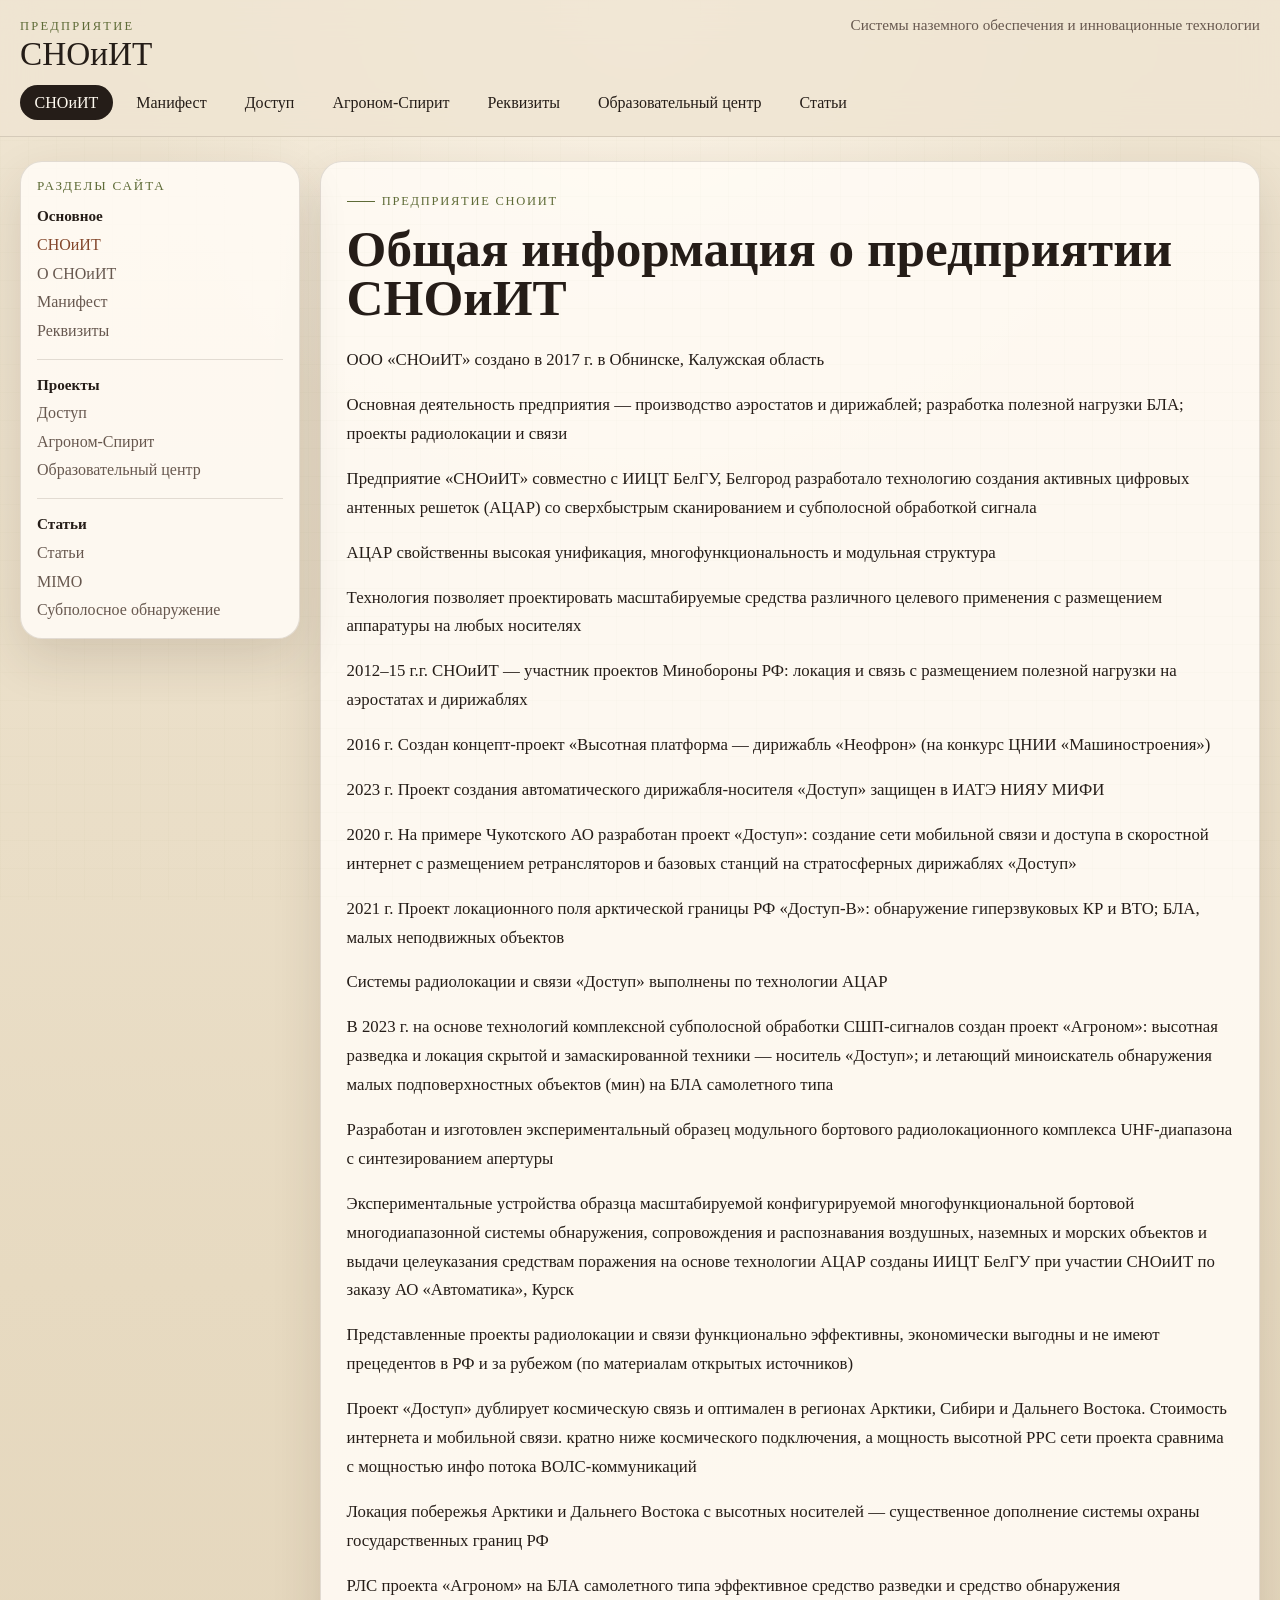
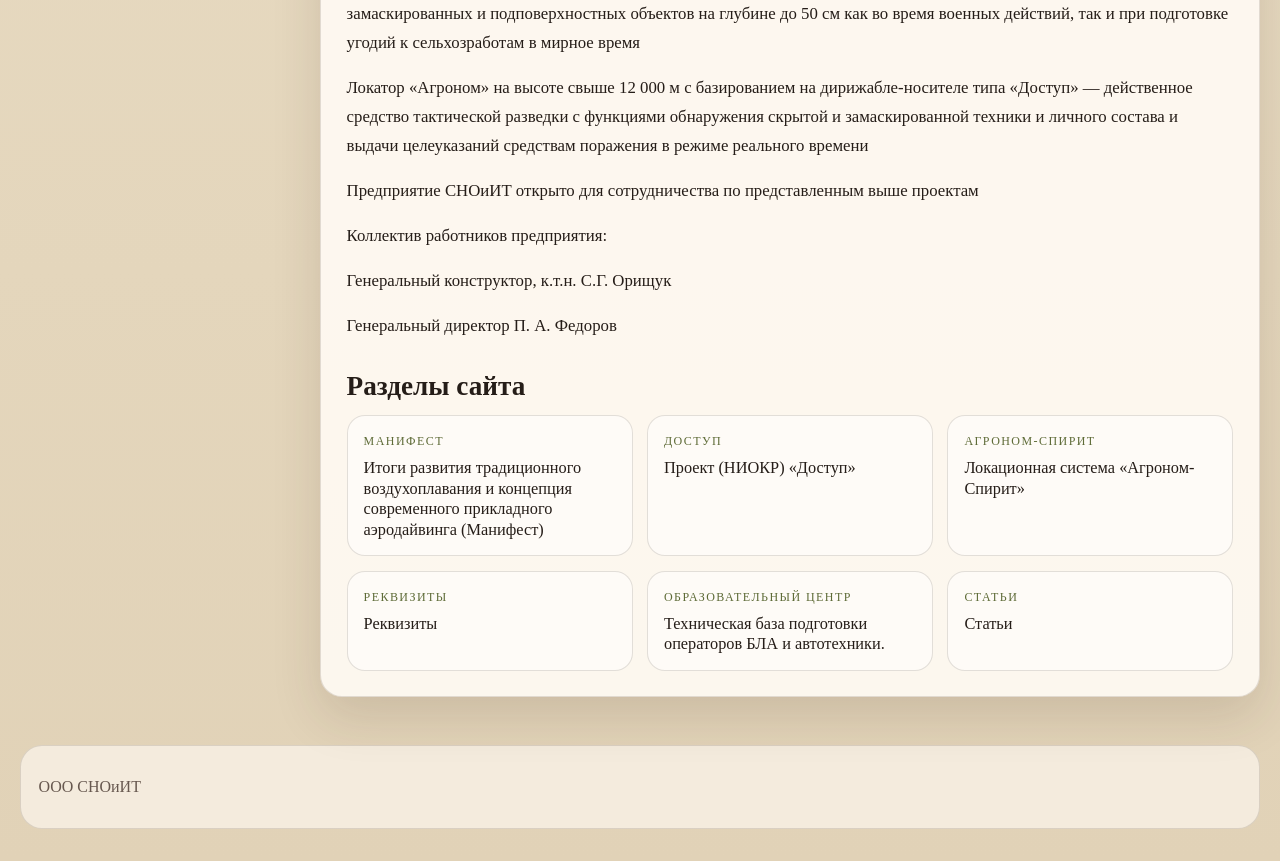
<file: index.html>
<!doctype html>
<html lang="ru">
  <head>
    <meta charset="utf-8">
    <meta name="viewport" content="width=device-width, initial-scale=1">
    <title>Общая информация о предприятии СНОиИТ | Предприятие СНОиИТ</title>
    <meta name="description" content="Общая информация о предприятии СНОиИТ">
    <link rel="icon" href="assets/site/favicon_0.ico">
    <link rel="stylesheet" href="style.css">
  </head>
  <body>
    <a class="skip-link" href="#main-content">Перейти к содержимому</a>
    <header class="site-header">
      <div class="header-inner">
        <div class="brand-row">
          <a class="brand" href="index.html">
            <span class="brand-mark">Предприятие</span>
            <span class="brand-name">СНОиИТ</span>
          </a>
          <div class="brand-note">Системы наземного обеспечения и инновационные технологии</div>
        </div>
        <nav class="top-nav" aria-label="Основная навигация">
          <a class="active" href="index.html">СНОиИТ</a>
<a href="manifest.html">Манифест</a>
<a href="dostup.html">Доступ</a>
<a href="agronom-spirit.html">Агроном-Спирит</a>
<a href="rekvizity.html">Реквизиты</a>
<a href="education-center.html">Образовательный центр</a>
<a href="articles.html">Статьи</a>
        </nav>
      </div>
    </header>
    <main class="layout">
      <aside class="sidebar" aria-label="Разделы сайта">
        <div class="sidebar-card">
          <p class="sidebar-title">Разделы сайта</p>
          <section class="sidebar-group">
<h3>Основное</h3>
<ul>
<li><a class="active" href="index.html">СНОиИТ</a></li>
<li><a href="about-snoiit.html">О СНОиИТ</a></li>
<li><a href="manifest.html">Манифест</a></li>
<li><a href="rekvizity.html">Реквизиты</a></li>
</ul>
</section>
<section class="sidebar-group">
<h3>Проекты</h3>
<ul>
<li><a href="dostup.html">Доступ</a></li>
<li><a href="agronom-spirit.html">Агроном-Спирит</a></li>
<li><a href="education-center.html">Образовательный центр</a></li>
</ul>
</section>
<section class="sidebar-group">
<h3>Статьи</h3>
<ul>
<li><a href="articles.html">Статьи</a></li>
<li><a href="article-mimo.html">MIMO</a></li>
<li><a href="article-subband-detection.html">Субполосное обнаружение</a></li>
</ul>
</section>
        </div>
      </aside>
      <section class="page-card" id="main-content">
        <p class="eyebrow">Предприятие СНОиИТ</p>
        <h1>Общая информация о предприятии СНОиИТ</h1>
        
        <article class="prose">
          <p>ООО «СНОиИТ» создано в 2017 г. в Обнинске, Калужская область</p>
<p>Основная деятельность предприятия — производство аэростатов и дирижаблей; разработка полезной нагрузки БЛА; проекты радиолокации и связи</p>
<p>Предприятие «СНОиИТ» совместно с ИИЦТ БелГУ, Белгород разработало технологию создания активных цифровых антенных решеток (АЦАР) со сверхбыстрым сканированием и субполосной обработкой сигнала</p>
<p>АЦАР свойственны высокая унификация, многофункциональность и модульная структура</p>
<p>Технология позволяет проектировать масштабируемые средства различного целевого применения с размещением аппаратуры на любых носителях</p>
<p>2012–15 г.г. СНОиИТ — участник проектов Минобороны РФ: локация и связь с размещением полезной нагрузки на аэростатах и дирижаблях</p>
<p>2016 г. Создан концепт-проект «Высотная платформа — дирижабль «Неофрон» (на конкурс ЦНИИ «Машиностроения»)</p>
<p>2023 г. Проект создания автоматического дирижабля-носителя «Доступ» защищен в ИАТЭ НИЯУ МИФИ</p>
<p>2020 г. На примере Чукотского АО разработан проект «Доступ»: создание сети мобильной связи и доступа в скоростной интернет с размещением ретрансляторов и базовых станций на стратосферных дирижаблях «Доступ»</p>
<p>2021 г. Проект локационного поля арктической границы РФ «Доступ-В»: обнаружение гиперзвуковых КР и ВТО; БЛА, малых неподвижных объектов</p>
<p>Системы радиолокации и связи «Доступ» выполнены по технологии АЦАР</p>
<p>В 2023 г. на основе технологий комплексной субполосной обработки СШП-сигналов создан проект «Агроном»: высотная разведка и локация скрытой и замаскированной техники — носитель «Доступ»; и летающий миноискатель обнаружения малых подповерхностных объектов (мин) на БЛА самолетного типа</p>
<p>Разработан и изготовлен экспериментальный образец модульного бортового радиолокационного комплекса UHF-диапазона с синтезированием апертуры</p>
<p>Экспериментальные устройства образца масштабируемой конфигурируемой многофункциональной бортовой многодиапазонной системы обнаружения, сопровождения и распознавания воздушных, наземных и морских объектов и выдачи целеуказания средствам поражения на основе технологии АЦАР созданы ИИЦТ БелГУ при участии СНОиИТ по заказу АО «Автоматика», Курск</p>
<p>Представленные проекты радиолокации и связи функционально эффективны, экономически выгодны и не имеют прецедентов в РФ и за рубежом (по материалам открытых источников)</p>
<p>Проект «Доступ» дублирует космическую связь и оптимален в регионах Арктики, Сибири и Дальнего Востока. Стоимость интернета и мобильной связи. кратно ниже космического подключения, а мощность высотной РРС сети проекта сравнима с мощностью инфо потока ВОЛС-коммуникаций</p>
<p>Локация побережья Арктики и Дальнего Востока с высотных носителей — существенное дополнение системы охраны государственных границ РФ</p>
<p>РЛС проекта «Агроном» на БЛА самолетного типа эффективное средство разведки и средство обнаружения замаскированных и подповерхностных объектов на глубине до 50 см как во время военных действий, так и при подготовке угодий к сельхозработам в мирное время</p>
<p>Локатор «Агроном» на высоте свыше 12 000 м с базированием на дирижабле-носителе типа «Доступ» — действенное средство тактической разведки с функциями обнаружения скрытой и замаскированной техники и личного состава и выдачи целеуказаний средствам поражения в режиме реального времени</p>
<p>Предприятие СНОиИТ открыто для сотрудничества по представленным выше проектам</p>
<p>Коллектив работников предприятия:</p>
<p>Генеральный конструктор, к.т.н. С.Г. Орищук</p>
<p>Генеральный директор П. А. Федоров</p>
<section class="cards">
<h2>Разделы сайта</h2>
<div class="cards-grid">
<a class="mini-card" href="manifest.html">
<span class="kicker">Манифест</span>
<span class="title">Итоги развития традиционного воздухоплавания и концепция современного прикладного аэродайвинга (Манифест)</span>
</a>
<a class="mini-card" href="dostup.html">
<span class="kicker">Доступ</span>
<span class="title">Проект (НИОКР) «Доступ»</span>
</a>
<a class="mini-card" href="agronom-spirit.html">
<span class="kicker">Агроном-Спирит</span>
<span class="title">Локационная система «Агроном-Спирит»</span>
</a>
<a class="mini-card" href="rekvizity.html">
<span class="kicker">Реквизиты</span>
<span class="title">Реквизиты</span>
</a>
<a class="mini-card" href="education-center.html">
<span class="kicker">Образовательный центр</span>
<span class="title">Техническая база подготовки операторов БЛА и автотехники.</span>
</a>
<a class="mini-card" href="articles.html">
<span class="kicker">Статьи</span>
<span class="title">Статьи</span>
</a>
</div>
</section>
        </article>
      </section>
    </main>
    <footer class="site-footer">
      <div class="footer-card">
        <p>ООО СНОиИТ</p>
      </div>
    </footer>
  </body>
</html>
</file>
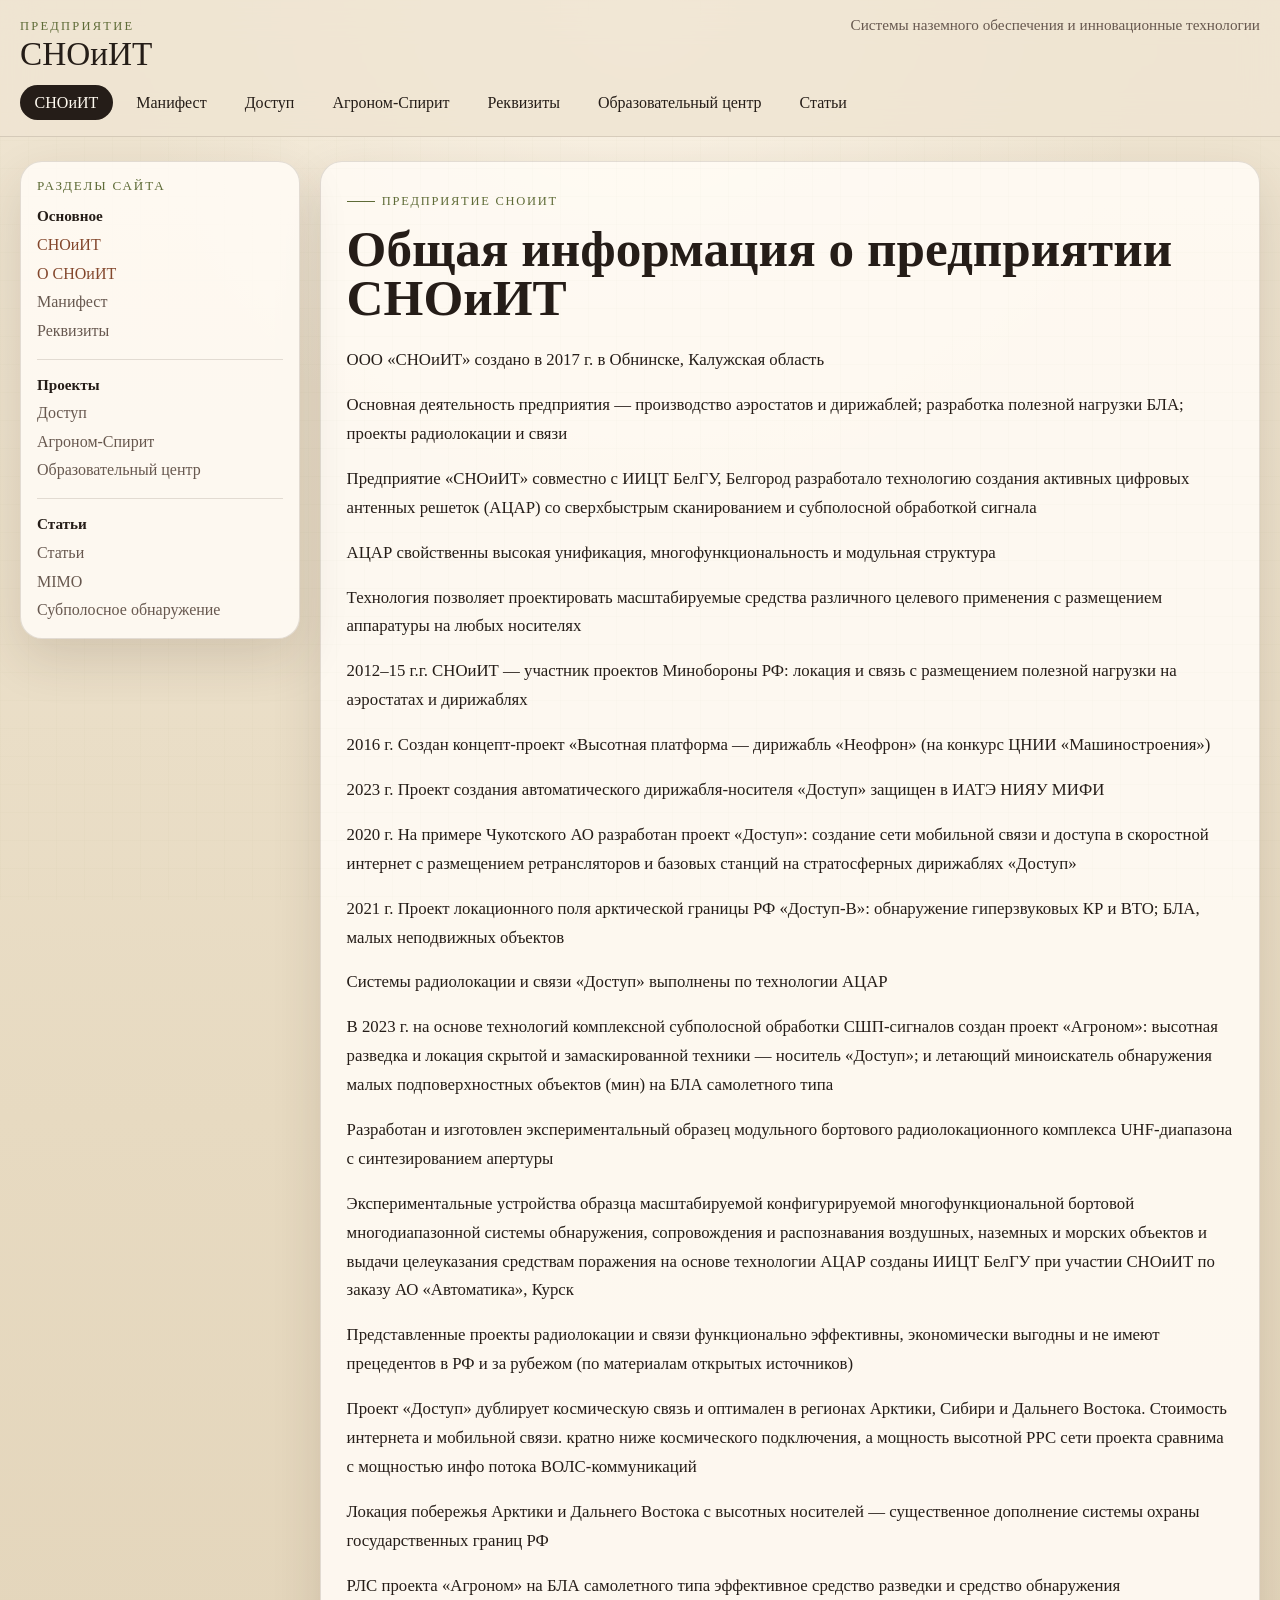
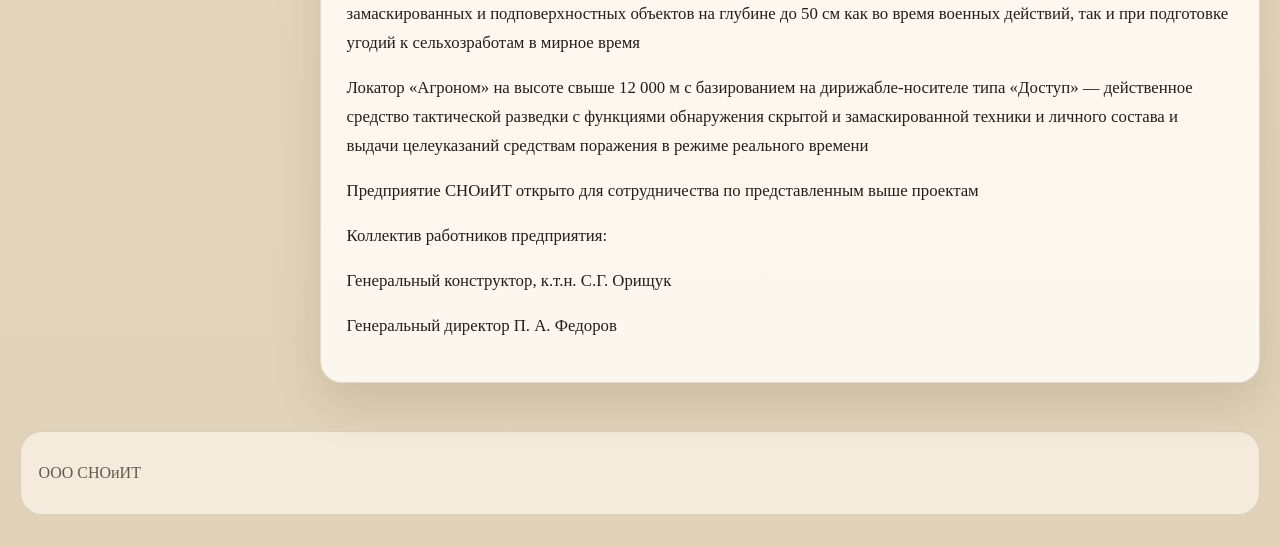
<file: about-snoiit.html>
<!doctype html>
<html lang="ru">
  <head>
    <meta charset="utf-8">
    <meta name="viewport" content="width=device-width, initial-scale=1">
    <title>Общая информация о предприятии СНОиИТ | Предприятие СНОиИТ</title>
    <meta name="description" content="Общая информация о предприятии СНОиИТ">
    <link rel="icon" href="assets/site/favicon_0.ico">
    <link rel="stylesheet" href="style.css">
  </head>
  <body>
    <a class="skip-link" href="#main-content">Перейти к содержимому</a>
    <header class="site-header">
      <div class="header-inner">
        <div class="brand-row">
          <a class="brand" href="index.html">
            <span class="brand-mark">Предприятие</span>
            <span class="brand-name">СНОиИТ</span>
          </a>
          <div class="brand-note">Системы наземного обеспечения и инновационные технологии</div>
        </div>
        <nav class="top-nav" aria-label="Основная навигация">
          <a class="active" href="index.html">СНОиИТ</a>
<a href="manifest.html">Манифест</a>
<a href="dostup.html">Доступ</a>
<a href="agronom-spirit.html">Агроном-Спирит</a>
<a href="rekvizity.html">Реквизиты</a>
<a href="education-center.html">Образовательный центр</a>
<a href="articles.html">Статьи</a>
        </nav>
      </div>
    </header>
    <main class="layout">
      <aside class="sidebar" aria-label="Разделы сайта">
        <div class="sidebar-card">
          <p class="sidebar-title">Разделы сайта</p>
          <section class="sidebar-group">
<h3>Основное</h3>
<ul>
<li><a class="active" href="index.html">СНОиИТ</a></li>
<li><a class="active" href="about-snoiit.html">О СНОиИТ</a></li>
<li><a href="manifest.html">Манифест</a></li>
<li><a href="rekvizity.html">Реквизиты</a></li>
</ul>
</section>
<section class="sidebar-group">
<h3>Проекты</h3>
<ul>
<li><a href="dostup.html">Доступ</a></li>
<li><a href="agronom-spirit.html">Агроном-Спирит</a></li>
<li><a href="education-center.html">Образовательный центр</a></li>
</ul>
</section>
<section class="sidebar-group">
<h3>Статьи</h3>
<ul>
<li><a href="articles.html">Статьи</a></li>
<li><a href="article-mimo.html">MIMO</a></li>
<li><a href="article-subband-detection.html">Субполосное обнаружение</a></li>
</ul>
</section>
        </div>
      </aside>
      <section class="page-card" id="main-content">
        <p class="eyebrow">Предприятие СНОиИТ</p>
        <h1>Общая информация о предприятии СНОиИТ</h1>
        
        <article class="prose">
          <p>ООО «СНОиИТ» создано в 2017 г. в Обнинске, Калужская область</p>
<p>Основная деятельность предприятия — производство аэростатов и дирижаблей; разработка полезной нагрузки БЛА; проекты радиолокации и связи</p>
<p>Предприятие «СНОиИТ» совместно с ИИЦТ БелГУ, Белгород разработало технологию создания активных цифровых антенных решеток (АЦАР) со сверхбыстрым сканированием и субполосной обработкой сигнала</p>
<p>АЦАР свойственны высокая унификация, многофункциональность и модульная структура</p>
<p>Технология позволяет проектировать масштабируемые средства различного целевого применения с размещением аппаратуры на любых носителях</p>
<p>2012–15 г.г. СНОиИТ — участник проектов Минобороны РФ: локация и связь с размещением полезной нагрузки на аэростатах и дирижаблях</p>
<p>2016 г. Создан концепт-проект «Высотная платформа — дирижабль «Неофрон» (на конкурс ЦНИИ «Машиностроения»)</p>
<p>2023 г. Проект создания автоматического дирижабля-носителя «Доступ» защищен в ИАТЭ НИЯУ МИФИ</p>
<p>2020 г. На примере Чукотского АО разработан проект «Доступ»: создание сети мобильной связи и доступа в скоростной интернет с размещением ретрансляторов и базовых станций на стратосферных дирижаблях «Доступ»</p>
<p>2021 г. Проект локационного поля арктической границы РФ «Доступ-В»: обнаружение гиперзвуковых КР и ВТО; БЛА, малых неподвижных объектов</p>
<p>Системы радиолокации и связи «Доступ» выполнены по технологии АЦАР</p>
<p>В 2023 г. на основе технологий комплексной субполосной обработки СШП-сигналов создан проект «Агроном»: высотная разведка и локация скрытой и замаскированной техники — носитель «Доступ»; и летающий миноискатель обнаружения малых подповерхностных объектов (мин) на БЛА самолетного типа</p>
<p>Разработан и изготовлен экспериментальный образец модульного бортового радиолокационного комплекса UHF-диапазона с синтезированием апертуры</p>
<p>Экспериментальные устройства образца масштабируемой конфигурируемой многофункциональной бортовой многодиапазонной системы обнаружения, сопровождения и распознавания воздушных, наземных и морских объектов и выдачи целеуказания средствам поражения на основе технологии АЦАР созданы ИИЦТ БелГУ при участии СНОиИТ по заказу АО «Автоматика», Курск</p>
<p>Представленные проекты радиолокации и связи функционально эффективны, экономически выгодны и не имеют прецедентов в РФ и за рубежом (по материалам открытых источников)</p>
<p>Проект «Доступ» дублирует космическую связь и оптимален в регионах Арктики, Сибири и Дальнего Востока. Стоимость интернета и мобильной связи. кратно ниже космического подключения, а мощность высотной РРС сети проекта сравнима с мощностью инфо потока ВОЛС-коммуникаций</p>
<p>Локация побережья Арктики и Дальнего Востока с высотных носителей — существенное дополнение системы охраны государственных границ РФ</p>
<p>РЛС проекта «Агроном» на БЛА самолетного типа эффективное средство разведки и средство обнаружения замаскированных и подповерхностных объектов на глубине до 50 см как во время военных действий, так и при подготовке угодий к сельхозработам в мирное время</p>
<p>Локатор «Агроном» на высоте свыше 12 000 м с базированием на дирижабле-носителе типа «Доступ» — действенное средство тактической разведки с функциями обнаружения скрытой и замаскированной техники и личного состава и выдачи целеуказаний средствам поражения в режиме реального времени</p>
<p>Предприятие СНОиИТ открыто для сотрудничества по представленным выше проектам</p>
<p>Коллектив работников предприятия:</p>
<p>Генеральный конструктор, к.т.н. С.Г. Орищук</p>
<p>Генеральный директор П. А. Федоров</p>
        </article>
      </section>
    </main>
    <footer class="site-footer">
      <div class="footer-card">
        <p>ООО СНОиИТ</p>
      </div>
    </footer>
  </body>
</html>
</file>
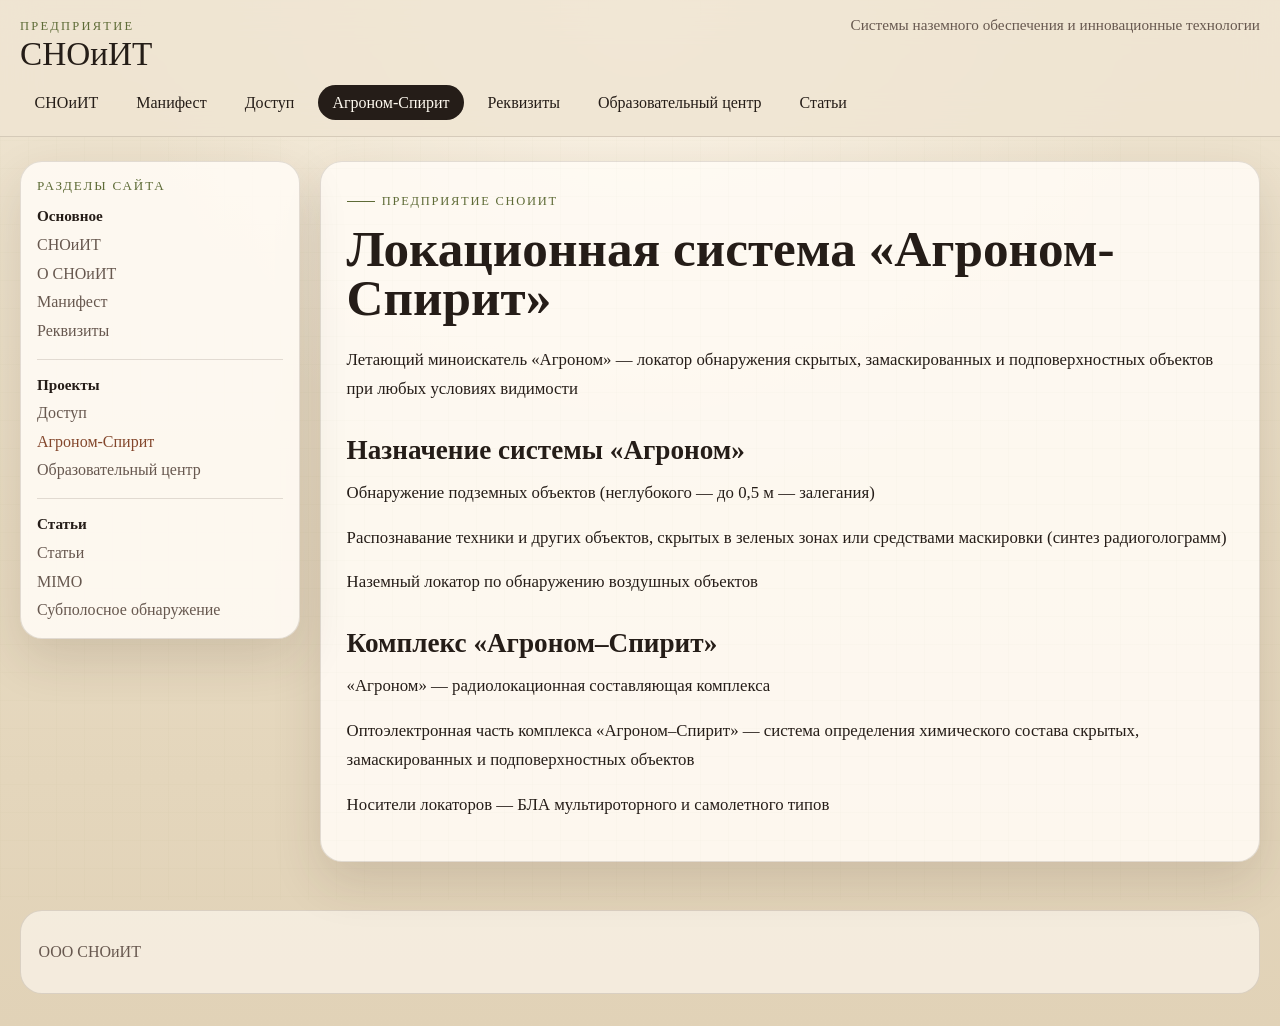
<file: agronom-spirit.html>
<!doctype html>
<html lang="ru">
  <head>
    <meta charset="utf-8">
    <meta name="viewport" content="width=device-width, initial-scale=1">
    <title>Локационная система «Агроном-Спирит» | Предприятие СНОиИТ</title>
    <meta name="description" content="Локационная система «Агроном-Спирит»">
    <link rel="icon" href="assets/site/favicon_0.ico">
    <link rel="stylesheet" href="style.css">
  </head>
  <body>
    <a class="skip-link" href="#main-content">Перейти к содержимому</a>
    <header class="site-header">
      <div class="header-inner">
        <div class="brand-row">
          <a class="brand" href="index.html">
            <span class="brand-mark">Предприятие</span>
            <span class="brand-name">СНОиИТ</span>
          </a>
          <div class="brand-note">Системы наземного обеспечения и инновационные технологии</div>
        </div>
        <nav class="top-nav" aria-label="Основная навигация">
          <a href="index.html">СНОиИТ</a>
<a href="manifest.html">Манифест</a>
<a href="dostup.html">Доступ</a>
<a class="active" href="agronom-spirit.html">Агроном-Спирит</a>
<a href="rekvizity.html">Реквизиты</a>
<a href="education-center.html">Образовательный центр</a>
<a href="articles.html">Статьи</a>
        </nav>
      </div>
    </header>
    <main class="layout">
      <aside class="sidebar" aria-label="Разделы сайта">
        <div class="sidebar-card">
          <p class="sidebar-title">Разделы сайта</p>
          <section class="sidebar-group">
<h3>Основное</h3>
<ul>
<li><a href="index.html">СНОиИТ</a></li>
<li><a href="about-snoiit.html">О СНОиИТ</a></li>
<li><a href="manifest.html">Манифест</a></li>
<li><a href="rekvizity.html">Реквизиты</a></li>
</ul>
</section>
<section class="sidebar-group">
<h3>Проекты</h3>
<ul>
<li><a href="dostup.html">Доступ</a></li>
<li><a class="active" href="agronom-spirit.html">Агроном-Спирит</a></li>
<li><a href="education-center.html">Образовательный центр</a></li>
</ul>
</section>
<section class="sidebar-group">
<h3>Статьи</h3>
<ul>
<li><a href="articles.html">Статьи</a></li>
<li><a href="article-mimo.html">MIMO</a></li>
<li><a href="article-subband-detection.html">Субполосное обнаружение</a></li>
</ul>
</section>
        </div>
      </aside>
      <section class="page-card" id="main-content">
        <p class="eyebrow">Предприятие СНОиИТ</p>
        <h1>Локационная система «Агроном-Спирит»</h1>
        
        <article class="prose">
          <p>Летающий миноискатель «Агроном» — локатор обнаружения скрытых, замаскированных и подповерхностных объектов при любых условиях видимости</p>
<h2><strong>Назначение системы «Агроном»</strong></h2>
<p>Обнаружение подземных объектов (неглубокого — до 0,5 м — залегания)</p>
<p>Распознавание техники и других объектов, скрытых в зеленых зонах или средствами маскировки (синтез радиоголограмм)</p>
<p>Наземный локатор по обнаружению воздушных объектов</p>
<h2><strong>Комплекс «Агроном–Спирит»</strong></h2>
<p>«Агроном» — радиолокационная составляющая комплекса</p>
<p>Оптоэлектронная часть комплекса «Агроном–Спирит» — система определения химического состава скрытых, замаскированных и подповерхностных объектов</p>
<p>Носители локаторов — БЛА мультироторного и самолетного типов</p>
        </article>
      </section>
    </main>
    <footer class="site-footer">
      <div class="footer-card">
        <p>ООО СНОиИТ</p>
      </div>
    </footer>
  </body>
</html>
</file>
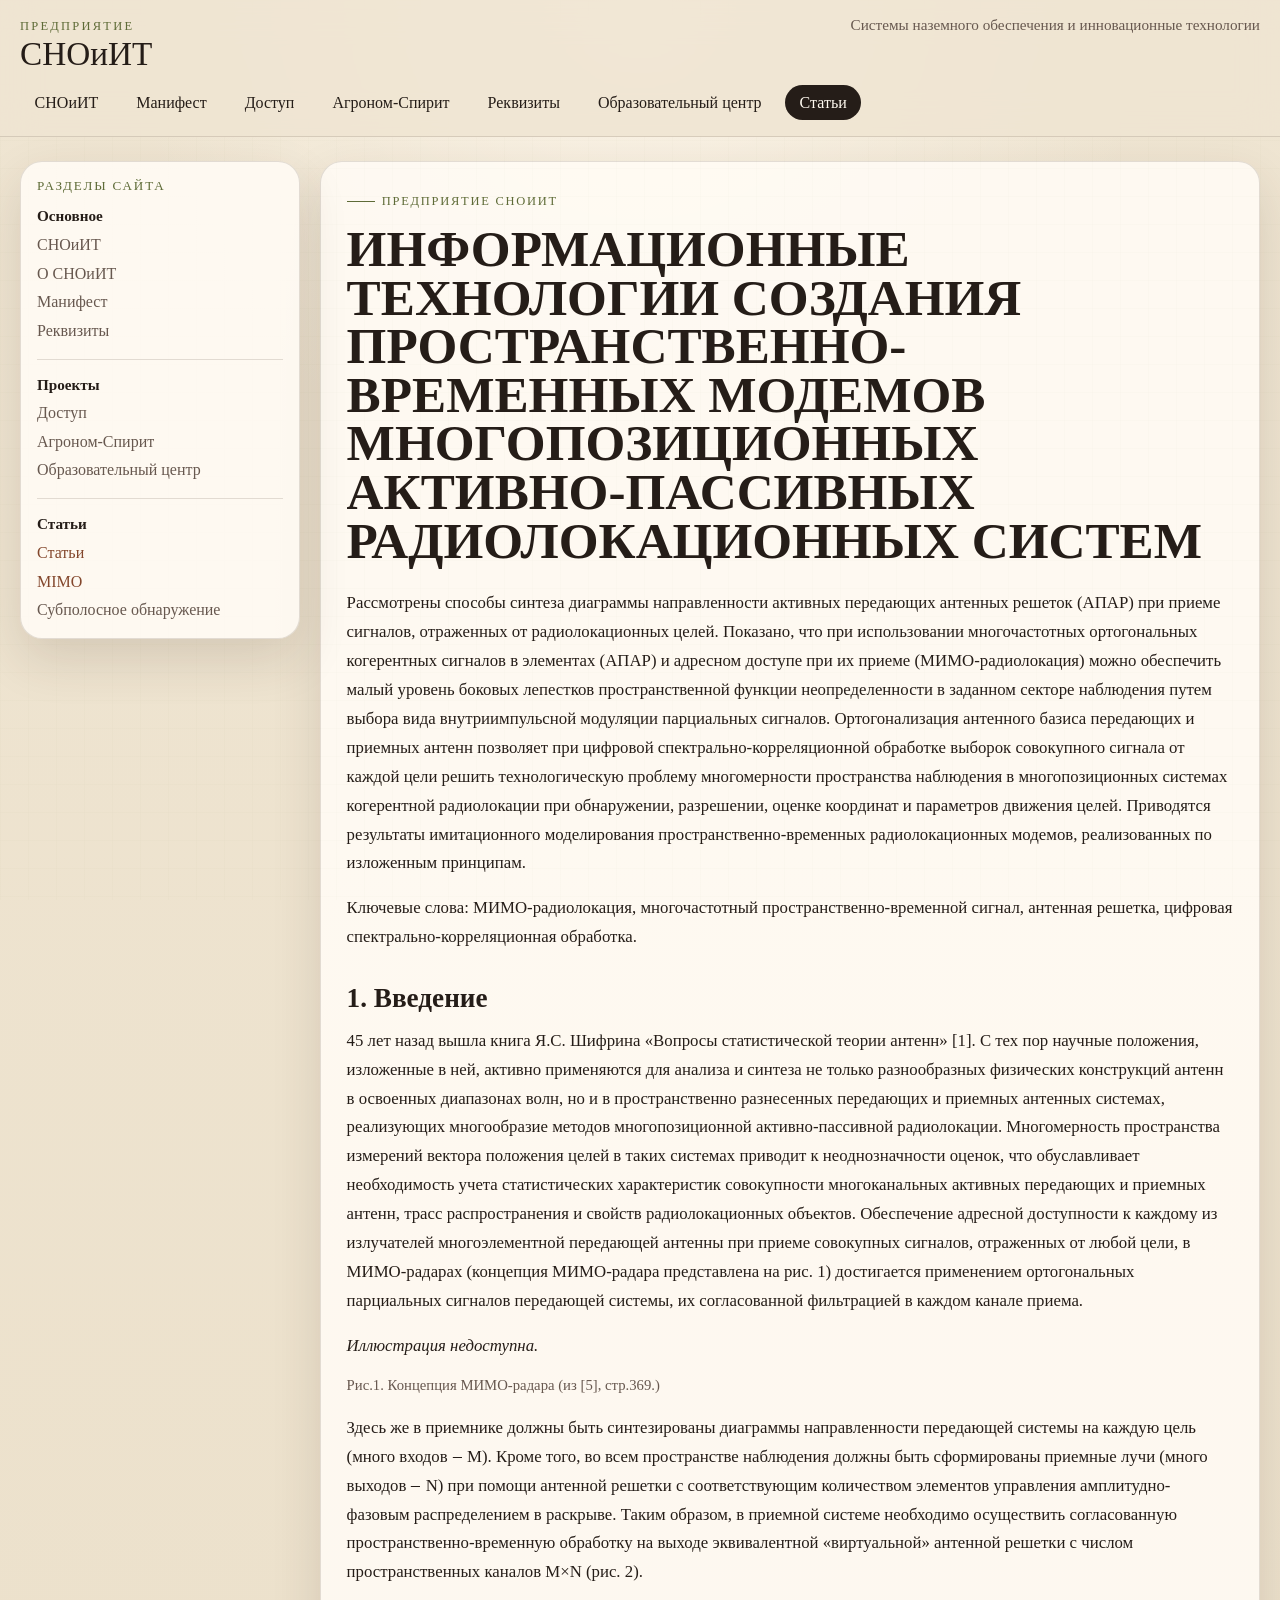
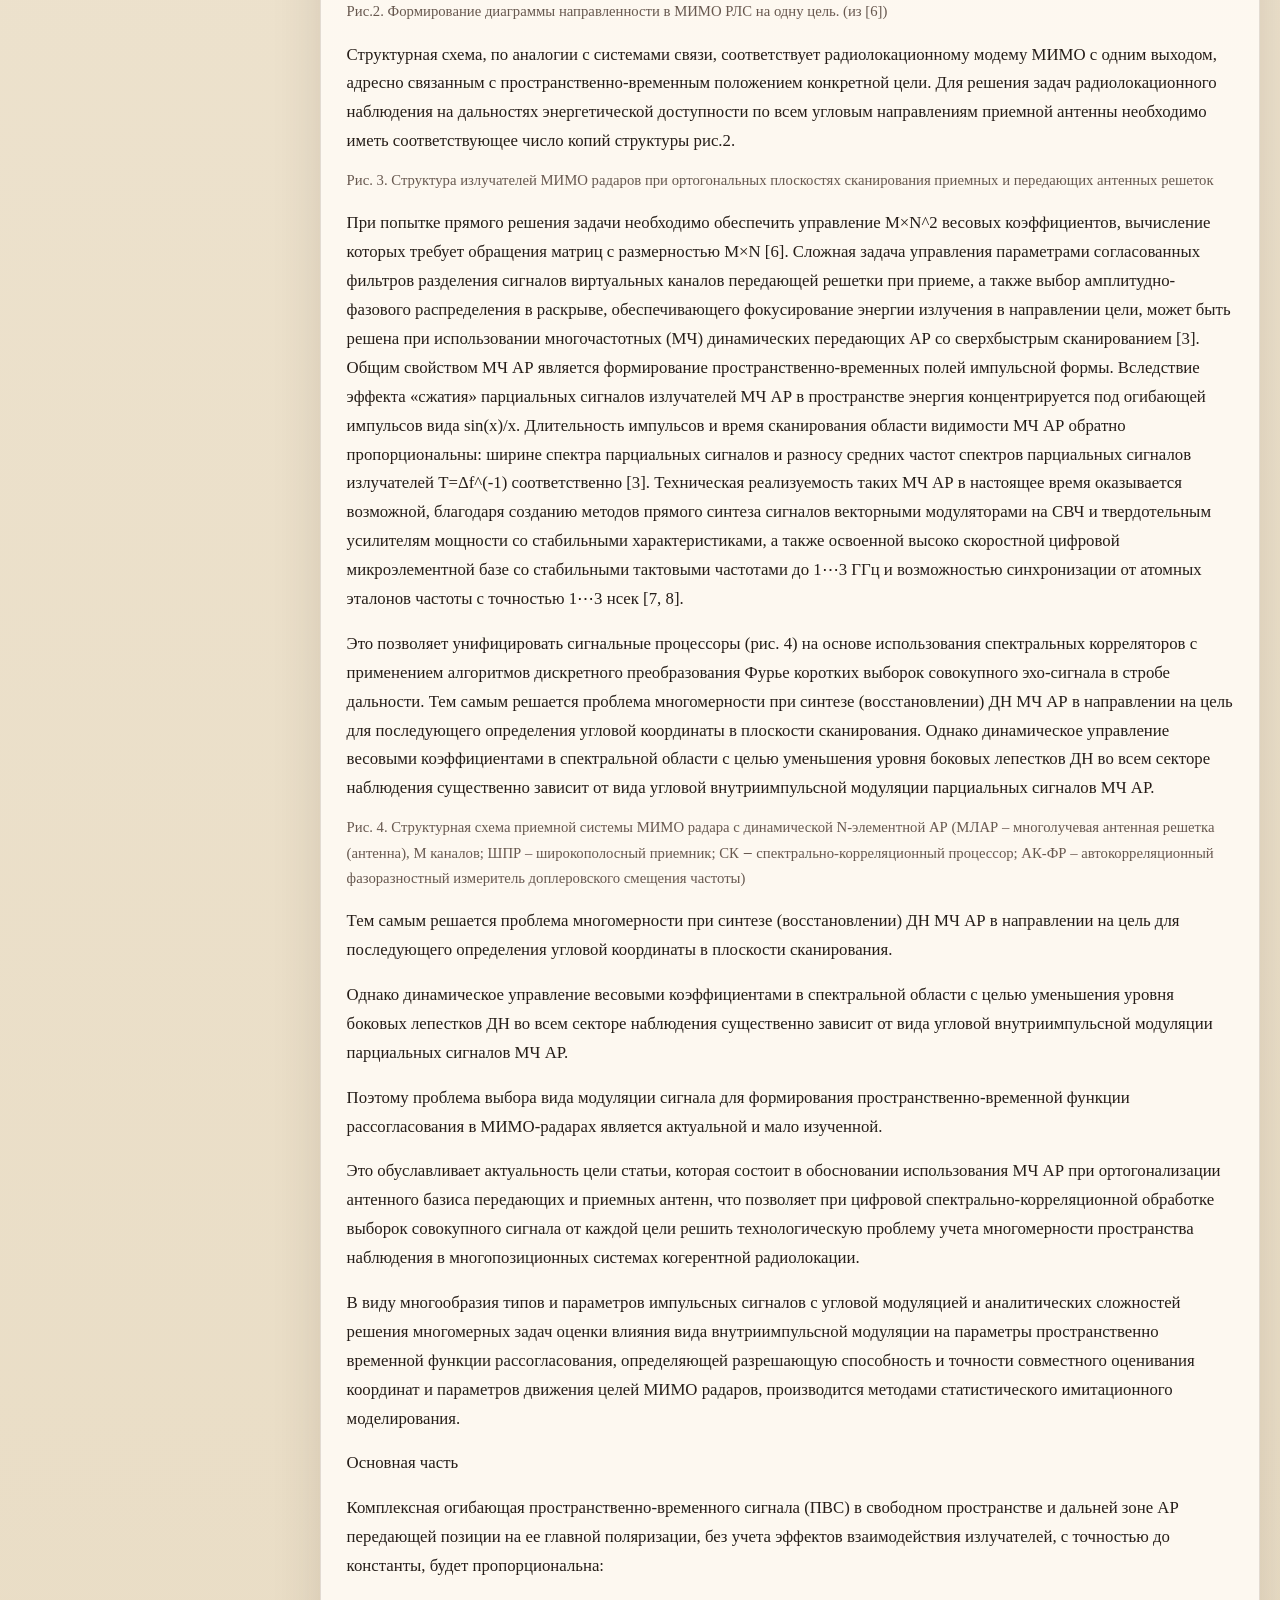
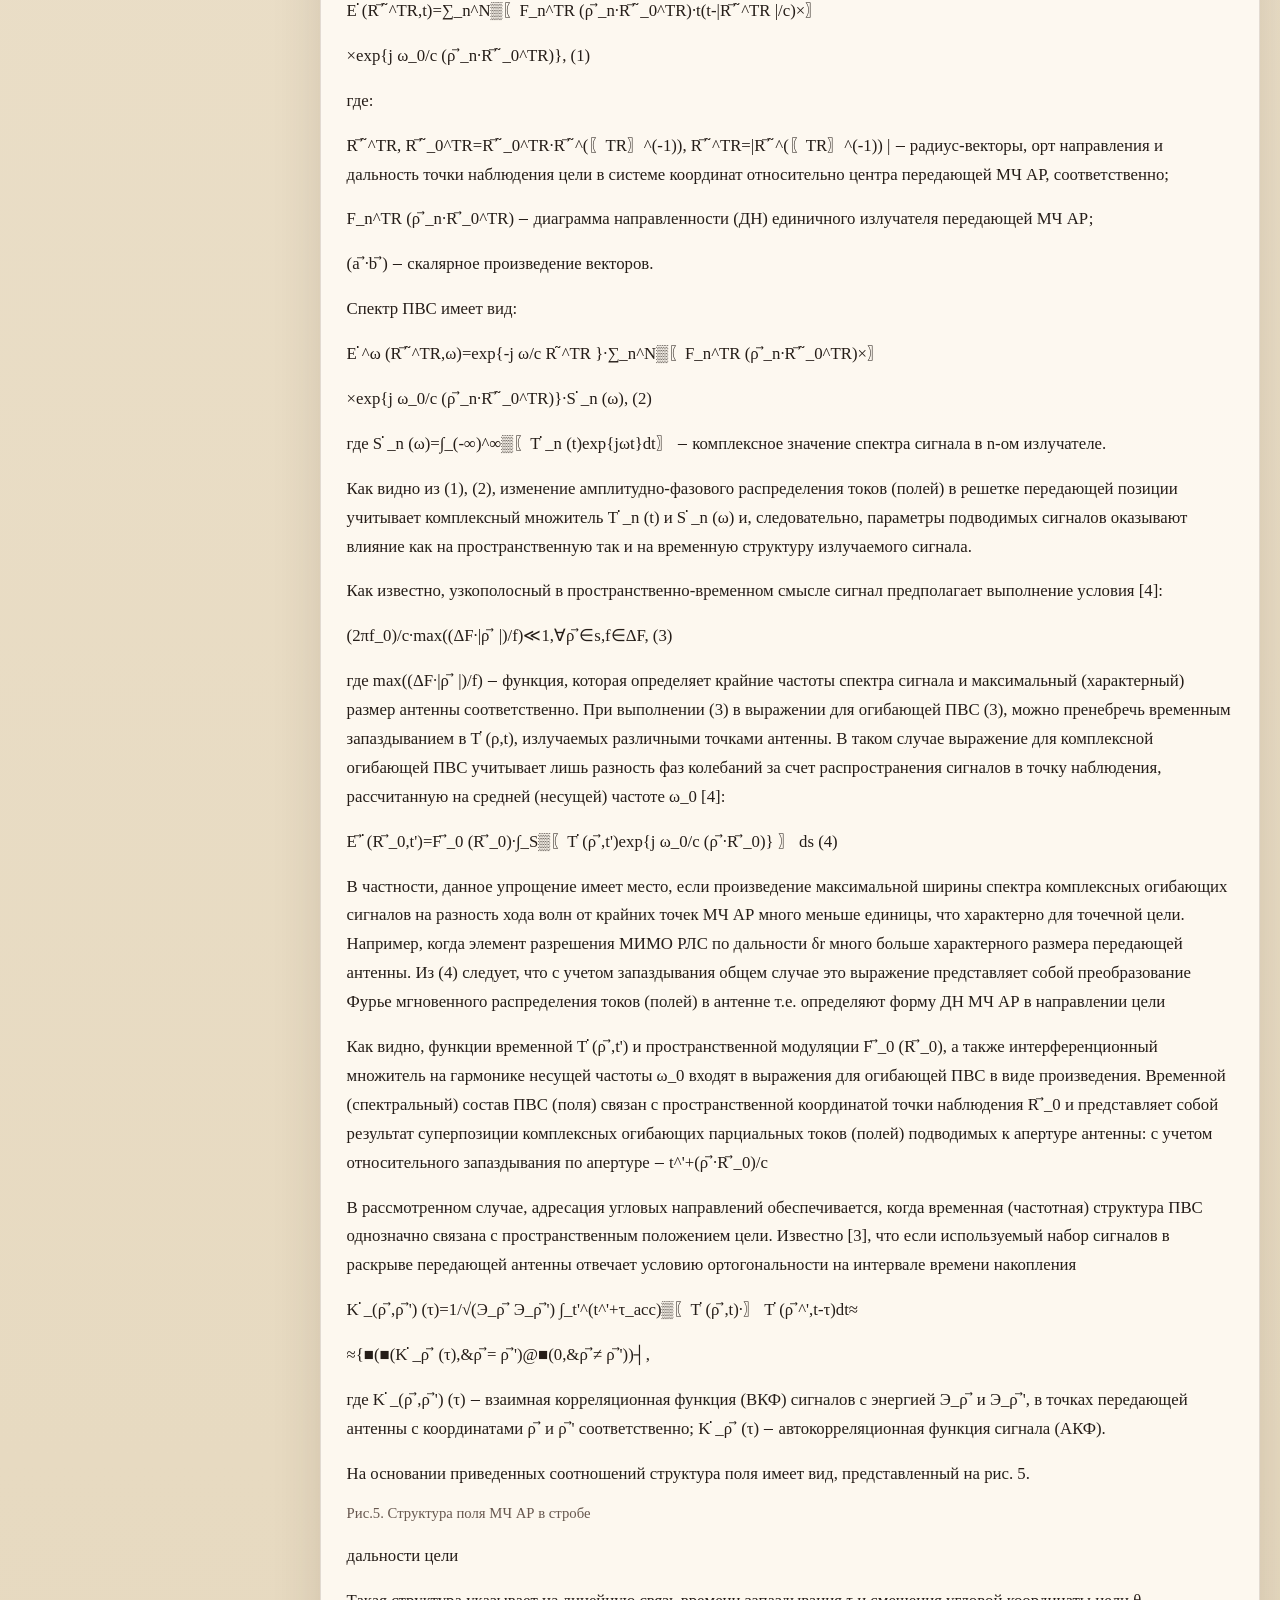
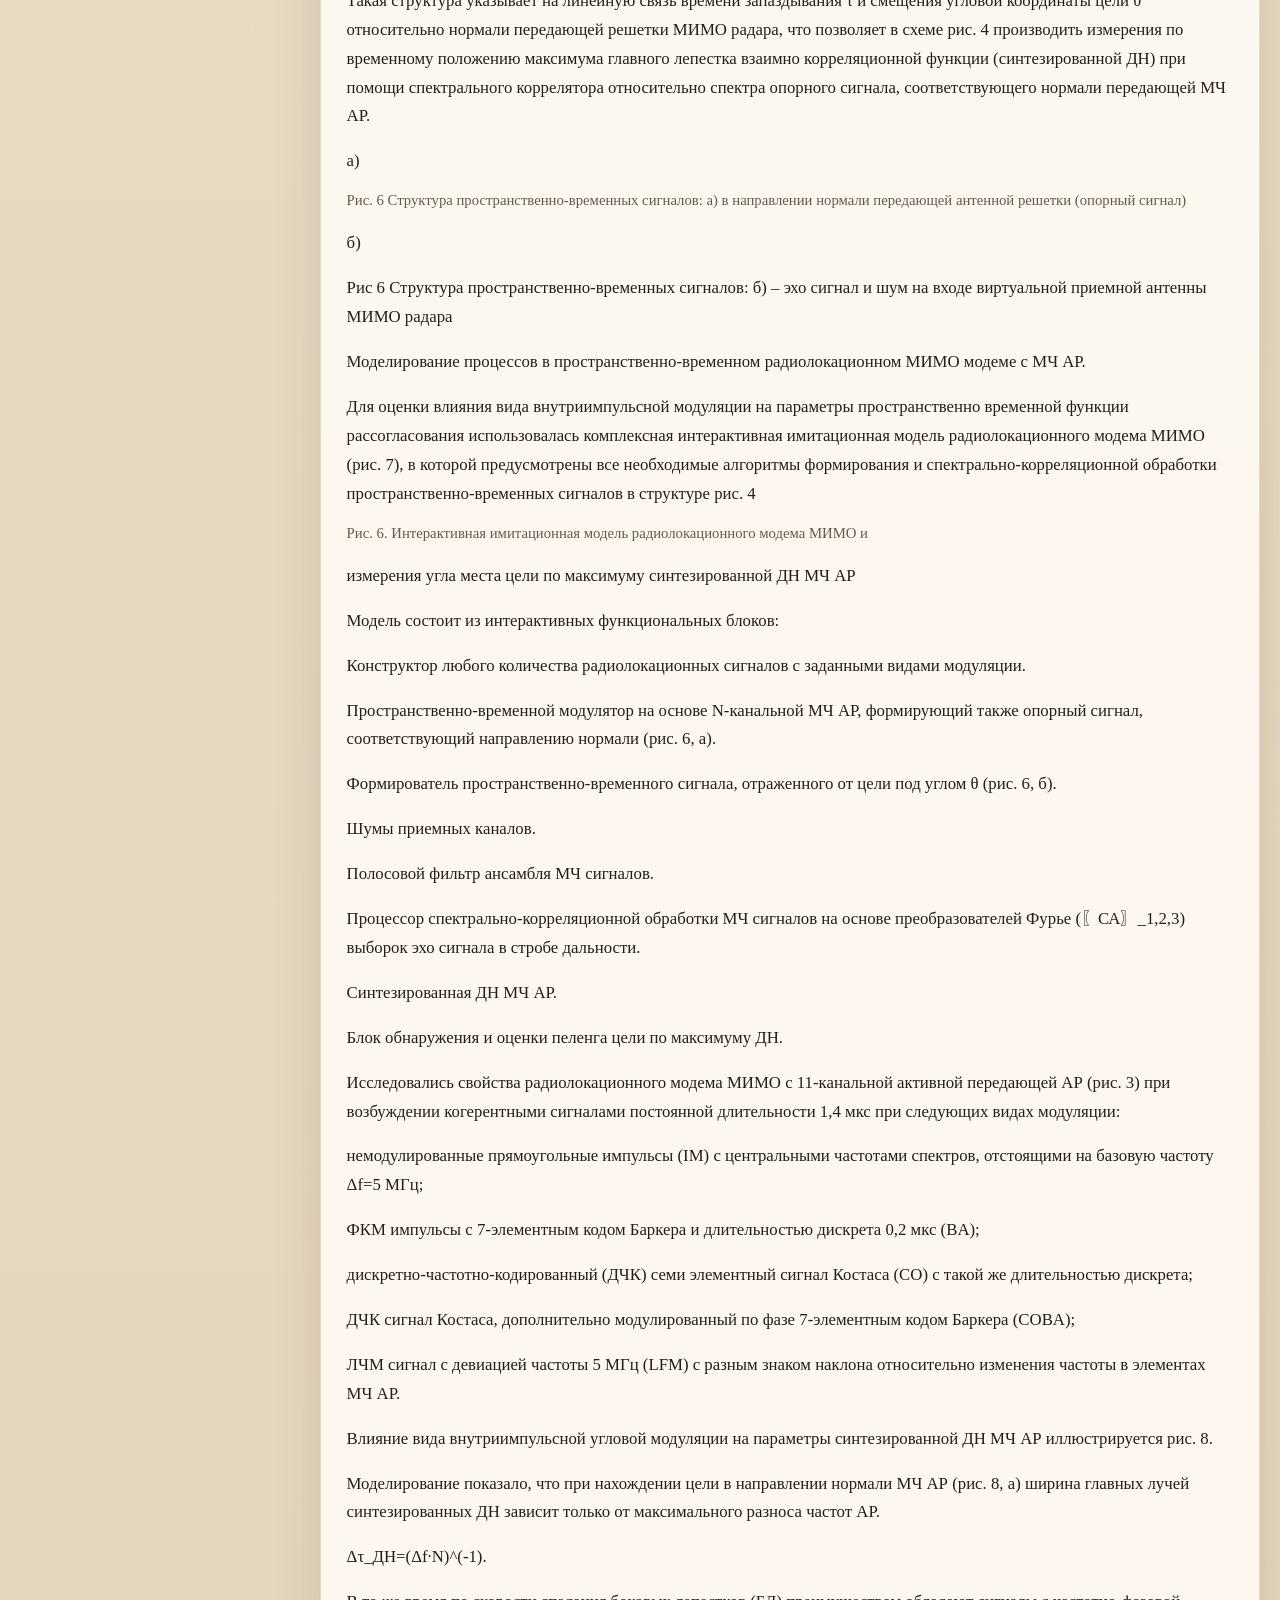
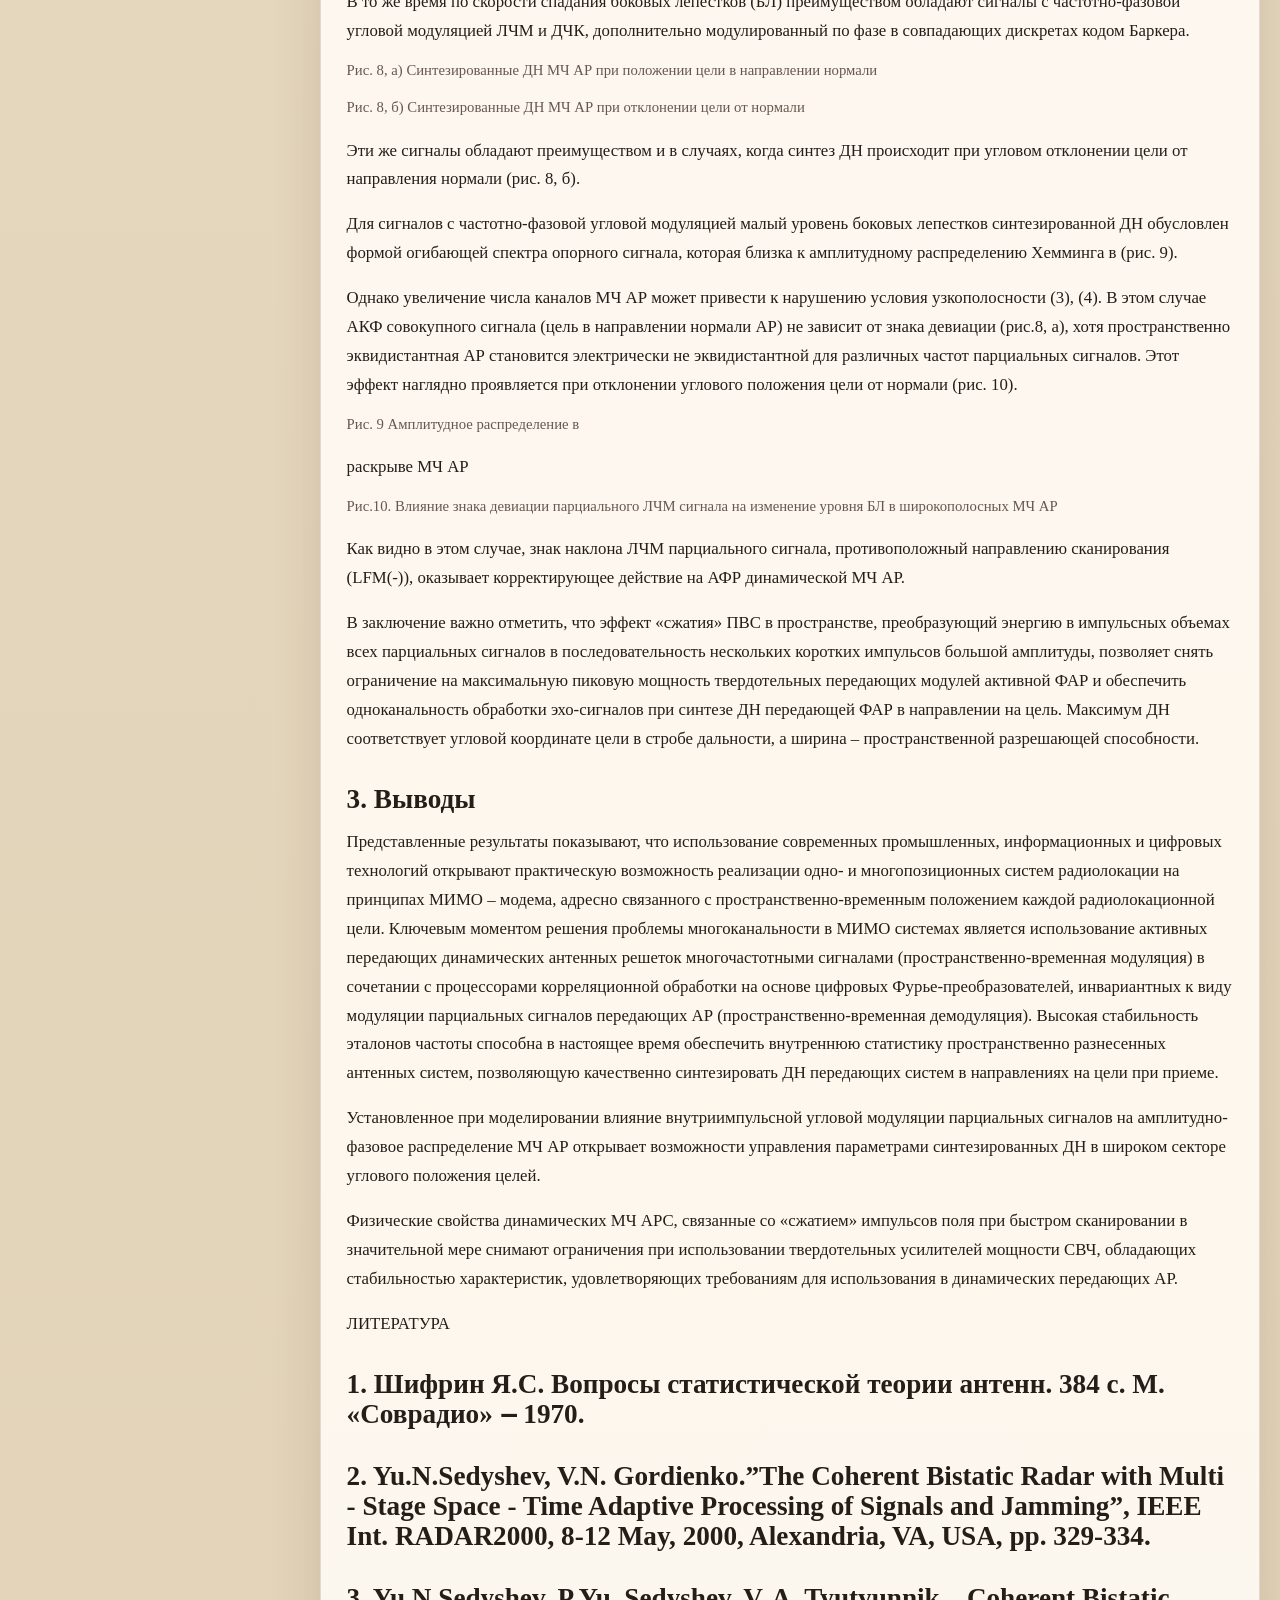
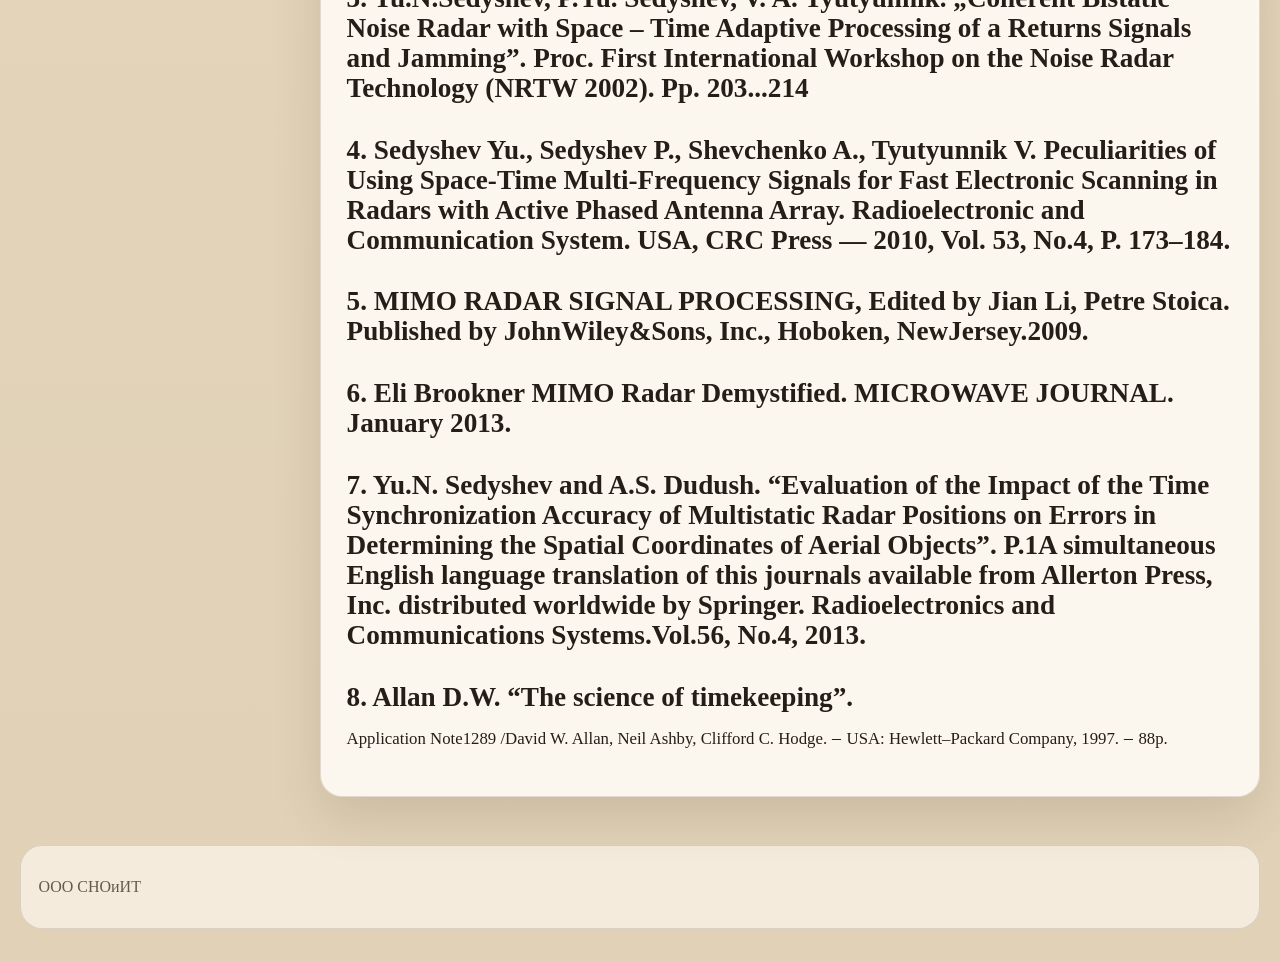
<file: article-mimo.html>
<!doctype html>
<html lang="ru">
  <head>
    <meta charset="utf-8">
    <meta name="viewport" content="width=device-width, initial-scale=1">
    <title>ИНФОРМАЦИОННЫЕ ТЕХНОЛОГИИ СОЗДАНИЯ ПРОСТРАНСТВЕННО-ВРЕМЕННЫХ МОДЕМОВ МНОГОПОЗИЦИОННЫХ АКТИВНО-ПАССИВНЫХ РАДИОЛОКАЦИОННЫХ СИСТЕМ | Предприятие СНОиИТ</title>
    <meta name="description" content="ИНФОРМАЦИОННЫЕ ТЕХНОЛОГИИ СОЗДАНИЯ ПРОСТРАНСТВЕННО-ВРЕМЕННЫХ МОДЕМОВ МНОГОПОЗИЦИОННЫХ АКТИВНО-ПАССИВНЫХ РАДИОЛОКАЦИОННЫХ СИСТЕМ">
    <link rel="icon" href="assets/site/favicon_0.ico">
    <link rel="stylesheet" href="style.css">
  </head>
  <body>
    <a class="skip-link" href="#main-content">Перейти к содержимому</a>
    <header class="site-header">
      <div class="header-inner">
        <div class="brand-row">
          <a class="brand" href="index.html">
            <span class="brand-mark">Предприятие</span>
            <span class="brand-name">СНОиИТ</span>
          </a>
          <div class="brand-note">Системы наземного обеспечения и инновационные технологии</div>
        </div>
        <nav class="top-nav" aria-label="Основная навигация">
          <a href="index.html">СНОиИТ</a>
<a href="manifest.html">Манифест</a>
<a href="dostup.html">Доступ</a>
<a href="agronom-spirit.html">Агроном-Спирит</a>
<a href="rekvizity.html">Реквизиты</a>
<a href="education-center.html">Образовательный центр</a>
<a class="active" href="articles.html">Статьи</a>
        </nav>
      </div>
    </header>
    <main class="layout">
      <aside class="sidebar" aria-label="Разделы сайта">
        <div class="sidebar-card">
          <p class="sidebar-title">Разделы сайта</p>
          <section class="sidebar-group">
<h3>Основное</h3>
<ul>
<li><a href="index.html">СНОиИТ</a></li>
<li><a href="about-snoiit.html">О СНОиИТ</a></li>
<li><a href="manifest.html">Манифест</a></li>
<li><a href="rekvizity.html">Реквизиты</a></li>
</ul>
</section>
<section class="sidebar-group">
<h3>Проекты</h3>
<ul>
<li><a href="dostup.html">Доступ</a></li>
<li><a href="agronom-spirit.html">Агроном-Спирит</a></li>
<li><a href="education-center.html">Образовательный центр</a></li>
</ul>
</section>
<section class="sidebar-group">
<h3>Статьи</h3>
<ul>
<li><a class="active" href="articles.html">Статьи</a></li>
<li><a class="active" href="article-mimo.html">MIMO</a></li>
<li><a href="article-subband-detection.html">Субполосное обнаружение</a></li>
</ul>
</section>
        </div>
      </aside>
      <section class="page-card" id="main-content">
        <p class="eyebrow">Предприятие СНОиИТ</p>
        <h1>ИНФОРМАЦИОННЫЕ ТЕХНОЛОГИИ СОЗДАНИЯ ПРОСТРАНСТВЕННО-ВРЕМЕННЫХ МОДЕМОВ МНОГОПОЗИЦИОННЫХ АКТИВНО-ПАССИВНЫХ РАДИОЛОКАЦИОННЫХ СИСТЕМ</h1>
        
        <article class="prose">
          <p>Рассмотрены способы синтеза диаграммы направленности активных передающих антенных решеток (АПАР) при приеме сигналов, отраженных от радиолокационных целей. Показано, что при использовании многочастотных ортогональных когерентных сигналов в элементах (АПАР) и адресном доступе при их приеме (МИМО-радиолокация) можно обеспечить малый уровень боковых лепестков пространственной функции неопределенности в заданном секторе наблюдения путем выбора вида внутриимпульсной модуляции парциальных сигналов. Ортогонализация антенного базиса передающих и приемных антенн позволяет при цифровой спектрально-корреляционной обработке выборок совокупного сигнала от каждой цели решить технологическую проблему многомерности пространства наблюдения в многопозиционных системах когерентной радиолокации при обнаружении, разрешении, оценке координат и параметров движения целей. Приводятся результаты имитационного моделирования пространственно-временных радиолокационных модемов, реализованных по изложенным принципам.</p>
<p>Ключевые слова: МИМО-радиолокация, многочастотный пространственно-временной сигнал, антенная решетка, цифровая спектрально-корреляционная обработка.</p>
<h2>1. Введение</h2>
<p>45 лет назад вышла книга Я.С. Шифрина «Вопросы статистической теории антенн» [1]. С тех пор научные положения, изложенные в ней, активно применяются для анализа и синтеза не только разнообразных физических конструкций антенн в освоенных диапазонах волн, но и в пространственно разнесенных передающих и приемных антенных системах, реализующих многообразие методов многопозиционной активно-пассивной радиолокации. Многомерность пространства измерений вектора положения целей в таких системах приводит к неоднозначности оценок, что обуславливает необходимость учета статистических характеристик совокупности многоканальных активных передающих и приемных антенн, трасс распространения и свойств радиолокационных объектов. Обеспечение адресной доступности к каждому из излучателей многоэлементной передающей антенны при приеме совокупных сигналов, отраженных от любой цели, в МИМО-радарах (концепция МИМО-радара представлена на рис. 1) достигается применением ортогональных парциальных сигналов передающей системы, их согласованной фильтрацией в каждом канале приема.</p>
<p><em>Иллюстрация недоступна.</em></p>
<p class="caption">Рис.1. Концепция МИМО-радара (из [5], стр.369.)</p>
<p>Здесь же в приемнике должны быть синтезированы диаграммы направленности передающей системы на каждую цель (много входов ‒ M). Кроме того, во всем пространстве наблюдения должны быть сформированы приемные лучи (много выходов ‒ N) при помощи антенной решетки с соответствующим количеством элементов управления амплитудно-фазовым распределением в раскрыве. Таким образом, в приемной системе необходимо осуществить согласованную пространственно-временную обработку на выходе эквивалентной «виртуальной» антенной решетки с числом пространственных каналов M×N (рис. 2).</p>
<p class="caption">Рис.2. Формирование диаграммы направленности в МИМО РЛС на одну цель. (из [6])</p>
<p>Структурная схема, по аналогии с системами связи, соответствует радиолокационному модему МИМО с одним выходом, адресно связанным с пространственно-временным положением конкретной цели. Для решения задач радиолокационного наблюдения на дальностях энергетической доступности по всем угловым направлениям приемной антенны необходимо иметь соответствующее число копий структуры рис.2.</p>
<p class="caption">Рис. 3. Структура излучателей МИМО радаров при ортогональных плоскостях сканирования приемных и передающих антенных решеток</p>
<p>При попытке прямого решения задачи необходимо обеспечить управление M×N^2 весовых коэффициентов, вычисление которых требует обращения матриц с размерностью M×N [6]. Сложная задача управления параметрами согласованных фильтров разделения сигналов виртуальных каналов передающей решетки при приеме, а также выбор амплитудно-фазового распределения в раскрыве, обеспечивающего фокусирование энергии излучения в направлении цели, может быть решена при использовании многочастотных (МЧ) динамических передающих АР со сверхбыстрым сканированием [3]. Общим свойством МЧ АР является формирование пространственно-временных полей импульсной формы. Вследствие эффекта «сжатия» парциальных сигналов излучателей МЧ АР в пространстве энергия концентрируется под огибающей импульсов вида sin⁡(x)/x. Длительность импульсов и время сканирования области видимости МЧ АР обратно пропорциональны: ширине спектра парциальных сигналов и разносу средних частот спектров парциальных сигналов излучателей T=Δf^(-1) соответственно [3]. Техническая реализуемость таких МЧ АР в настоящее время оказывается возможной, благодаря созданию методов прямого синтеза сигналов векторными модуляторами на СВЧ и твердотельным усилителям мощности со стабильными характеристиками, а также освоенной высоко скоростной цифровой микроэлементной базе со стабильными тактовыми частотами до 1⋯3 ГГц и возможностью синхронизации от атомных эталонов частоты с точностью 1⋯3 нсек [7, 8].</p>
<p>Это позволяет унифицировать сигнальные процессоры (рис. 4) на основе использования спектральных корреляторов с применением алгоритмов дискретного преобразования Фурье коротких выборок совокупного эхо-сигнала в стробе дальности. Тем самым решается проблема многомерности при синтезе (восстановлении) ДН МЧ АР в направлении на цель для последующего определения угловой координаты в плоскости сканирования. Однако динамическое управление весовыми коэффициентами в спектральной области с целью уменьшения уровня боковых лепестков ДН во всем секторе наблюдения существенно зависит от вида угловой внутриимпульсной модуляции парциальных сигналов МЧ АР.</p>
<p class="caption">Рис. 4. Структурная схема приемной системы МИМО радара с динамической N-элементной АР (МЛАР – многолучевая антенная решетка (антенна), М каналов; ШПР – широкополосный приемник; СК ‒ спектрально-корреляционный процессор; АК-ФР – автокорреляционный фазоразностный измеритель доплеровского смещения частоты)</p>
<p>Тем самым решается проблема многомерности при синтезе (восстановлении) ДН МЧ АР в направлении на цель для последующего определения угловой координаты в плоскости сканирования.</p>
<p>Однако динамическое управление весовыми коэффициентами в спектральной области с целью уменьшения уровня боковых лепестков ДН во всем секторе наблюдения существенно зависит от вида угловой внутриимпульсной модуляции парциальных сигналов МЧ АР.</p>
<p>Поэтому проблема выбора вида модуляции сигнала для формирования пространственно-временной функции рассогласования в МИМО-радарах является актуальной и мало изученной.</p>
<p>Это обуславливает актуальность цели статьи, которая состоит в обосновании использования МЧ АР при ортогонализации антенного базиса передающих и приемных антенн, что позволяет при цифровой спектрально-корреляционной обработке выборок совокупного сигнала от каждой цели решить технологическую проблему учета многомерности пространства наблюдения в многопозиционных системах когерентной радиолокации.</p>
<p>В виду многообразия типов и параметров импульсных сигналов с угловой модуляцией и аналитических сложностей решения многомерных задач оценки влияния вида внутриимпульсной модуляции на параметры пространственно временной функции рассогласования, определяющей разрешающую способность и точности совместного оценивания координат и параметров движения целей МИМО радаров, производится методами статистического имитационного моделирования.</p>
<p>Основная часть</p>
<p>Комплексная огибающая пространственно-временного сигнала (ПВС) в свободном пространстве и дальней зоне АР передающей позиции на ее главной поляризации, без учета эффектов взаимодействия излучателей, с точностью до константы, будет пропорциональна:</p>
<p>E ̇(R ⃗ ̃^TR,t)=∑_n^N▒〖F_n^TR (ρ ⃗_n∙R ⃗ ̃_0^TR)∙t(t-|R ⃗ ̃^TR |/c)×〗</p>
<p>×exp{j ω_0/c (ρ ⃗_n∙R ⃗ ̃_0^TR)}, (1)</p>
<p>где:</p>
<p>R ⃗ ̃^TR, R ⃗ ̃_0^TR=R ⃗ ̃_0^TR∙R ⃗ ̃^(〖TR〗^(-1)), R ⃗ ̃^TR=|R ⃗ ̃^(〖TR〗^(-1)) | ‒ радиус-векторы, орт направления и дальность точки наблюдения цели в системе координат относительно центра передающей МЧ АР, соответственно;</p>
<p>F_n^TR (ρ ⃗_n∙R ⃗_0^TR) ‒ диаграмма направленности (ДН) единичного излучателя передающей МЧ АР;</p>
<p>(a ⃗∙b ⃗) ‒ скалярное произведение векторов.</p>
<p>Спектр ПВС имеет вид:</p>
<p>E ̇^ω (R ⃗ ̃^TR,ω)=exp{-j ω/c R ̃^TR }∙∑_n^N▒〖F_n^TR (ρ ⃗_n∙R ⃗ ̃_0^TR)×〗</p>
<p>×exp{j ω_0/c (ρ ⃗_n∙R ⃗ ̃_0^TR)}∙S ̇_n (ω), (2)</p>
<p>где S ̇_n (ω)=∫_(-∞)^∞▒〖T ̇_n (t)exp{jωt}dt〗 ‒ комплексное значение спектра сигнала в n-ом излучателе.</p>
<p>Как видно из (1), (2), изменение амплитудно-фазового распределения токов (полей) в решетке передающей позиции учитывает комплексный множитель T ̇_n (t) и S ̇_n (ω) и, следовательно, параметры подводимых сигналов оказывают влияние как на пространственную так и на временную структуру излучаемого сигнала.</p>
<p>Как известно, узкополосный в пространственно-временном смысле сигнал предполагает выполнение условия [4]:</p>
<p>(2πf_0)/c∙max((ΔF∙|ρ ⃗ |)/f)≪1,∀ρ ⃗∈s,f∈ΔF, (3)</p>
<p>где max((ΔF∙|ρ ⃗ |)/f) ‒ функция, которая определяет крайние частоты спектра сигнала и максимальный (характерный) размер антенны соответственно. При выполнении (3) в выражении для огибающей ПВС (3), можно пренебречь временным запаздыванием в T ̇(ρ,t), излучаемых различными точками антенны. В таком случае выражение для комплексной огибающей ПВС учитывает лишь разность фаз колебаний за счет распространения сигналов в точку наблюдения, рассчитанную на средней (несущей) частоте ω_0 [4]:</p>
<p>E ⃗ ̇(R ⃗_0,t&#x27;)=F ⃗_0 (R ⃗_0)∙∫_S▒〖T ̇(ρ ⃗,t&#x27;)exp{j ω_0/c (ρ ⃗∙R ⃗_0)} 〗 ds (4)</p>
<p>В частности, данное упрощение имеет место, если произведение максимальной ширины спектра комплексных огибающих сигналов на разность хода волн от крайних точек МЧ АР много меньше единицы, что характерно для точечной цели. Например, когда элемент разрешения МИМО РЛС по дальности δr много больше характерного размера передающей антенны. Из (4) следует, что с учетом запаздывания общем случае это выражение представляет собой преобразование Фурье мгновенного распределения токов (полей) в антенне т.е. определяют форму ДН МЧ АР в направлении цели</p>
<p>Как видно, функции временной T ̇(ρ ⃗,t&#x27;) и пространственной модуляции F ⃗_0 (R ⃗_0), а также интерференционный множитель на гармонике несущей частоты ω_0 входят в выражения для огибающей ПВС в виде произведения. Временной (спектральный) состав ПВС (поля) связан с пространственной координатой точки наблюдения R ⃗_0 и представляет собой результат суперпозиции комплексных огибающих парциальных токов (полей) подводимых к апертуре антенны: с учетом относительного запаздывания по апертуре ‒ t^&#x27;+(ρ ⃗∙R ⃗_0)/c</p>
<p>В рассмотренном случае, адресация угловых направлений обеспечивается, когда временная (частотная) структура ПВС однозначно связана с пространственным положением цели. Известно [3], что если используемый набор сигналов в раскрыве передающей антенны отвечает условию ортогональности на интервале времени накопления</p>
<p>K ̇_(ρ ⃗,ρ ⃗&#x27;) (τ)=1/√(Э_ρ ⃗ Э_ρ ⃗&#x27;) ∫_t&#x27;^(t^&#x27;+τ_acc)▒〖T ̇(ρ ⃗,t)∙〗 T ̇(ρ ⃗^&#x27;,t-τ)dt≈</p>
<p>≈{■(■(K ̇_ρ ⃗ (τ),&amp;ρ ⃗= ρ ⃗&#x27;)@■(0,&amp;ρ ⃗≠ ρ ⃗&#x27;))┤,</p>
<p>где K ̇_(ρ ⃗,ρ ⃗&#x27;) (τ) ‒ взаимная корреляционная функция (ВКФ) сигналов с энергией Э_ρ ⃗ и Э_ρ ⃗&#x27;, в точках передающей антенны с координатами ρ ⃗ и ρ ⃗&#x27; соответственно; K ̇_ρ ⃗ (τ) ‒ автокорреляционная функция сигнала (АКФ).</p>
<p>На основании приведенных соотношений структура поля имеет вид, представленный на рис. 5.</p>
<p class="caption">Рис.5. Структура поля МЧ АР в стробе</p>
<p>дальности цели</p>
<p>Такая структура указывает на линейную связь времени запаздывания τ и смещения угловой координаты цели θ относительно нормали передающей решетки МИМО радара, что позволяет в схеме рис. 4 производить измерения по временному положению максимума главного лепестка взаимно корреляционной функции (синтезированной ДН) при помощи спектрального коррелятора относительно спектра опорного сигнала, соответствующего нормали передающей МЧ АР.</p>
<p>а)</p>
<p class="caption">Рис. 6 Структура пространственно-временных сигналов: а) в направлении нормали передающей антенной решетки (опорный сигнал)</p>
<p>б)</p>
<p>Рис 6 Структура пространственно-временных сигналов: б) – эхо сигнал и шум на входе виртуальной приемной антенны МИМО радара</p>
<p>Моделирование процессов в пространственно-временном радиолокационном МИМО модеме с МЧ АР.</p>
<p>Для оценки влияния вида внутриимпульсной модуляции на параметры пространственно временной функции рассогласования использовалась комплексная интерактивная имитационная модель радиолокационного модема МИМО (рис. 7), в которой предусмотрены все необходимые алгоритмы формирования и спектрально-корреляционной обработки пространственно-временных сигналов в структуре рис. 4</p>
<p class="caption">Рис. 6. Интерактивная имитационная модель радиолокационного модема МИМО и</p>
<p>измерения угла места цели по максимуму синтезированной ДН МЧ АР</p>
<p>Модель состоит из интерактивных функциональных блоков:</p>
<p>Конструктор любого количества радиолокационных сигналов с заданными видами модуляции.</p>
<p>Пространственно-временной модулятор на основе N-канальной МЧ АР, формирующий также опорный сигнал, соответствующий направлению нормали (рис. 6, а).</p>
<p>Формирователь пространственно-временного сигнала, отраженного от цели под углом θ (рис. 6, б).</p>
<p>Шумы приемных каналов.</p>
<p>Полосовой фильтр ансамбля МЧ сигналов.</p>
<p>Процессор спектрально-корреляционной обработки МЧ сигналов на основе преобразователей Фурье (〖СА〗_1,2,3) выборок эхо сигнала в стробе дальности.</p>
<p>Синтезированная ДН МЧ АР.</p>
<p>Блок обнаружения и оценки пеленга цели по максимуму ДН.</p>
<p>Исследовались свойства радиолокационного модема МИМО с 11-канальной активной передающей АР (рис. 3) при возбуждении когерентными сигналами постоянной длительности 1,4 мкс при следующих видах модуляции:</p>
<p>немодулированные прямоугольные импульсы (IM) с центральными частотами спектров, отстоящими на базовую частоту Δf=5 МГц;</p>
<p>ФКМ импульсы с 7-элементным кодом Баркера и длительностью дискрета 0,2 мкс (BA);</p>
<p>дискретно-частотно-кодированный (ДЧК) семи элементный сигнал Костаса (CO) с такой же длительностью дискрета;</p>
<p>ДЧК сигнал Костаса, дополнительно модулированный по фазе 7-элементным кодом Баркера (COBA);</p>
<p>ЛЧМ сигнал с девиацией частоты 5 МГц (LFM) с разным знаком наклона относительно изменения частоты в элементах МЧ АР.</p>
<p>Влияние вида внутриимпульсной угловой модуляции на параметры синтезированной ДН МЧ АР иллюстрируется рис. 8.</p>
<p>Моделирование показало, что при нахождении цели в направлении нормали МЧ АР (рис. 8, а) ширина главных лучей синтезированных ДН зависит только от максимального разноса частот АР.</p>
<p>Δτ_ДН=(Δf∙N)^(-1).</p>
<p>В то же время по скорости спадания боковых лепестков (БЛ) преимуществом обладают сигналы с частотно-фазовой угловой модуляцией ЛЧМ и ДЧК, дополнительно модулированный по фазе в совпадающих дискретах кодом Баркера.</p>
<p class="caption">Рис. 8, а) Синтезированные ДН МЧ АР при положении цели в направлении нормали</p>
<p class="caption">Рис. 8, б) Синтезированные ДН МЧ АР при отклонении цели от нормали</p>
<p>Эти же сигналы обладают преимуществом и в случаях, когда синтез ДН происходит при угловом отклонении цели от направления нормали (рис. 8, б).</p>
<p>Для сигналов с частотно-фазовой угловой модуляцией малый уровень боковых лепестков синтезированной ДН обусловлен формой огибающей спектра опорного сигнала, которая близка к амплитудному распределению Хемминга в (рис. 9).</p>
<p>Однако увеличение числа каналов МЧ АР может привести к нарушению условия узкополосности (3), (4). В этом случае АКФ совокупного сигнала (цель в направлении нормали АР) не зависит от знака девиации (рис.8, а), хотя пространственно эквидистантная АР становится электрически не эквидистантной для различных частот парциальных сигналов. Этот эффект наглядно проявляется при отклонении углового положения цели от нормали (рис. 10).</p>
<p class="caption">Рис. 9 Амплитудное распределение в</p>
<p>раскрыве МЧ АР</p>
<p class="caption">Рис.10. Влияние знака девиации парциального ЛЧМ сигнала на изменение уровня БЛ в широкополосных МЧ АР</p>
<p>Как видно в этом случае, знак наклона ЛЧМ парциального сигнала, противоположный направлению сканирования (LFM(-)), оказывает корректирующее действие на АФР динамической МЧ АР.</p>
<p>В заключение важно отметить, что эффект «сжатия» ПВС в пространстве, преобразующий энергию в импульсных объемах всех парциальных сигналов в последовательность нескольких коротких импульсов большой амплитуды, позволяет снять ограничение на максимальную пиковую мощность твердотельных передающих модулей активной ФАР и обеспечить одноканальность обработки эхо-сигналов при синтезе ДН передающей ФАР в направлении на цель. Максимум ДН соответствует угловой координате цели в стробе дальности, а ширина – пространственной разрешающей способности.</p>
<h2>3. Выводы</h2>
<p>Представленные результаты показывают, что использование современных промышленных, информационных и цифровых технологий открывают практическую возможность реализации одно- и многопозиционных систем радиолокации на принципах МИМО – модема, адресно связанного с пространственно-временным положением каждой радиолокационной цели. Ключевым моментом решения проблемы многоканальности в МИМО системах является использование активных передающих динамических антенных решеток многочастотными сигналами (пространственно-временная модуляция) в сочетании с процессорами корреляционной обработки на основе цифровых Фурье-преобразователей, инвариантных к виду модуляции парциальных сигналов передающих АР (пространственно-временная демодуляция). Высокая стабильность эталонов частоты способна в настоящее время обеспечить внутреннюю статистику пространственно разнесенных антенных систем, позволяющую качественно синтезировать ДН передающих систем в направлениях на цели при приеме.</p>
<p>Установленное при моделировании влияние внутриимпульсной угловой модуляции парциальных сигналов на амплитудно-фазовое распределение МЧ АР открывает возможности управления параметрами синтезированных ДН в широком секторе углового положения целей.</p>
<p>Физические свойства динамических МЧ АРС, связанные со «сжатием» импульсов поля при быстром сканировании в значительной мере снимают ограничения при использовании твердотельных усилителей мощности СВЧ, обладающих стабильностью характеристик, удовлетворяющих требованиям для использования в динамических передающих АР.</p>
<p>ЛИТЕРАТУРА</p>
<h2>1. Шифрин Я.С. Вопросы статистической теории антенн. 384 с. М. «Соврадио» ‒ 1970.</h2>
<h2>2. Yu.N.Sedyshev, V.N. Gordienko.”The Coherent Bistatic Radar with Multi - Stage Space - Time Adaptive Processing of Signals and Jamming”, IEEE Int. RADAR2000, 8-12 May, 2000, Alexandria, VA, USA, pp. 329-334.</h2>
<h2>3. Yu.N.Sedyshev, P.Yu. Sedyshev, V. A. Tyutyunnik. „Coherent Bistatic Noise Radar with Space – Time Adaptive Processing of a Returns Signals and Jamming”. Proc. First International Workshop on the Noise Radar Technology (NRTW 2002). Pp. 203...214</h2>
<h2>4. Sedyshev Yu., Sedyshev P., Shevchenko A., Tyutyunnik V. Peculiarities of Using Space-Time Multi-Frequency Signals for Fast Electronic Scanning in Radars with Active Phased Antenna Array. Radioelectronic and Communication System. USA, CRC Press — 2010, Vol. 53, No.4, P. 173–184.</h2>
<h2>5. MIMO RADAR SIGNAL PROCESSING, Edited by Jian Li, Petre Stoica. Published by JohnWiley&amp;Sons, Inc., Hoboken, NewJersey.2009.</h2>
<h2>6. Eli Brookner MIMO Radar Demystified. MICROWAVE JOURNAL. January 2013.</h2>
<h2>7. Yu.N. Sedyshev and A.S. Dudush. “Evaluation of the Impact of the Time Synchronization Accuracy of Multistatic Radar Positions on Errors in Determining the Spatial Coordinates of Aerial Objects”. P.1A simultaneous English language translation of this journals available from Allerton Press, Inc. distributed worldwide by Springer. Radioelectronics and Communications Systems.Vol.56, No.4, 2013.</h2>
<h2>8. Allan D.W. “The science of timekeeping”.</h2>
<p>Application Note1289 /David W. Allan, Neil Ashby, Clifford C. Hodge. ‒ USA: Hewlett–Packard Company, 1997. ‒ 88p.</p>
        </article>
      </section>
    </main>
    <footer class="site-footer">
      <div class="footer-card">
        <p>ООО СНОиИТ</p>
      </div>
    </footer>
  </body>
</html>
</file>
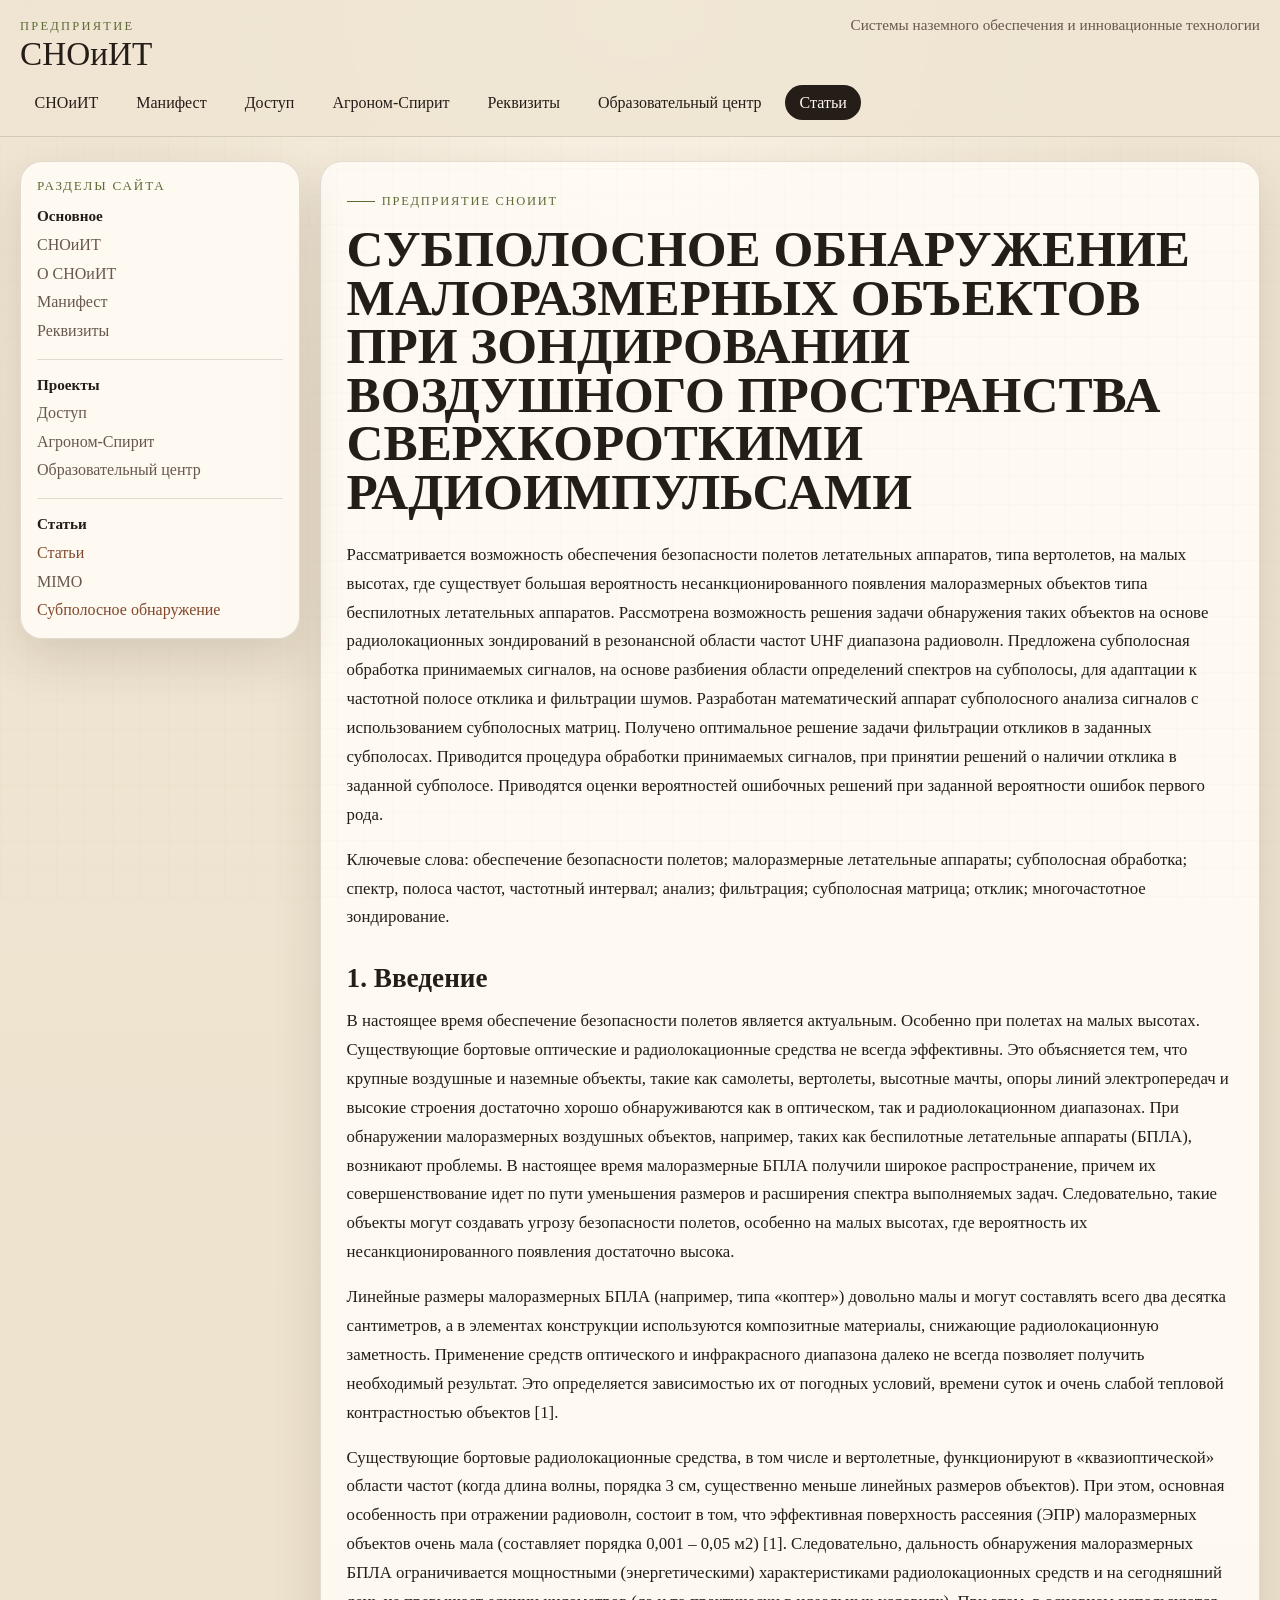
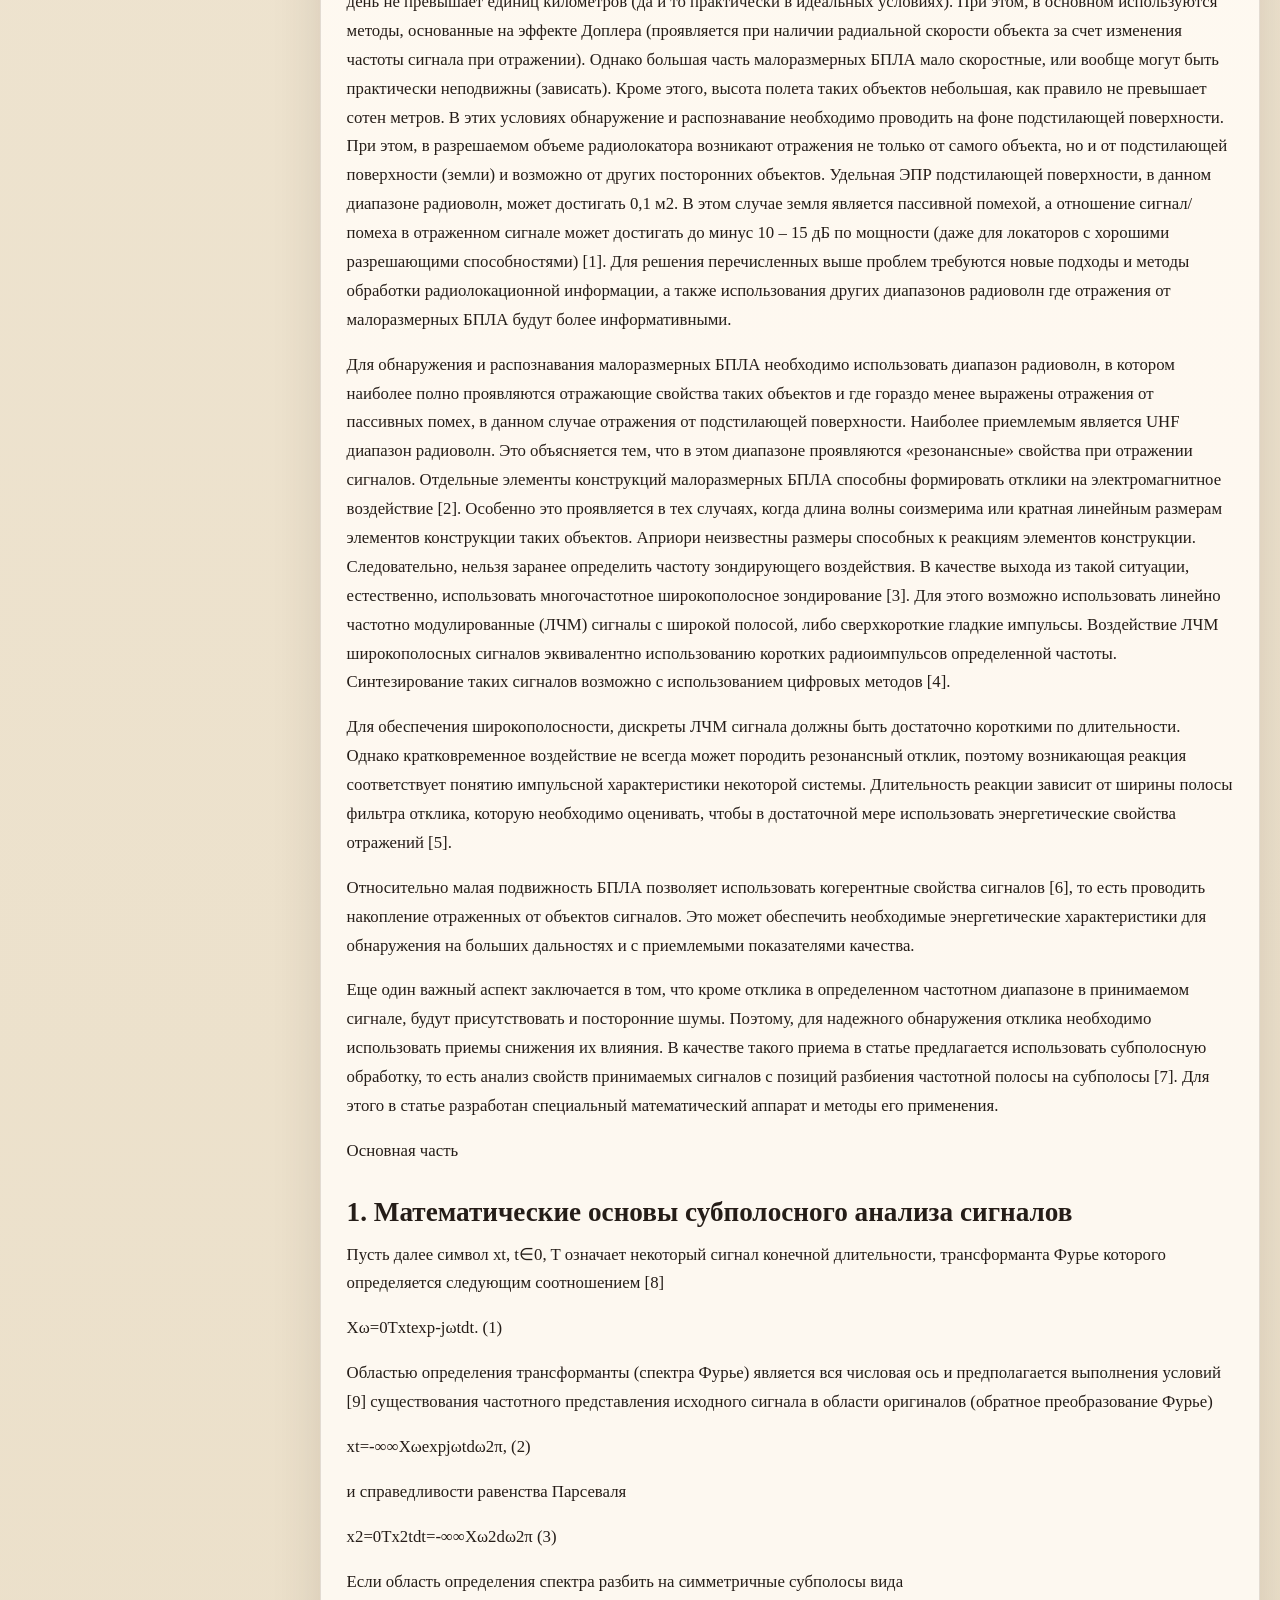
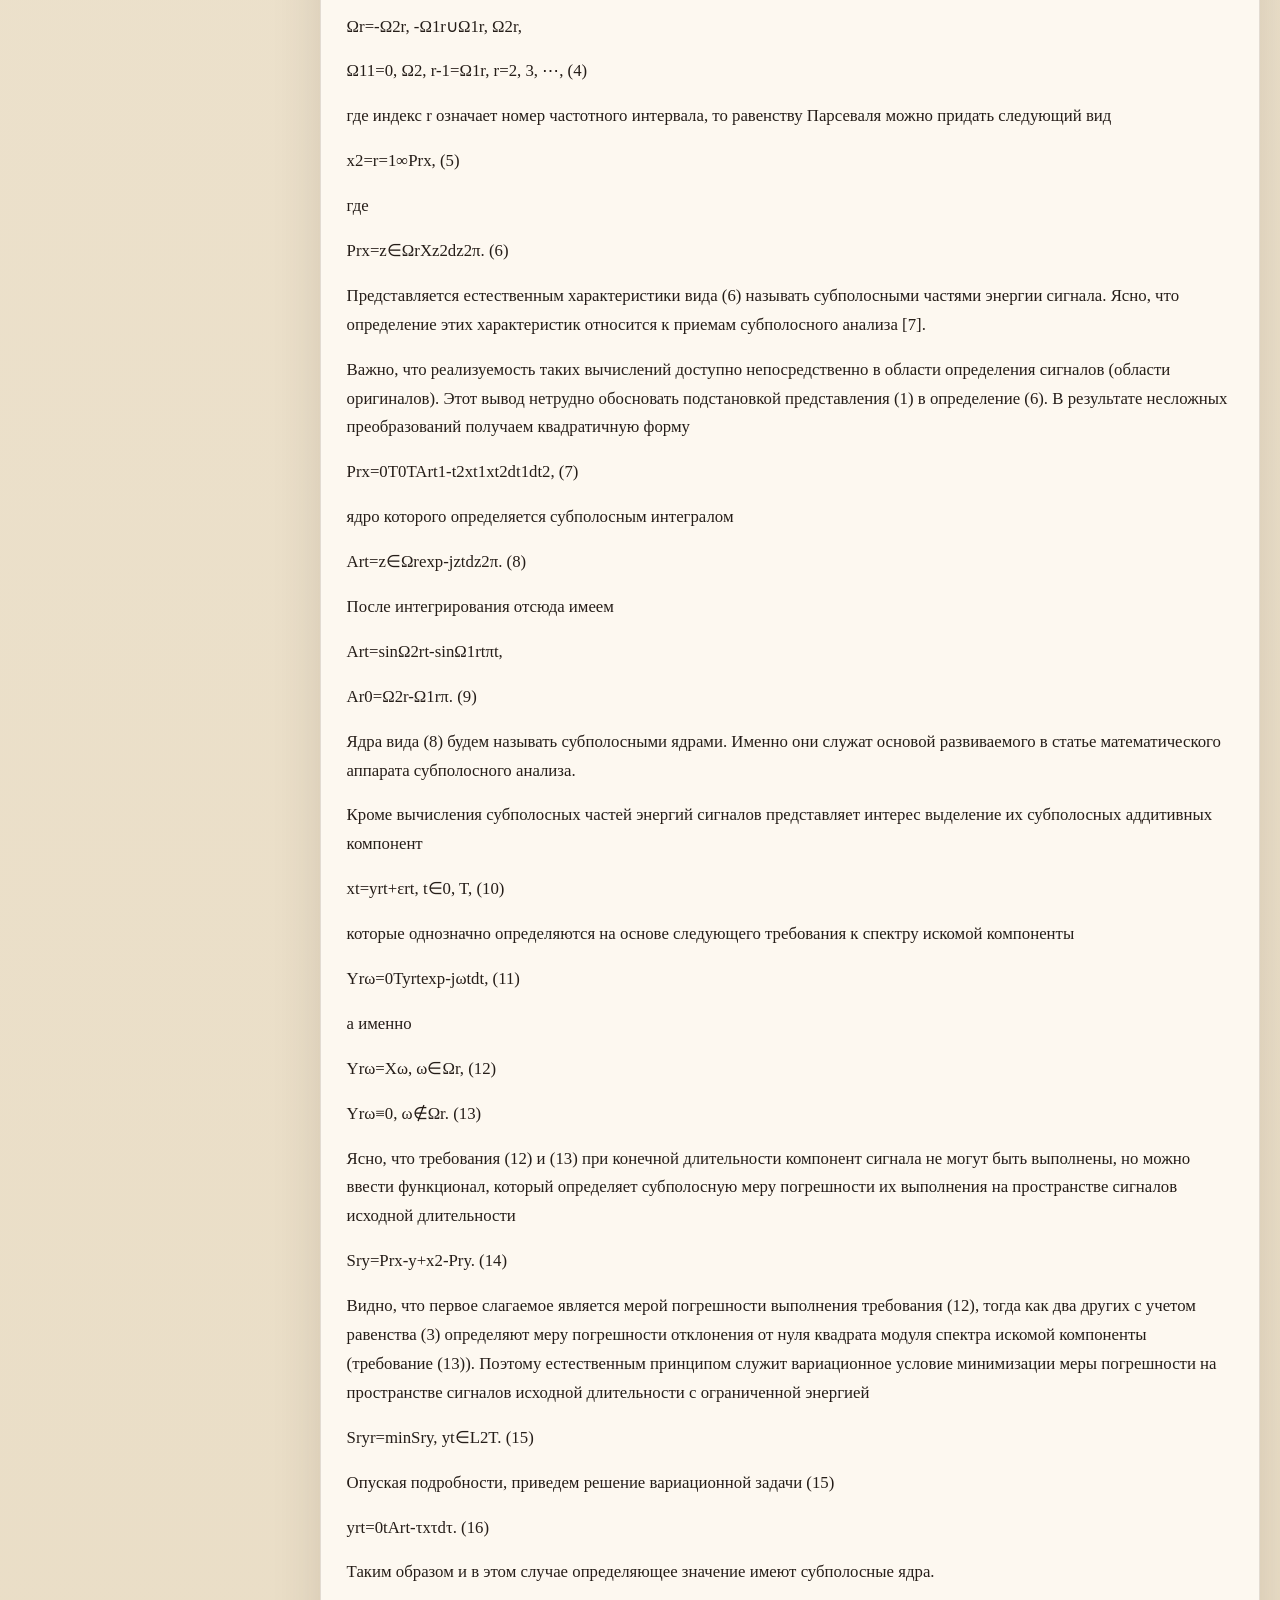
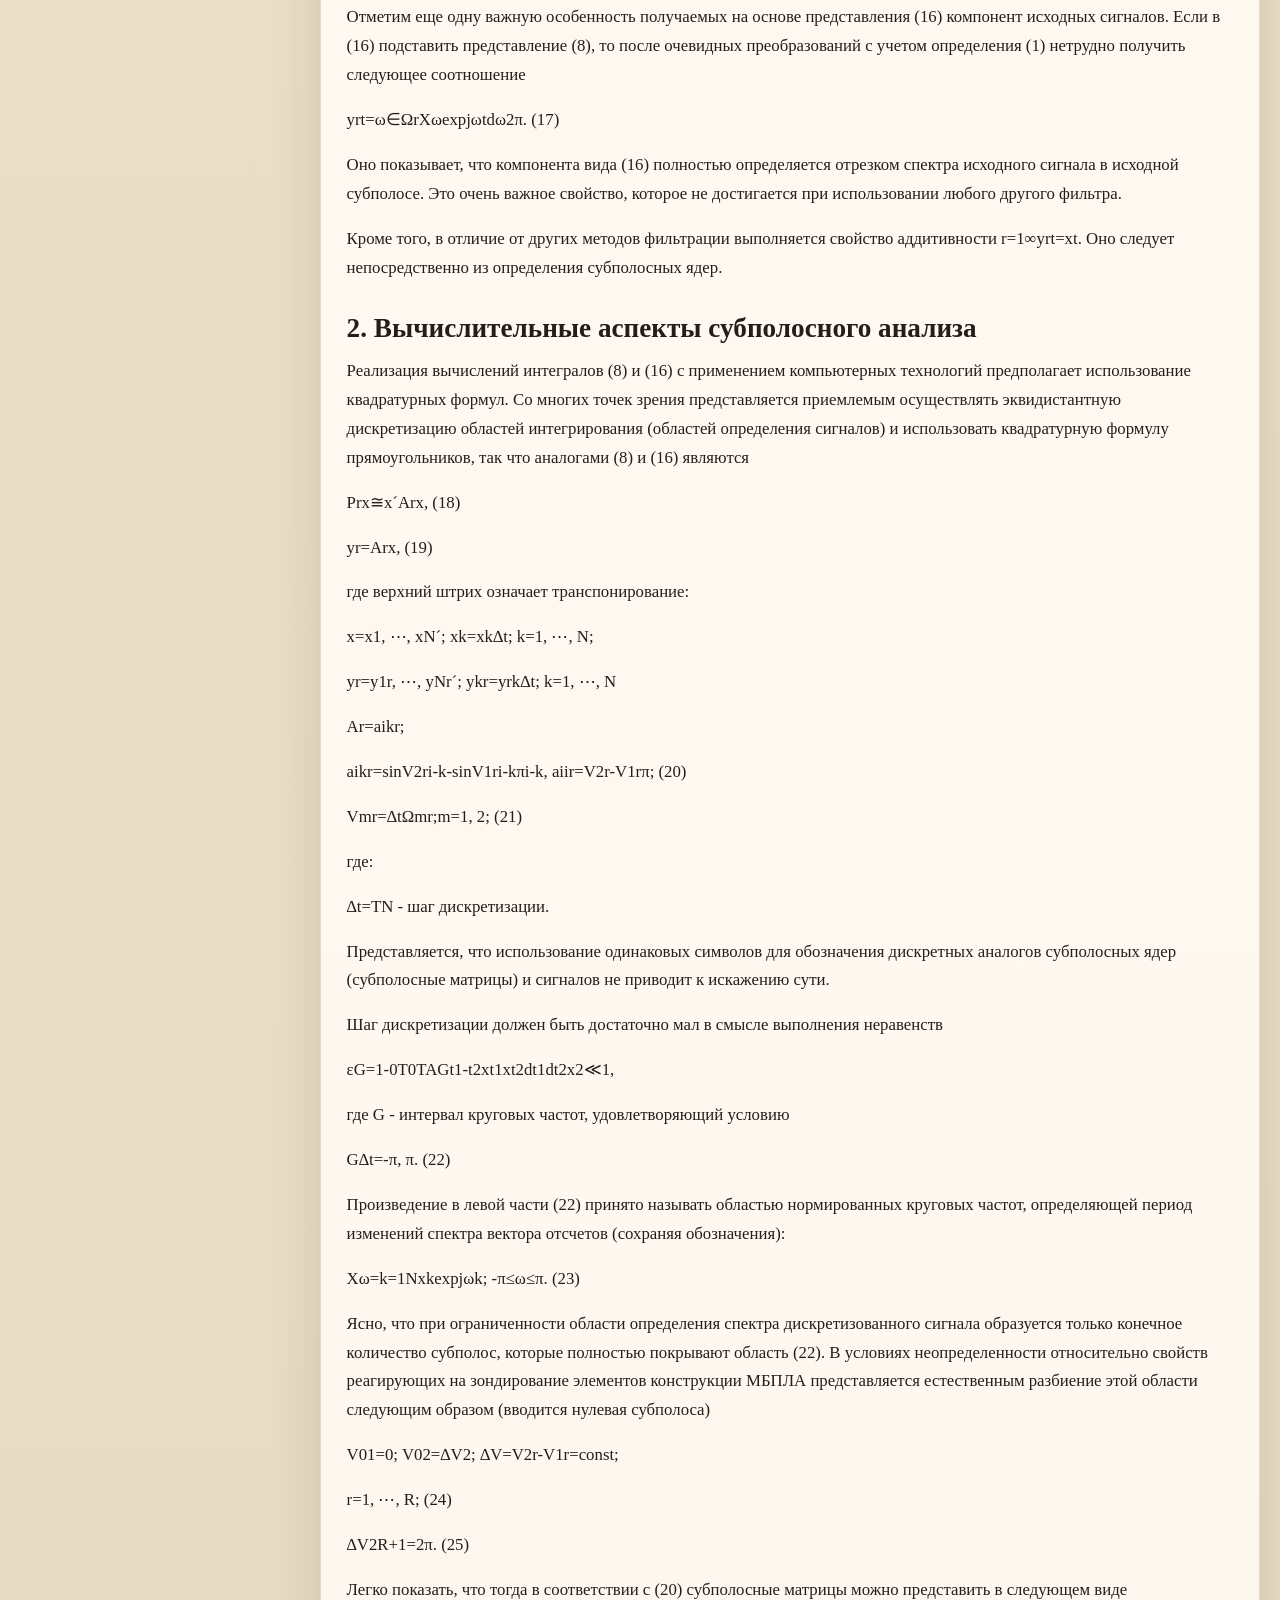
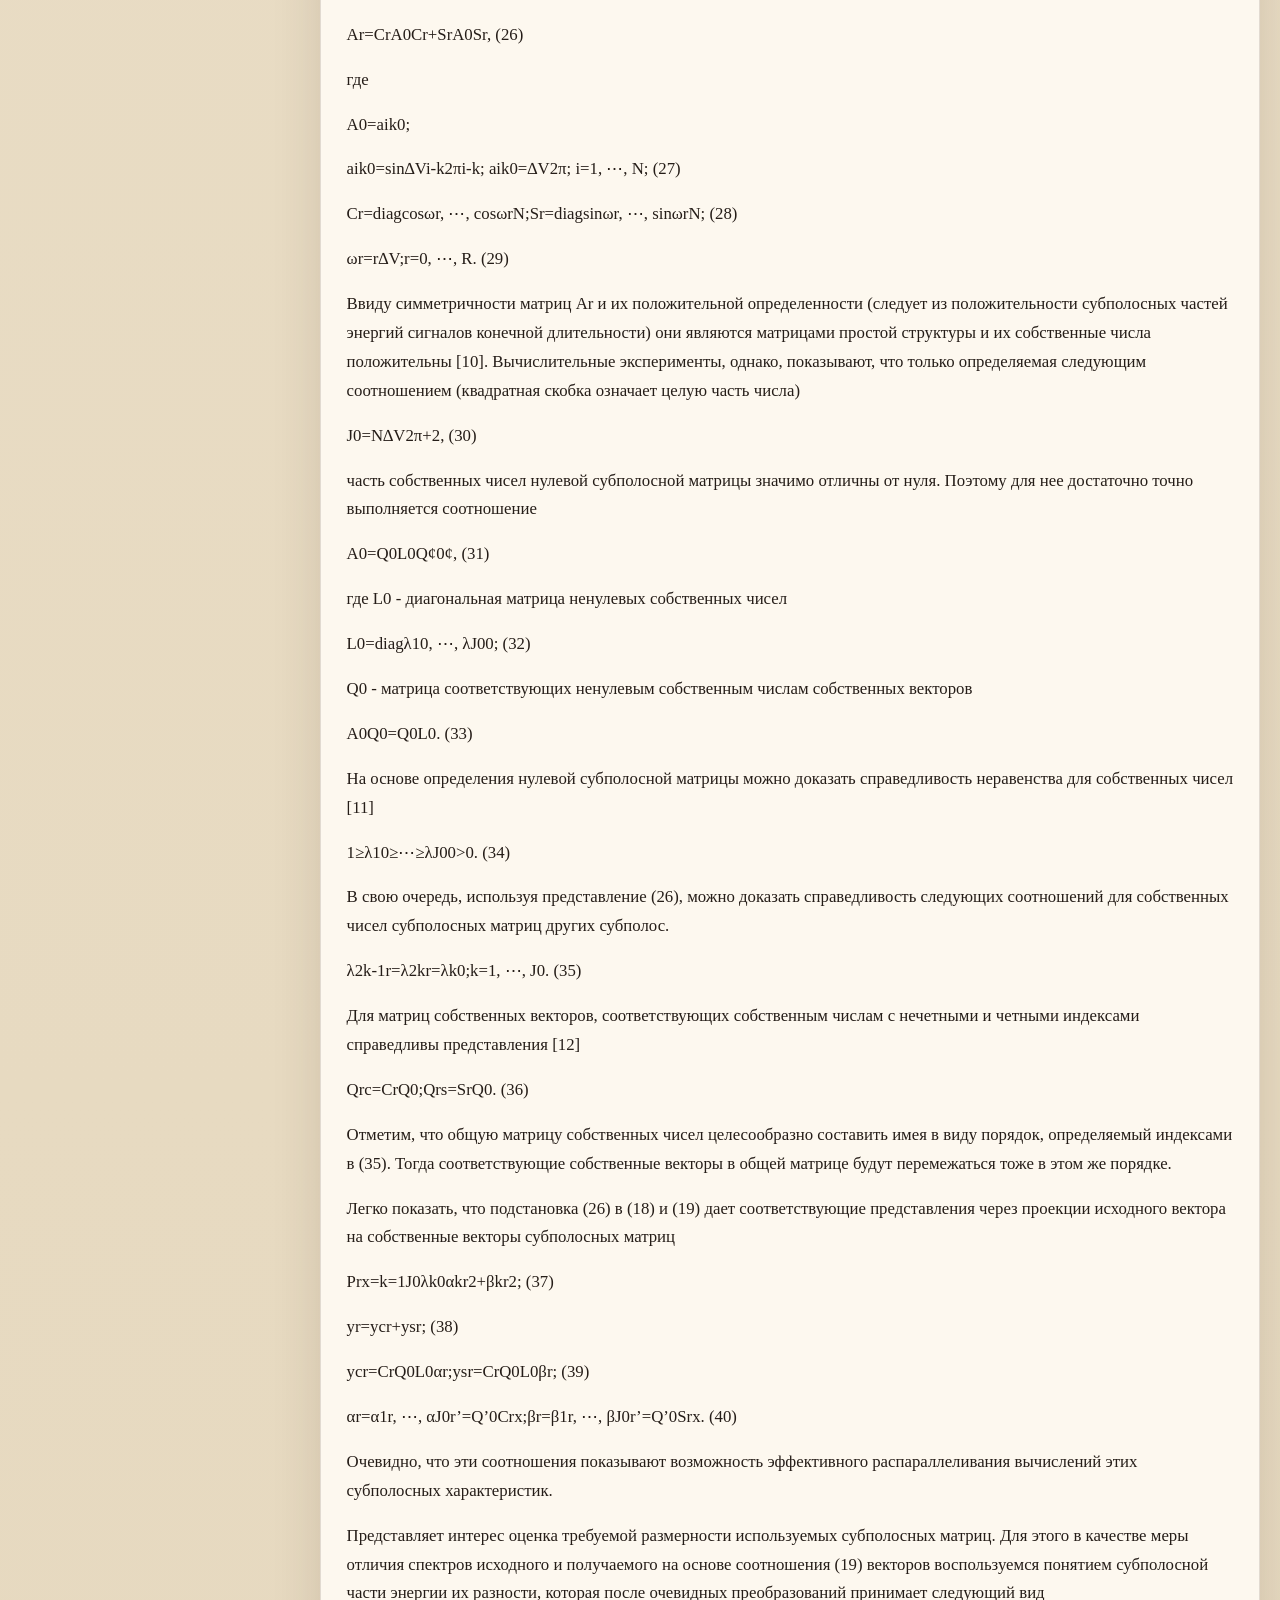
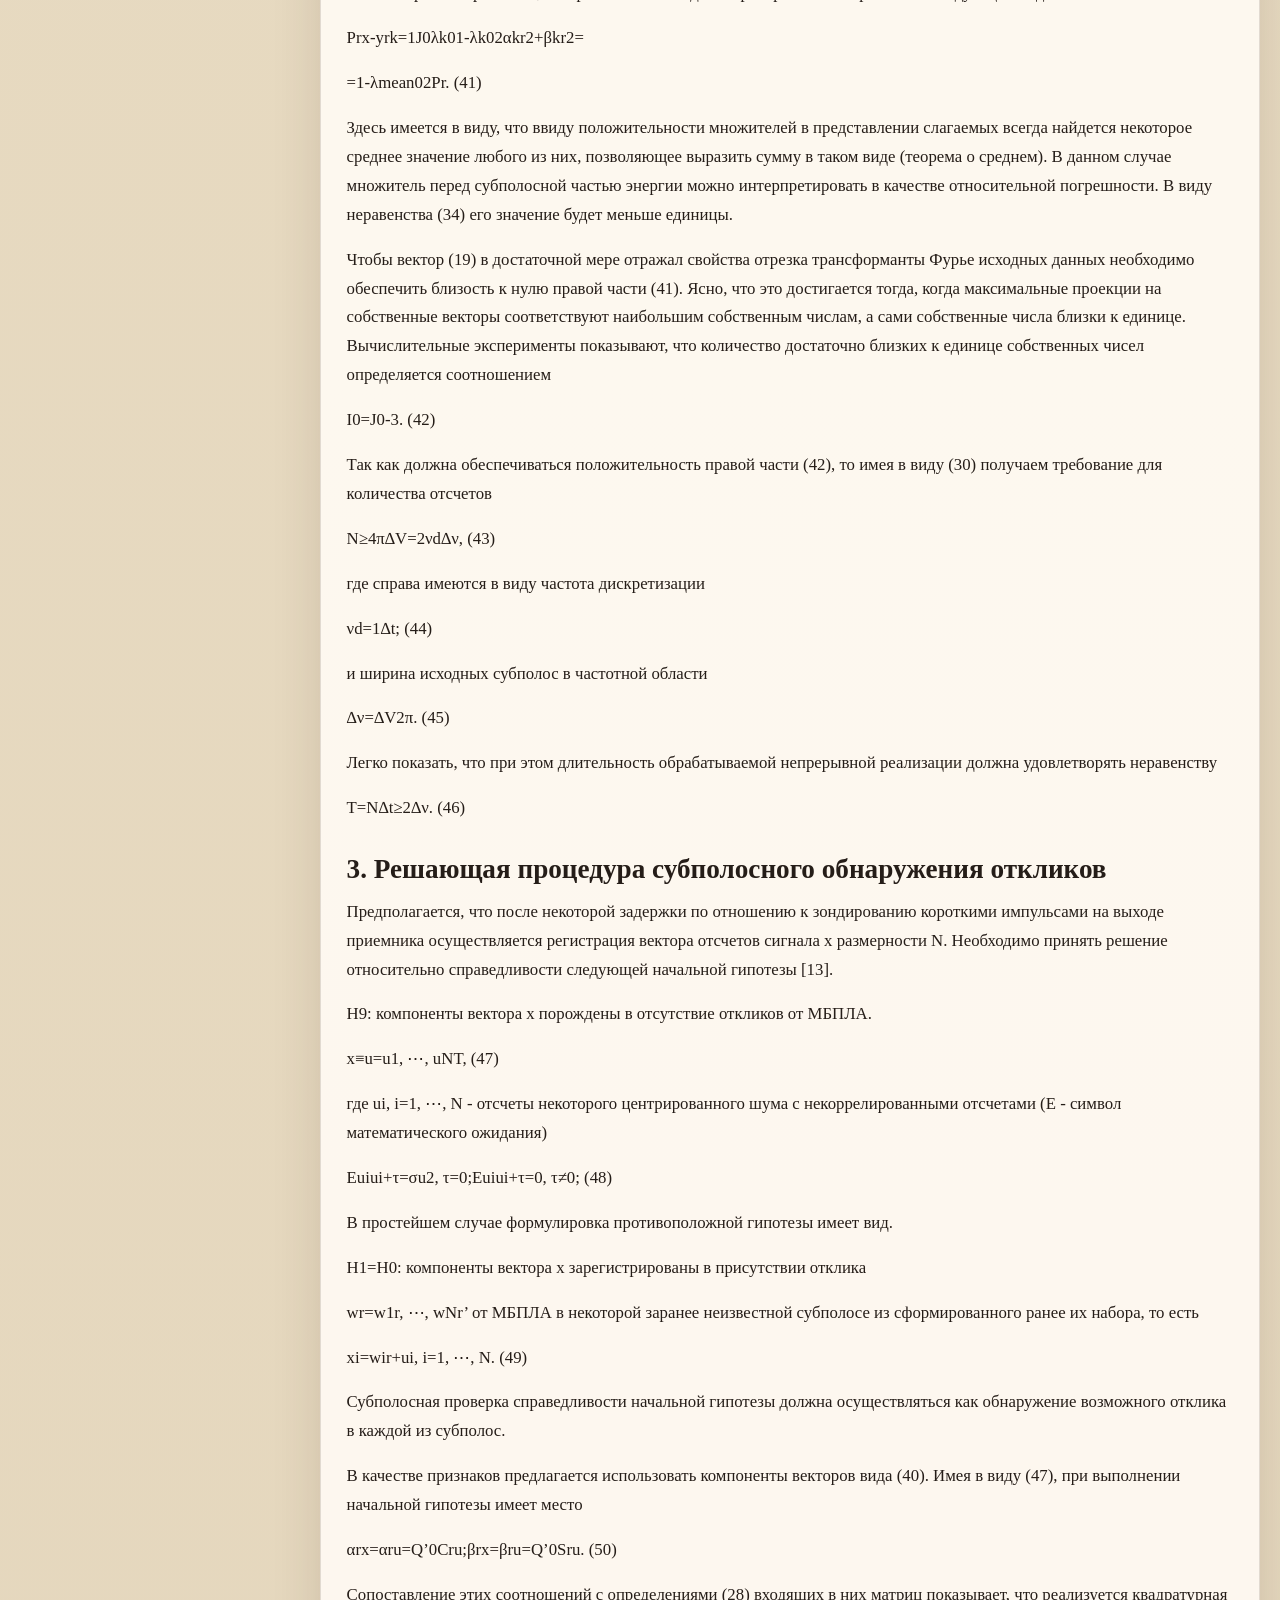
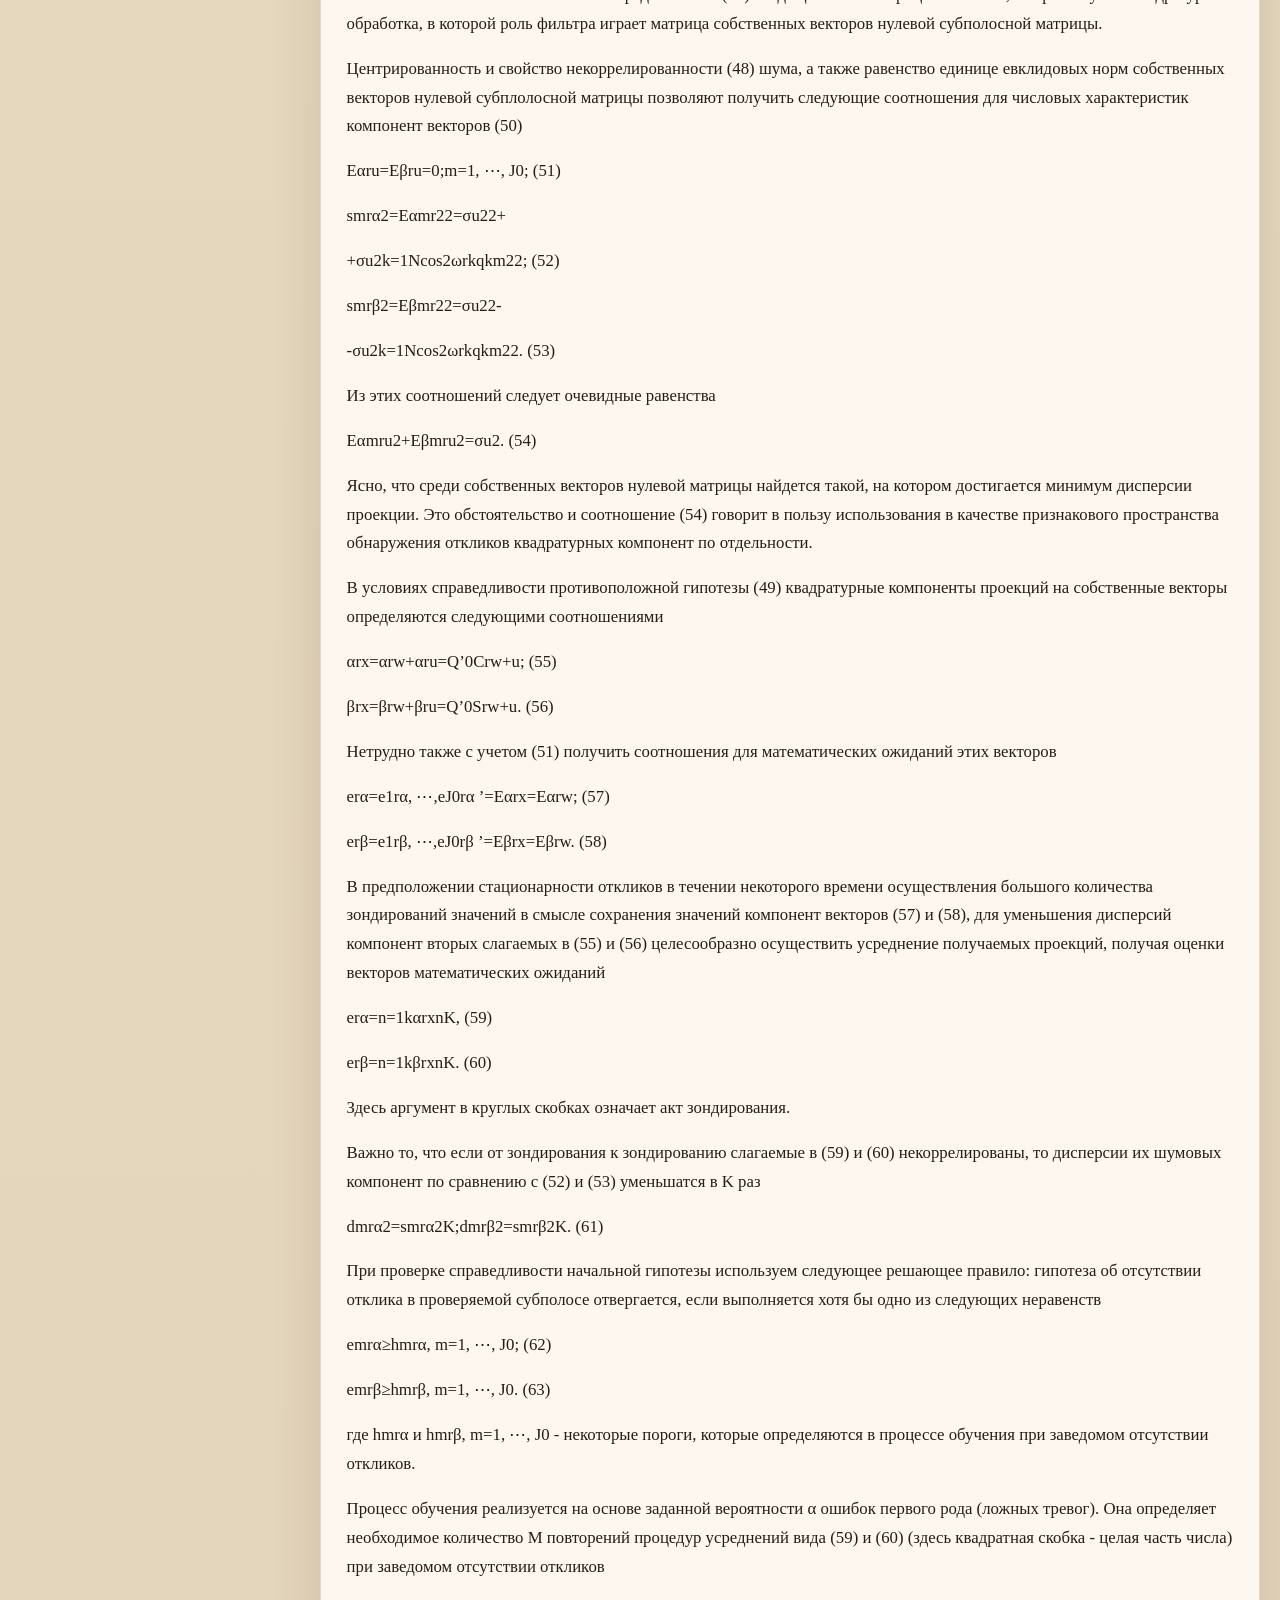
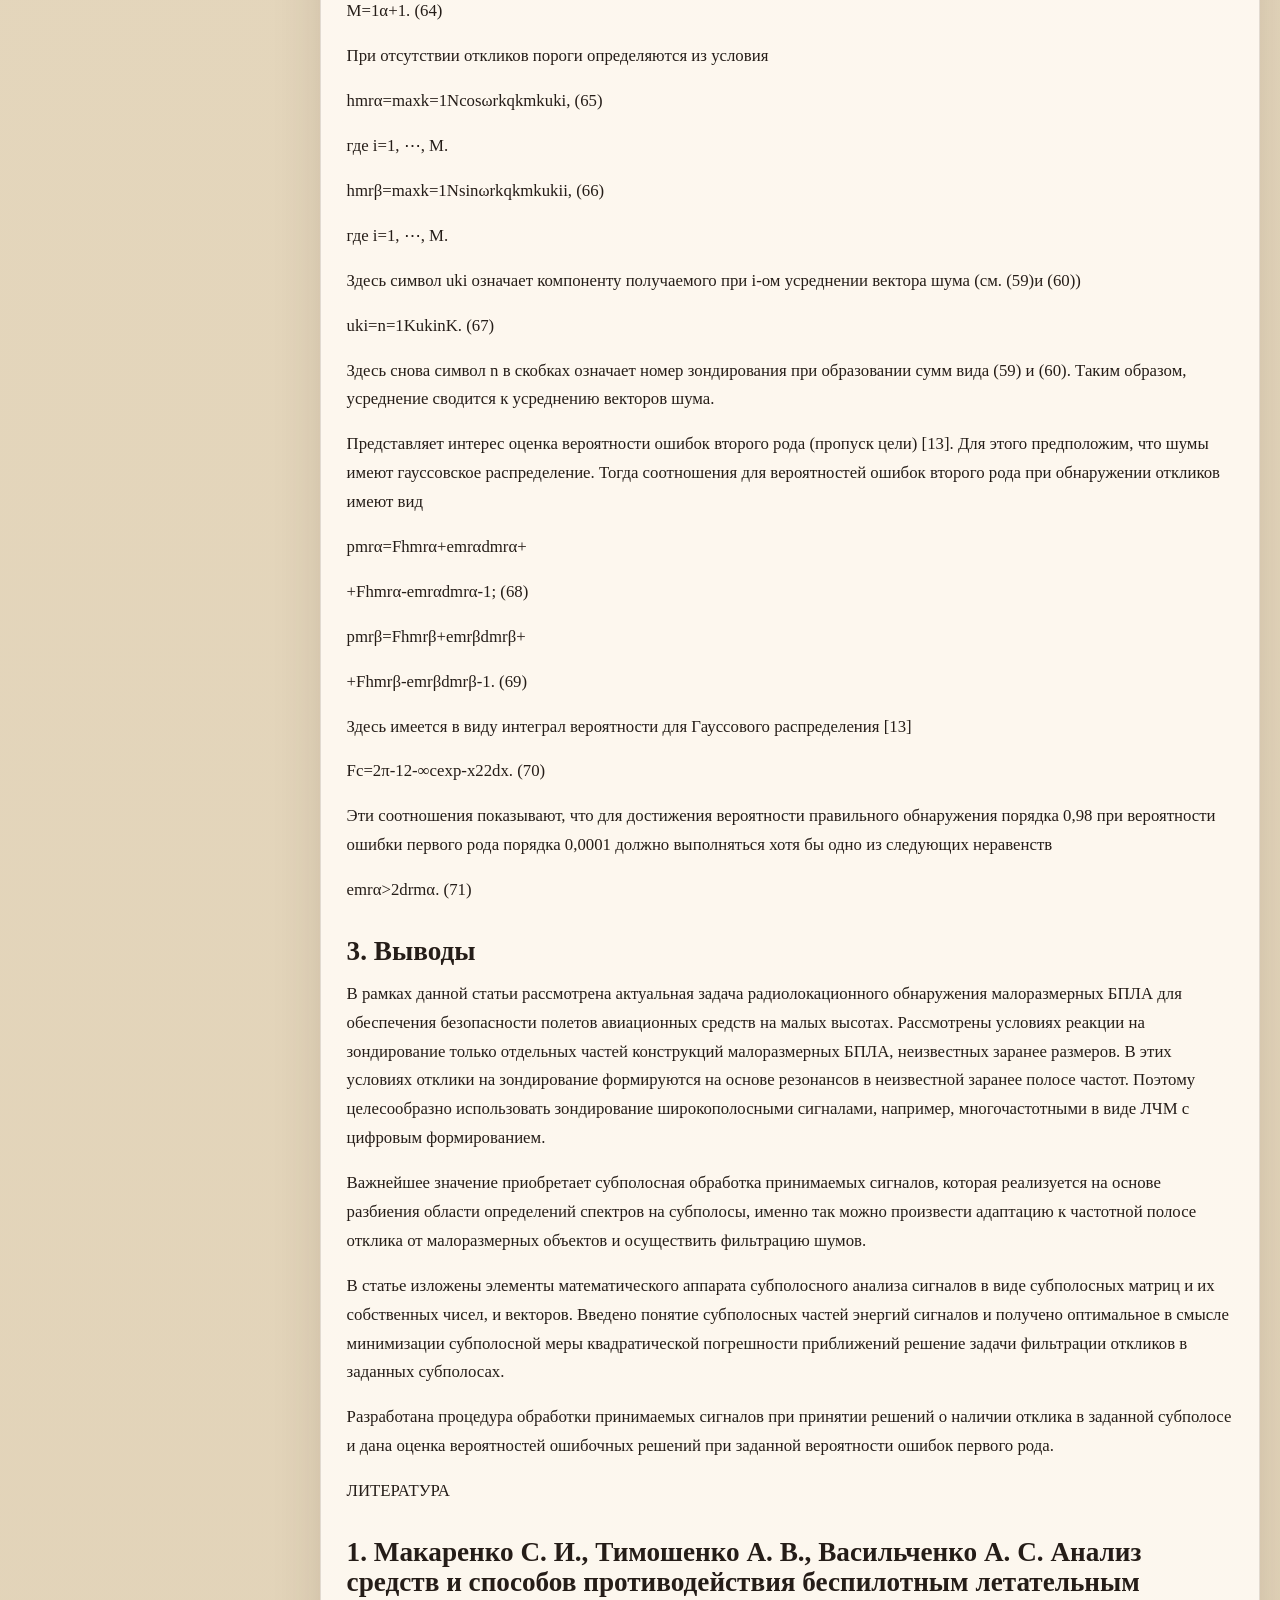
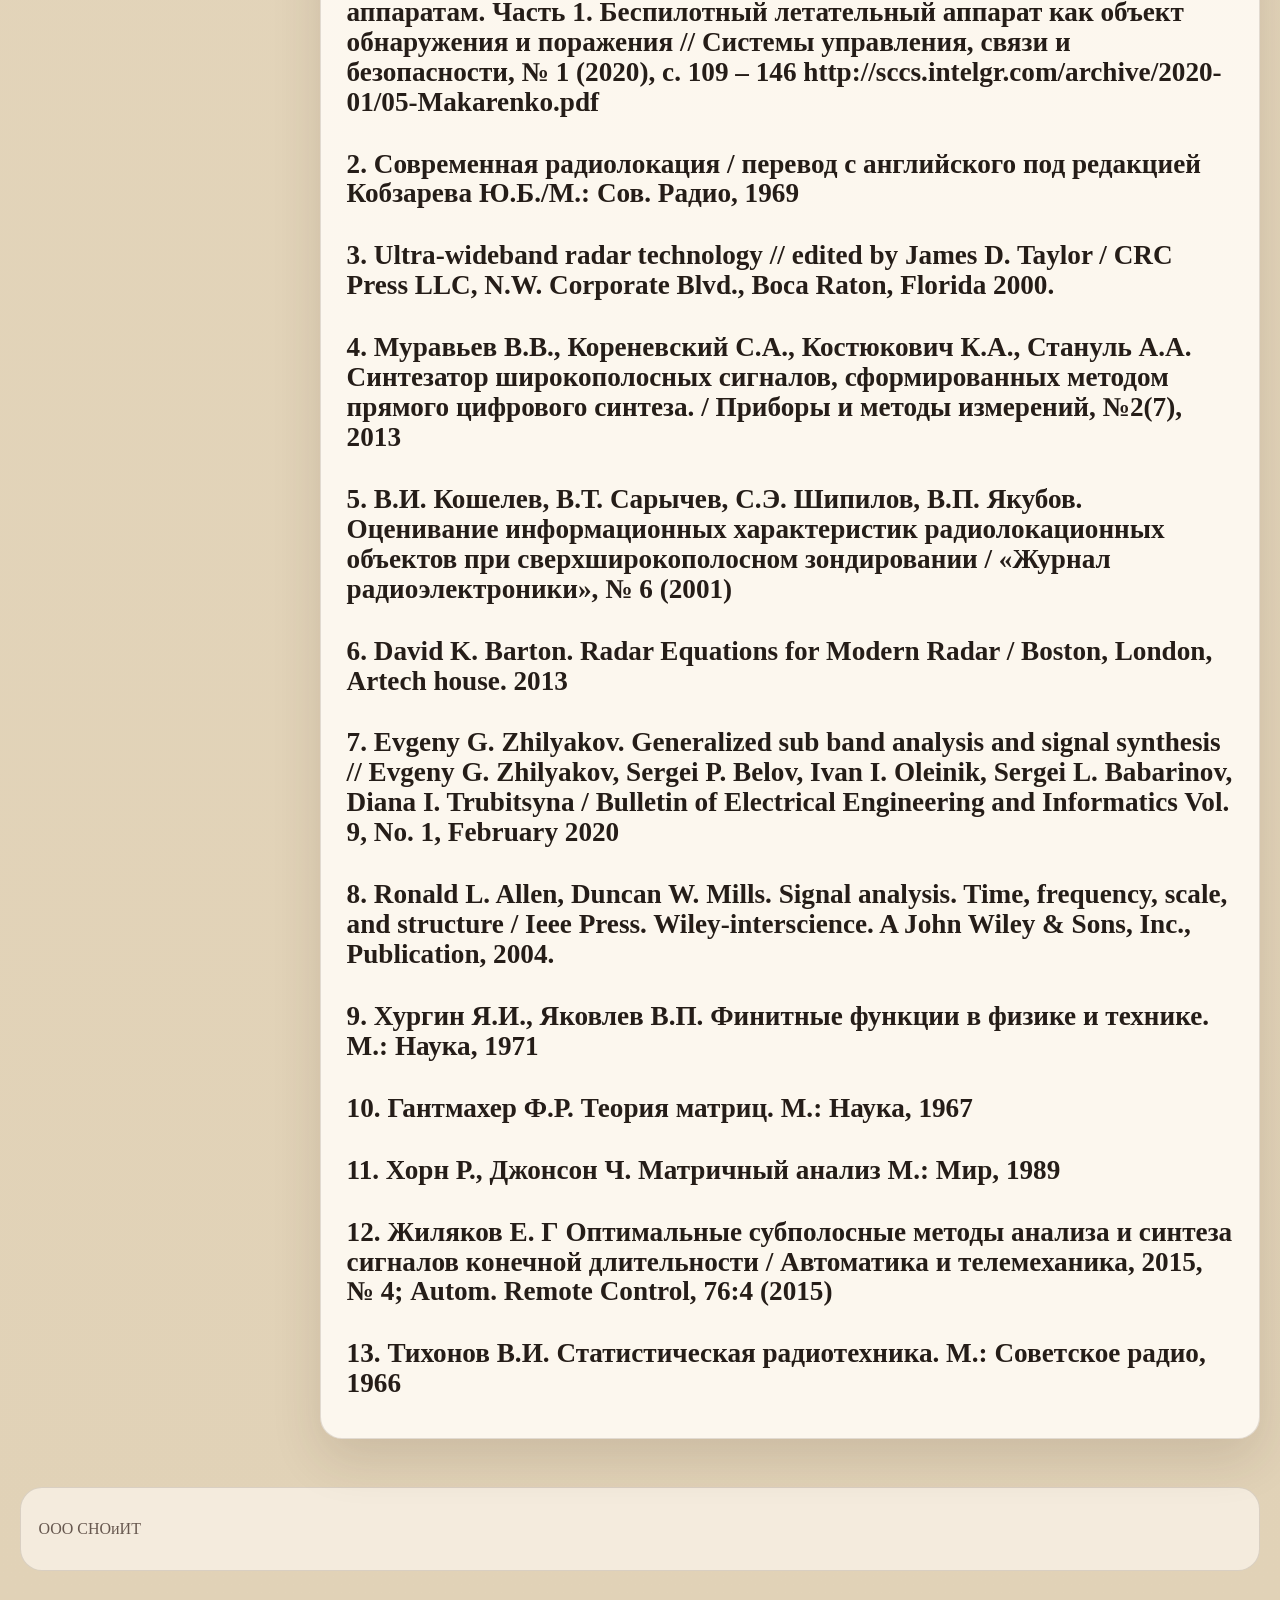
<file: article-subband-detection.html>
<!doctype html>
<html lang="ru">
  <head>
    <meta charset="utf-8">
    <meta name="viewport" content="width=device-width, initial-scale=1">
    <title>СУБПОЛОСНОЕ ОБНАРУЖЕНИЕ МАЛОРАЗМЕРНЫХ ОБЪЕКТОВ ПРИ ЗОНДИРОВАНИИ ВОЗДУШНОГО ПРОСТРАНСТВА СВЕРХКОРОТКИМИ РАДИОИМПУЛЬСАМИ | Предприятие СНОиИТ</title>
    <meta name="description" content="СУБПОЛОСНОЕ ОБНАРУЖЕНИЕ МАЛОРАЗМЕРНЫХ ОБЪЕКТОВ ПРИ ЗОНДИРОВАНИИ ВОЗДУШНОГО ПРОСТРАНСТВА СВЕРХКОРОТКИМИ РАДИОИМПУЛЬСАМИ">
    <link rel="icon" href="assets/site/favicon_0.ico">
    <link rel="stylesheet" href="style.css">
  </head>
  <body>
    <a class="skip-link" href="#main-content">Перейти к содержимому</a>
    <header class="site-header">
      <div class="header-inner">
        <div class="brand-row">
          <a class="brand" href="index.html">
            <span class="brand-mark">Предприятие</span>
            <span class="brand-name">СНОиИТ</span>
          </a>
          <div class="brand-note">Системы наземного обеспечения и инновационные технологии</div>
        </div>
        <nav class="top-nav" aria-label="Основная навигация">
          <a href="index.html">СНОиИТ</a>
<a href="manifest.html">Манифест</a>
<a href="dostup.html">Доступ</a>
<a href="agronom-spirit.html">Агроном-Спирит</a>
<a href="rekvizity.html">Реквизиты</a>
<a href="education-center.html">Образовательный центр</a>
<a class="active" href="articles.html">Статьи</a>
        </nav>
      </div>
    </header>
    <main class="layout">
      <aside class="sidebar" aria-label="Разделы сайта">
        <div class="sidebar-card">
          <p class="sidebar-title">Разделы сайта</p>
          <section class="sidebar-group">
<h3>Основное</h3>
<ul>
<li><a href="index.html">СНОиИТ</a></li>
<li><a href="about-snoiit.html">О СНОиИТ</a></li>
<li><a href="manifest.html">Манифест</a></li>
<li><a href="rekvizity.html">Реквизиты</a></li>
</ul>
</section>
<section class="sidebar-group">
<h3>Проекты</h3>
<ul>
<li><a href="dostup.html">Доступ</a></li>
<li><a href="agronom-spirit.html">Агроном-Спирит</a></li>
<li><a href="education-center.html">Образовательный центр</a></li>
</ul>
</section>
<section class="sidebar-group">
<h3>Статьи</h3>
<ul>
<li><a class="active" href="articles.html">Статьи</a></li>
<li><a href="article-mimo.html">MIMO</a></li>
<li><a class="active" href="article-subband-detection.html">Субполосное обнаружение</a></li>
</ul>
</section>
        </div>
      </aside>
      <section class="page-card" id="main-content">
        <p class="eyebrow">Предприятие СНОиИТ</p>
        <h1>СУБПОЛОСНОЕ ОБНАРУЖЕНИЕ МАЛОРАЗМЕРНЫХ ОБЪЕКТОВ ПРИ ЗОНДИРОВАНИИ ВОЗДУШНОГО ПРОСТРАНСТВА СВЕРХКОРОТКИМИ РАДИОИМПУЛЬСАМИ</h1>
        
        <article class="prose">
          <p>Рассматривается возможность обеспечения безопасности полетов летательных аппаратов, типа вертолетов, на малых высотах, где существует большая вероятность несанкционированного появления малоразмерных объектов типа беспилотных летательных аппаратов. Рассмотрена возможность решения задачи обнаружения таких объектов на основе радиолокационных зондирований в резонансной области частот UHF диапазона радиоволн. Предложена субполосная обработка принимаемых сигналов, на основе разбиения области определений спектров на субполосы, для адаптации к частотной полосе отклика и фильтрации шумов. Разработан математический аппарат субполосного анализа сигналов с использованием субполосных матриц. Получено оптимальное решение задачи фильтрации откликов в заданных субполосах. Приводится процедура обработки принимаемых сигналов, при принятии решений о наличии отклика в заданной субполосе. Приводятся оценки вероятностей ошибочных решений при заданной вероятности ошибок первого рода.</p>
<p>Ключевые слова: обеспечение безопасности полетов; малоразмерные летательные аппараты; субполосная обработка; спектр, полоса частот, частотный интервал; анализ; фильтрация; субполосная матрица; отклик; многочастотное зондирование.</p>
<h2>1. Введение</h2>
<p>В настоящее время обеспечение безопасности полетов является актуальным. Особенно при полетах на малых высотах. Существующие бортовые оптические и радиолокационные средства не всегда эффективны. Это объясняется тем, что крупные воздушные и наземные объекты, такие как самолеты, вертолеты, высотные мачты, опоры линий электропередач и высокие строения достаточно хорошо обнаруживаются как в оптическом, так и радиолокационном диапазонах. При обнаружении малоразмерных воздушных объектов, например, таких как беспилотные летательные аппараты (БПЛА), возникают проблемы. В настоящее время малоразмерные БПЛА получили широкое распространение, причем их совершенствование идет по пути уменьшения размеров и расширения спектра выполняемых задач. Следовательно, такие объекты могут создавать угрозу безопасности полетов, особенно на малых высотах, где вероятность их несанкционированного появления достаточно высока.</p>
<p>Линейные размеры малоразмерных БПЛА (например, типа «коптер») довольно малы и могут составлять всего два десятка сантиметров, а в элементах конструкции используются композитные материалы, снижающие радиолокационную заметность. Применение средств оптического и инфракрасного диапазона далеко не всегда позволяет получить необходимый результат. Это определяется зависимостью их от погодных условий, времени суток и очень слабой тепловой контрастностью объектов [1].</p>
<p>Существующие бортовые радиолокационные средства, в том числе и вертолетные, функционируют в «квазиоптической» области частот (когда длина волны, порядка 3 см, существенно меньше линейных размеров объектов). При этом, основная особенность при отражении радиоволн, состоит в том, что эффективная поверхность рассеяния (ЭПР) малоразмерных объектов очень мала (составляет порядка 0,001 – 0,05 м2) [1]. Следовательно, дальность обнаружения малоразмерных БПЛА ограничивается мощностными (энергетическими) характеристиками радиолокационных средств и на сегодняшний день не превышает единиц километров (да и то практически в идеальных условиях). При этом, в основном используются методы, основанные на эффекте Доплера (проявляется при наличии радиальной скорости объекта за счет изменения частоты сигнала при отражении). Однако большая часть малоразмерных БПЛА мало скоростные, или вообще могут быть практически неподвижны (зависать). Кроме этого, высота полета таких объектов небольшая, как правило не превышает сотен метров. В этих условиях обнаружение и распознавание необходимо проводить на фоне подстилающей поверхности. При этом, в разрешаемом объеме радиолокатора возникают отражения не только от самого объекта, но и от подстилающей поверхности (земли) и возможно от других посторонних объектов. Удельная ЭПР подстилающей поверхности, в данном диапазоне радиоволн, может достигать 0,1 м2. В этом случае земля является пассивной помехой, а отношение сигнал/помеха в отраженном сигнале может достигать до минус 10 – 15 дБ по мощности (даже для локаторов с хорошими разрешающими способностями) [1]. Для решения перечисленных выше проблем требуются новые подходы и методы обработки радиолокационной информации, а также использования других диапазонов радиоволн где отражения от малоразмерных БПЛА будут более информативными.</p>
<p>Для обнаружения и распознавания малоразмерных БПЛА необходимо использовать диапазон радиоволн, в котором наиболее полно проявляются отражающие свойства таких объектов и где гораздо менее выражены отражения от пассивных помех, в данном случае отражения от подстилающей поверхности. Наиболее приемлемым является UHF диапазон радиоволн. Это объясняется тем, что в этом диапазоне проявляются «резонансные» свойства при отражении сигналов. Отдельные элементы конструкций малоразмерных БПЛА способны формировать отклики на электромагнитное воздействие [2]. Особенно это проявляется в тех случаях, когда длина волны соизмерима или кратная линейным размерам элементов конструкции таких объектов. Априори неизвестны размеры способных к реакциям элементов конструкции. Следовательно, нельзя заранее определить частоту зондирующего воздействия. В качестве выхода из такой ситуации, естественно, использовать многочастотное широкополосное зондирование [3]. Для этого возможно использовать линейно частотно модулированные (ЛЧМ) сигналы с широкой полосой, либо сверхкороткие гладкие импульсы. Воздействие ЛЧМ широкополосных сигналов эквивалентно использованию коротких радиоимпульсов определенной частоты. Синтезирование таких сигналов возможно с использованием цифровых методов [4].</p>
<p>Для обеспечения широкополосности, дискреты ЛЧМ сигнала должны быть достаточно короткими по длительности. Однако кратковременное воздействие не всегда может породить резонансный отклик, поэтому возникающая реакция соответствует понятию импульсной характеристики некоторой системы. Длительность реакции зависит от ширины полосы фильтра отклика, которую необходимо оценивать, чтобы в достаточной мере использовать энергетические свойства отражений [5].</p>
<p>Относительно малая подвижность БПЛА позволяет использовать когерентные свойства сигналов [6], то есть проводить накопление отраженных от объектов сигналов. Это может обеспечить необходимые энергетические характеристики для обнаружения на больших дальностях и с приемлемыми показателями качества.</p>
<p>Еще один важный аспект заключается в том, что кроме отклика в определенном частотном диапазоне в принимаемом сигнале, будут присутствовать и посторонние шумы. Поэтому, для надежного обнаружения отклика необходимо использовать приемы снижения их влияния. В качестве такого приема в статье предлагается использовать субполосную обработку, то есть анализ свойств принимаемых сигналов с позиций разбиения частотной полосы на субполосы [7]. Для этого в статье разработан специальный математический аппарат и методы его применения.</p>
<p>Основная часть</p>
<h2>1. Математические основы субполосного анализа сигналов</h2>
<p>Пусть далее символ xt, t∈0, T означает некоторый сигнал конечной длительности, трансформанта Фурье которого определяется следующим соотношением [8]</p>
<p>Xω=0Txtexp-jωtdt. (1)</p>
<p>Областью определения трансформанты (спектра Фурье) является вся числовая ось и предполагается выполнения условий [9] существования частотного представления исходного сигнала в области оригиналов (обратное преобразование Фурье)</p>
<p>xt=-∞∞Xωexpjωtdω2π, (2)</p>
<p>и справедливости равенства Парсеваля</p>
<p>x2=0Tx2tdt=-∞∞Xω2dω2π (3)</p>
<p>Если область определения спектра разбить на симметричные субполосы вида</p>
<p>Ωr=-Ω2r, -Ω1r∪Ω1r, Ω2r,</p>
<p>Ω11=0, Ω2, r-1=Ω1r, r=2, 3, ⋯, (4)</p>
<p>где индекс r означает номер частотного интервала, то равенству Парсеваля можно придать следующий вид</p>
<p>x2=r=1∞Prx, (5)</p>
<p>где</p>
<p>Prx=z∈ΩrXz2dz2π. (6)</p>
<p>Представляется естественным характеристики вида (6) называть субполосными частями энергии сигнала. Ясно, что определение этих характеристик относится к приемам субполосного анализа [7].</p>
<p>Важно, что реализуемость таких вычислений доступно непосредственно в области определения сигналов (области оригиналов). Этот вывод нетрудно обосновать подстановкой представления (1) в определение (6). В результате несложных преобразований получаем квадратичную форму</p>
<p>Prx=0T0TArt1-t2xt1xt2dt1dt2, (7)</p>
<p>ядро которого определяется субполосным интегралом</p>
<p>Art=z∈Ωrexp-jztdz2π. (8)</p>
<p>После интегрирования отсюда имеем</p>
<p>Art=sinΩ2rt-sinΩ1rtπt,</p>
<p>Ar0=Ω2r-Ω1rπ. (9)</p>
<p>Ядра вида (8) будем называть субполосными ядрами. Именно они служат основой развиваемого в статье математического аппарата субполосного анализа.</p>
<p>Кроме вычисления субполосных частей энергий сигналов представляет интерес выделение их субполосных аддитивных компонент</p>
<p>xt=yrt+εrt, t∈0, T, (10)</p>
<p>которые однозначно определяются на основе следующего требования к спектру искомой компоненты</p>
<p>Yrω=0Tyrtexp-jωtdt, (11)</p>
<p>а именно</p>
<p>Yrω=Xω, ω∈Ωr, (12)</p>
<p>Yrω≡0, ω∉Ωr. (13)</p>
<p>Ясно, что требования (12) и (13) при конечной длительности компонент сигнала не могут быть выполнены, но можно ввести функционал, который определяет субполосную меру погрешности их выполнения на пространстве сигналов исходной длительности</p>
<p>Sry=Prx-y+x2-Pry. (14)</p>
<p>Видно, что первое слагаемое является мерой погрешности выполнения требования (12), тогда как два других с учетом равенства (3) определяют меру погрешности отклонения от нуля квадрата модуля спектра искомой компоненты (требование (13)). Поэтому естественным принципом служит вариационное условие минимизации меры погрешности на пространстве сигналов исходной длительности с ограниченной энергией</p>
<p>Sryr=minSry, yt∈L2T. (15)</p>
<p>Опуская подробности, приведем решение вариационной задачи (15)</p>
<p>yrt=0tArt-τxτdτ. (16)</p>
<p>Таким образом и в этом случае определяющее значение имеют субполосные ядра.</p>
<p>Отметим еще одну важную особенность получаемых на основе представления (16) компонент исходных сигналов. Если в (16) подставить представление (8), то после очевидных преобразований с учетом определения (1) нетрудно получить следующее соотношение</p>
<p>yrt=ω∈ΩrXωexpjωtdω2π. (17)</p>
<p>Оно показывает, что компонента вида (16) полностью определяется отрезком спектра исходного сигнала в исходной субполосе. Это очень важное свойство, которое не достигается при использовании любого другого фильтра.</p>
<p>Кроме того, в отличие от других методов фильтрации выполняется свойство аддитивности r=1∞yrt=xt. Оно следует непосредственно из определения субполосных ядер.</p>
<h2>2. Вычислительные аспекты субполосного анализа</h2>
<p>Реализация вычислений интегралов (8) и (16) с применением компьютерных технологий предполагает использование квадратурных формул. Со многих точек зрения представляется приемлемым осуществлять эквидистантную дискретизацию областей интегрирования (областей определения сигналов) и использовать квадратурную формулу прямоугольников, так что аналогами (8) и (16) являются</p>
<p>Prx≅x´Arx, (18)</p>
<p>yr=Arx, (19)</p>
<p>где верхний штрих означает транспонирование:</p>
<p>x=x1, ⋯, xN´; xk=xk∆t; k=1, ⋯, N;</p>
<p>yr=y1r, ⋯, yNr´; ykr=yrk∆t; k=1, ⋯, N</p>
<p>Ar=aikr;</p>
<p>aikr=sinV2ri-k-sinV1ri-kπi-k, aiir=V2r-V1rπ; (20)</p>
<p>Vmr=∆tΩmr;m=1, 2; (21)</p>
<p>где:</p>
<p>∆t=TN - шаг дискретизации.</p>
<p>Представляется, что использование одинаковых символов для обозначения дискретных аналогов субполосных ядер (субполосные матрицы) и сигналов не приводит к искажению сути.</p>
<p>Шаг дискретизации должен быть достаточно мал в смысле выполнения неравенств</p>
<p>εG=1-0T0TAGt1-t2xt1xt2dt1dt2x2≪1,</p>
<p>где G - интервал круговых частот, удовлетворяющий условию</p>
<p>G∆t=-π, π. (22)</p>
<p>Произведение в левой части (22) принято называть областью нормированных круговых частот, определяющей период изменений спектра вектора отсчетов (сохраняя обозначения):</p>
<p>Xω=k=1Nxkexpjωk; -π≤ω≤π. (23)</p>
<p>Ясно, что при ограниченности области определения спектра дискретизованного сигнала образуется только конечное количество субполос, которые полностью покрывают область (22). В условиях неопределенности относительно свойств реагирующих на зондирование элементов конструкции МБПЛА представляется естественным разбиение этой области следующим образом (вводится нулевая субполоса)</p>
<p>V01=0; V02=∆V2; ∆V=V2r-V1r=const;</p>
<p>r=1, ⋯, R; (24)</p>
<p>∆V2R+1=2π. (25)</p>
<p>Легко показать, что тогда в соответствии с (20) субполосные матрицы можно представить в следующем виде</p>
<p>Ar=CrA0Cr+SrA0Sr, (26)</p>
<p>где</p>
<p>A0=aik0;</p>
<p>aik0=sin∆Vi-k2πi-k; aik0=∆V2π; i=1, ⋯, N; (27)</p>
<p>Cr=diagcosωr, ⋯, cosωrN;Sr=diagsinωr, ⋯, sinωrN; (28)</p>
<p>ωr=r∆V;r=0, ⋯, R. (29)</p>
<p>Ввиду симметричности матриц Ar и их положительной определенности (следует из положительности субполосных частей энергий сигналов конечной длительности) они являются матрицами простой структуры и их собственные числа положительны [10]. Вычислительные эксперименты, однако, показывают, что только определяемая следующим соотношением (квадратная скобка означает целую часть числа)</p>
<p>J0=N∆V2π+2, (30)</p>
<p>часть собственных чисел нулевой субполосной матрицы значимо отличны от нуля. Поэтому для нее достаточно точно выполняется соотношение</p>
<p>A0=Q0L0Q¢0¢, (31)</p>
<p>где L0 - диагональная матрица ненулевых собственных чисел</p>
<p>L0=diagλ10, ⋯, λJ00; (32)</p>
<p>Q0 - матрица соответствующих ненулевым собственным числам собственных векторов</p>
<p>A0Q0=Q0L0. (33)</p>
<p>На основе определения нулевой субполосной матрицы можно доказать справедливость неравенства для собственных чисел [11]</p>
<p>1≥λ10≥⋯≥λJ00&gt;0. (34)</p>
<p>В свою очередь, используя представление (26), можно доказать справедливость следующих соотношений для собственных чисел субполосных матриц других субполос.</p>
<p>λ2k-1r=λ2kr=λk0;k=1, ⋯, J0. (35)</p>
<p>Для матриц собственных векторов, соответствующих собственным числам с нечетными и четными индексами справедливы представления [12]</p>
<p>Qrc=CrQ0;Qrs=SrQ0. (36)</p>
<p>Отметим, что общую матрицу собственных чисел целесообразно составить имея в виду порядок, определяемый индексами в (35). Тогда соответствующие собственные векторы в общей матрице будут перемежаться тоже в этом же порядке.</p>
<p>Легко показать, что подстановка (26) в (18) и (19) дает соответствующие представления через проекции исходного вектора на собственные векторы субполосных матриц</p>
<p>Prx=k=1J0λk0αkr2+βkr2; (37)</p>
<p>yr=ycr+ysr; (38)</p>
<p>ycr=CrQ0L0αr;ysr=CrQ0L0βr; (39)</p>
<p>αr=α1r, ⋯, αJ0r’=Q’0Crx;βr=β1r, ⋯, βJ0r’=Q’0Srx. (40)</p>
<p>Очевидно, что эти соотношения показывают возможность эффективного распараллеливания вычислений этих субполосных характеристик.</p>
<p>Представляет интерес оценка требуемой размерности используемых субполосных матриц. Для этого в качестве меры отличия спектров исходного и получаемого на основе соотношения (19) векторов воспользуемся понятием субполосной части энергии их разности, которая после очевидных преобразований принимает следующий вид</p>
<p>Prx-yrk=1J0λk01-λk02αkr2+βkr2=</p>
<p>=1-λmean02Pr. (41)</p>
<p>Здесь имеется в виду, что ввиду положительности множителей в представлении слагаемых всегда найдется некоторое среднее значение любого из них, позволяющее выразить сумму в таком виде (теорема о среднем). В данном случае множитель перед субполосной частью энергии можно интерпретировать в качестве относительной погрешности. В виду неравенства (34) его значение будет меньше единицы.</p>
<p>Чтобы вектор (19) в достаточной мере отражал свойства отрезка трансформанты Фурье исходных данных необходимо обеспечить близость к нулю правой части (41). Ясно, что это достигается тогда, когда максимальные проекции на собственные векторы соответствуют наибольшим собственным числам, а сами собственные числа близки к единице. Вычислительные эксперименты показывают, что количество достаточно близких к единице собственных чисел определяется соотношением</p>
<p>I0=J0-3. (42)</p>
<p>Так как должна обеспечиваться положительность правой части (42), то имея в виду (30) получаем требование для количества отсчетов</p>
<p>N≥4π∆V=2νd∆ν, (43)</p>
<p>где справа имеются в виду частота дискретизации</p>
<p>νd=1∆t; (44)</p>
<p>и ширина исходных субполос в частотной области</p>
<p>∆ν=∆V2π. (45)</p>
<p>Легко показать, что при этом длительность обрабатываемой непрерывной реализации должна удовлетворять неравенству</p>
<p>T=N∆t≥2∆ν. (46)</p>
<h2>3. Решающая процедура субполосного обнаружения откликов</h2>
<p>Предполагается, что после некоторой задержки по отношению к зондированию короткими импульсами на выходе приемника осуществляется регистрация вектора отсчетов сигнала x размерности N. Необходимо принять решение относительно справедливости следующей начальной гипотезы [13].</p>
<p>H9: компоненты вектора x порождены в отсутствие откликов от МБПЛА.</p>
<p>x≡u=u1, ⋯, uNT, (47)</p>
<p>где ui, i=1, ⋯, N - отсчеты некоторого центрированного шума с некоррелированными отсчетами (E - символ математического ожидания)</p>
<p>Euiui+τ=σu2, τ=0;Euiui+τ=0, τ≠0; (48)</p>
<p>В простейшем случае формулировка противоположной гипотезы имеет вид.</p>
<p>H1=H0: компоненты вектора x зарегистрированы в присутствии отклика</p>
<p>wr=w1r, ⋯, wNr’ от МБПЛА в некоторой заранее неизвестной субполосе из сформированного ранее их набора, то есть</p>
<p>xi=wir+ui, i=1, ⋯, N. (49)</p>
<p>Субполосная проверка справедливости начальной гипотезы должна осуществляться как обнаружение возможного отклика в каждой из субполос.</p>
<p>В качестве признаков предлагается использовать компоненты векторов вида (40). Имея в виду (47), при выполнении начальной гипотезы имеет место</p>
<p>αrx=αru=Q’0Cru;βrx=βru=Q’0Sru. (50)</p>
<p>Сопоставление этих соотношений с определениями (28) входящих в них матриц показывает, что реализуется квадратурная обработка, в которой роль фильтра играет матрица собственных векторов нулевой субполосной матрицы.</p>
<p>Центрированность и свойство некоррелированности (48) шума, а также равенство единице евклидовых норм собственных векторов нулевой субплолосной матрицы позволяют получить следующие соотношения для числовых характеристик компонент векторов (50)</p>
<p>Eαru=Eβru=0;m=1, ⋯, J0; (51)</p>
<p>smrα2=Eαmr22=σu22+</p>
<p>+σu2k=1Ncos2ωrkqkm22; (52)</p>
<p>smrβ2=Eβmr22=σu22-</p>
<p>-σu2k=1Ncos2ωrkqkm22. (53)</p>
<p>Из этих соотношений следует очевидные равенства</p>
<p>Eαmru2+Eβmru2=σu2. (54)</p>
<p>Ясно, что среди собственных векторов нулевой матрицы найдется такой, на котором достигается минимум дисперсии проекции. Это обстоятельство и соотношение (54) говорит в пользу использования в качестве признакового пространства обнаружения откликов квадратурных компонент по отдельности.</p>
<p>В условиях справедливости противоположной гипотезы (49) квадратурные компоненты проекций на собственные векторы определяются следующими соотношениями</p>
<p>αrx=αrw+αru=Q’0Crw+u; (55)</p>
<p>βrx=βrw+βru=Q’0Srw+u. (56)</p>
<p>Нетрудно также с учетом (51) получить соотношения для математических ожиданий этих векторов</p>
<p>erα=e1rα, ⋯,eJ0rα ’=Eαrx=Eαrw; (57)</p>
<p>erβ=e1rβ, ⋯,eJ0rβ ’=Eβrx=Eβrw. (58)</p>
<p>В предположении стационарности откликов в течении некоторого времени осуществления большого количества зондирований значений в смысле сохранения значений компонент векторов (57) и (58), для уменьшения дисперсий компонент вторых слагаемых в (55) и (56) целесообразно осуществить усреднение получаемых проекций, получая оценки векторов математических ожиданий</p>
<p>erα=n=1kαrxnK, (59)</p>
<p>erβ=n=1kβrxnK. (60)</p>
<p>Здесь аргумент в круглых скобках означает акт зондирования.</p>
<p>Важно то, что если от зондирования к зондированию слагаемые в (59) и (60) некоррелированы, то дисперсии их шумовых компонент по сравнению с (52) и (53) уменьшатся в K раз</p>
<p>dmrα2=smrα2K;dmrβ2=smrβ2K. (61)</p>
<p>При проверке справедливости начальной гипотезы используем следующее решающее правило: гипотеза об отсутствии отклика в проверяемой субполосе отвергается, если выполняется хотя бы одно из следующих неравенств</p>
<p>emrα≥hmrα, m=1, ⋯, J0; (62)</p>
<p>emrβ≥hmrβ, m=1, ⋯, J0. (63)</p>
<p>где hmrα и hmrβ, m=1, ⋯, J0 - некоторые пороги, которые определяются в процессе обучения при заведомом отсутствии откликов.</p>
<p>Процесс обучения реализуется на основе заданной вероятности α ошибок первого рода (ложных тревог). Она определяет необходимое количество M повторений процедур усреднений вида (59) и (60) (здесь квадратная скобка - целая часть числа) при заведомом отсутствии откликов</p>
<p>M=1α+1. (64)</p>
<p>При отсутствии откликов пороги определяются из условия</p>
<p>hmrα=maxk=1Ncosωrkqkmkuki, (65)</p>
<p>где i=1, ⋯, M.</p>
<p>hmrβ=maxk=1Nsinωrkqkmkukii, (66)</p>
<p>где i=1, ⋯, M.</p>
<p>Здесь символ uki означает компоненту получаемого при i-ом усреднении вектора шума (см. (59)и (60))</p>
<p>uki=n=1KukinK. (67)</p>
<p>Здесь снова символ n в скобках означает номер зондирования при образовании сумм вида (59) и (60). Таким образом, усреднение сводится к усреднению векторов шума.</p>
<p>Представляет интерес оценка вероятности ошибок второго рода (пропуск цели) [13]. Для этого предположим, что шумы имеют гауссовское распределение. Тогда соотношения для вероятностей ошибок второго рода при обнаружении откликов имеют вид</p>
<p>pmrα=Fhmrα+emrαdmrα+</p>
<p>+Fhmrα-emrαdmrα-1; (68)</p>
<p>pmrβ=Fhmrβ+emrβdmrβ+</p>
<p>+Fhmrβ-emrβdmrβ-1. (69)</p>
<p>Здесь имеется в виду интеграл вероятности для Гауссового распределения [13]</p>
<p>Fc=2π-12-∞cexp-x22dx. (70)</p>
<p>Эти соотношения показывают, что для достижения вероятности правильного обнаружения порядка 0,98 при вероятности ошибки первого рода порядка 0,0001 должно выполняться хотя бы одно из следующих неравенств</p>
<p>emrα&gt;2drmα. (71)</p>
<h2>3. Выводы</h2>
<p>В рамках данной статьи рассмотрена актуальная задача радиолокационного обнаружения малоразмерных БПЛА для обеспечения безопасности полетов авиационных средств на малых высотах. Рассмотрены условиях реакции на зондирование только отдельных частей конструкций малоразмерных БПЛА, неизвестных заранее размеров. В этих условиях отклики на зондирование формируются на основе резонансов в неизвестной заранее полосе частот. Поэтому целесообразно использовать зондирование широкополосными сигналами, например, многочастотными в виде ЛЧМ с цифровым формированием.</p>
<p>Важнейшее значение приобретает субполосная обработка принимаемых сигналов, которая реализуется на основе разбиения области определений спектров на субполосы, именно так можно произвести адаптацию к частотной полосе отклика от малоразмерных объектов и осуществить фильтрацию шумов.</p>
<p>В статье изложены элементы математического аппарата субполосного анализа сигналов в виде субполосных матриц и их собственных чисел, и векторов. Введено понятие субполосных частей энергий сигналов и получено оптимальное в смысле минимизации субполосной меры квадратической погрешности приближений решение задачи фильтрации откликов в заданных субполосах.</p>
<p>Разработана процедура обработки принимаемых сигналов при принятии решений о наличии отклика в заданной субполосе и дана оценка вероятностей ошибочных решений при заданной вероятности ошибок первого рода.</p>
<p>ЛИТЕРАТУРА</p>
<h2>1. Макаренко С. И., Тимошенко А. В., Васильченко А. С. Анализ средств и способов противодействия беспилотным летательным аппаратам. Часть 1. Беспилотный летательный аппарат как объект обнаружения и поражения // Системы управления, связи и безопасности, № 1 (2020), с. 109 – 146 http://sccs.intelgr.com/archive/2020-01/05-Makarenko.pdf</h2>
<h2>2. Современная радиолокация / перевод с английского под редакцией Кобзарева Ю.Б./М.: Сов. Радио, 1969</h2>
<h2>3. Ultra-wideband radar technology // edited by James D. Taylor / CRC Press LLC, N.W. Corporate Blvd., Boca Raton, Florida 2000.</h2>
<h2>4. Муравьев В.В., Кореневский С.А., Костюкович К.А., Стануль А.А. Синтезатор широкополосных сигналов, сформированных методом прямого цифрового синтеза. / Приборы и методы измерений, №2(7), 2013</h2>
<h2>5. В.И. Кошелев, В.Т. Сарычев, С.Э. Шипилов, В.П. Якубов. Оценивание информационных характеристик радиолокационных объектов при сверхширокополосном зондировании / «Журнал радиоэлектроники», № 6 (2001)</h2>
<h2>6. David K. Barton. Radar Equations for Modern Radar / Boston, London, Artech house. 2013</h2>
<h2>7. Evgeny G. Zhilyakov. Generalized sub band analysis and signal synthesis // Evgeny G. Zhilyakov, Sergei P. Belov, Ivan I. Oleinik, Sergei L. Babarinov, Diana I. Trubitsyna / Bulletin of Electrical Engineering and Informatics Vol. 9, No. 1, February 2020</h2>
<h2>8. Ronald L. Allen, Duncan W. Mills. Signal analysis. Time, frequency, scale, and structure / Ieee Press. Wiley-interscience. A John Wiley &amp; Sons, Inc., Publication, 2004.</h2>
<h2>9. Хургин Я.И., Яковлев В.П. Финитные функции в физике и технике. М.: Наука, 1971</h2>
<h2>10. Гантмахер Ф.Р. Теория матриц. М.: Наука, 1967</h2>
<h2>11. Хорн Р., Джонсон Ч. Матричный анализ М.: Мир, 1989</h2>
<h2>12. Жиляков Е. Г Оптимальные субполосные методы анализа и синтеза сигналов конечной длительности / Автоматика и телемеханика, 2015, № 4; Autom. Remote Control, 76:4 (2015)</h2>
<h2>13. Тихонов В.И. Статистическая радиотехника. М.: Советское радио, 1966</h2>
        </article>
      </section>
    </main>
    <footer class="site-footer">
      <div class="footer-card">
        <p>ООО СНОиИТ</p>
      </div>
    </footer>
  </body>
</html>
</file>
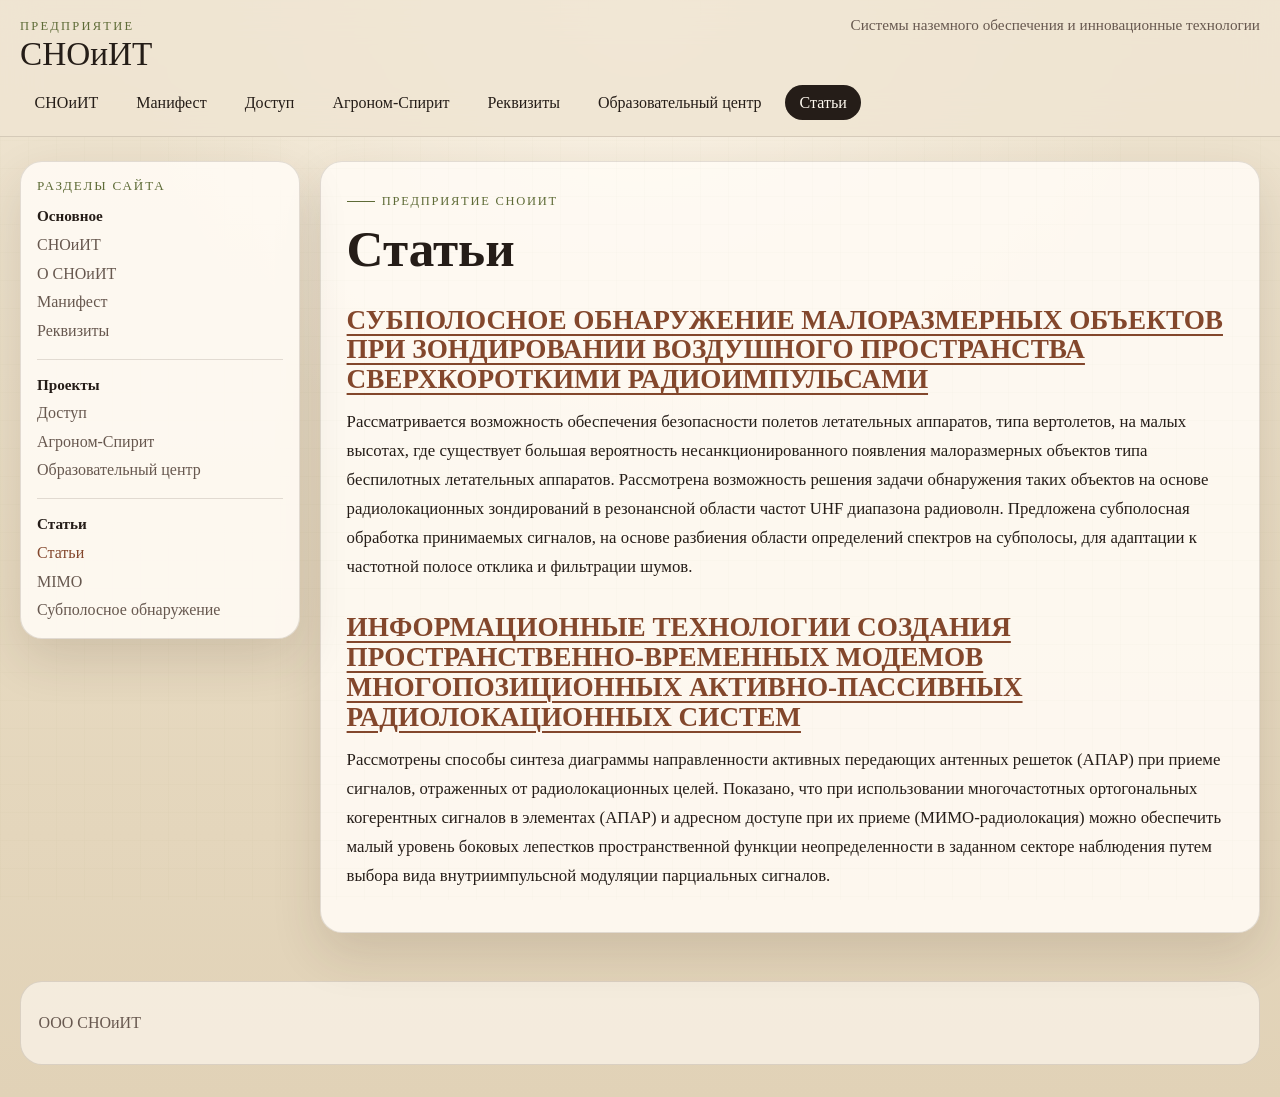
<file: articles.html>
<!doctype html>
<html lang="ru">
  <head>
    <meta charset="utf-8">
    <meta name="viewport" content="width=device-width, initial-scale=1">
    <title>Статьи | Предприятие СНОиИТ</title>
    <meta name="description" content="Статьи">
    <link rel="icon" href="assets/site/favicon_0.ico">
    <link rel="stylesheet" href="style.css">
  </head>
  <body>
    <a class="skip-link" href="#main-content">Перейти к содержимому</a>
    <header class="site-header">
      <div class="header-inner">
        <div class="brand-row">
          <a class="brand" href="index.html">
            <span class="brand-mark">Предприятие</span>
            <span class="brand-name">СНОиИТ</span>
          </a>
          <div class="brand-note">Системы наземного обеспечения и инновационные технологии</div>
        </div>
        <nav class="top-nav" aria-label="Основная навигация">
          <a href="index.html">СНОиИТ</a>
<a href="manifest.html">Манифест</a>
<a href="dostup.html">Доступ</a>
<a href="agronom-spirit.html">Агроном-Спирит</a>
<a href="rekvizity.html">Реквизиты</a>
<a href="education-center.html">Образовательный центр</a>
<a class="active" href="articles.html">Статьи</a>
        </nav>
      </div>
    </header>
    <main class="layout">
      <aside class="sidebar" aria-label="Разделы сайта">
        <div class="sidebar-card">
          <p class="sidebar-title">Разделы сайта</p>
          <section class="sidebar-group">
<h3>Основное</h3>
<ul>
<li><a href="index.html">СНОиИТ</a></li>
<li><a href="about-snoiit.html">О СНОиИТ</a></li>
<li><a href="manifest.html">Манифест</a></li>
<li><a href="rekvizity.html">Реквизиты</a></li>
</ul>
</section>
<section class="sidebar-group">
<h3>Проекты</h3>
<ul>
<li><a href="dostup.html">Доступ</a></li>
<li><a href="agronom-spirit.html">Агроном-Спирит</a></li>
<li><a href="education-center.html">Образовательный центр</a></li>
</ul>
</section>
<section class="sidebar-group">
<h3>Статьи</h3>
<ul>
<li><a class="active" href="articles.html">Статьи</a></li>
<li><a href="article-mimo.html">MIMO</a></li>
<li><a href="article-subband-detection.html">Субполосное обнаружение</a></li>
</ul>
</section>
        </div>
      </aside>
      <section class="page-card" id="main-content">
        <p class="eyebrow">Предприятие СНОиИТ</p>
        <h1>Статьи</h1>
        
        <article class="prose">
          <h2><a href="article-subband-detection.html">СУБПОЛОСНОЕ ОБНАРУЖЕНИЕ МАЛОРАЗМЕРНЫХ ОБЪЕКТОВ ПРИ ЗОНДИРОВАНИИ ВОЗДУШНОГО ПРОСТРАНСТВА СВЕРХКОРОТКИМИ РАДИОИМПУЛЬСАМИ</a></h2>
<p>Рассматривается возможность обеспечения безопасности полетов летательных аппаратов, типа вертолетов, на малых высотах, где существует большая вероятность несанкционированного появления малоразмерных объектов типа беспилотных летательных аппаратов. Рассмотрена возможность решения задачи обнаружения таких объектов на основе радиолокационных зондирований в резонансной области частот UHF диапазона радиоволн. Предложена субполосная обработка принимаемых сигналов, на основе разбиения области определений спектров на субполосы, для адаптации к частотной полосе отклика и фильтрации шумов.</p>
<h2><a href="article-mimo.html">ИНФОРМАЦИОННЫЕ ТЕХНОЛОГИИ СОЗДАНИЯ ПРОСТРАНСТВЕННО-ВРЕМЕННЫХ МОДЕМОВ МНОГОПОЗИЦИОННЫХ АКТИВНО-ПАССИВНЫХ РАДИОЛОКАЦИОННЫХ СИСТЕМ</a></h2>
<p>Рассмотрены способы синтеза диаграммы направленности активных передающих антенных решеток (АПАР) при приеме сигналов, отраженных от радиолокационных целей. Показано, что при использовании многочастотных ортогональных когерентных сигналов в элементах (АПАР) и адресном доступе при их приеме (МИМО-радиолокация) можно обеспечить малый уровень боковых лепестков пространственной функции неопределенности в заданном секторе наблюдения путем выбора вида внутриимпульсной модуляции парциальных сигналов.</p>
        </article>
      </section>
    </main>
    <footer class="site-footer">
      <div class="footer-card">
        <p>ООО СНОиИТ</p>
      </div>
    </footer>
  </body>
</html>
</file>
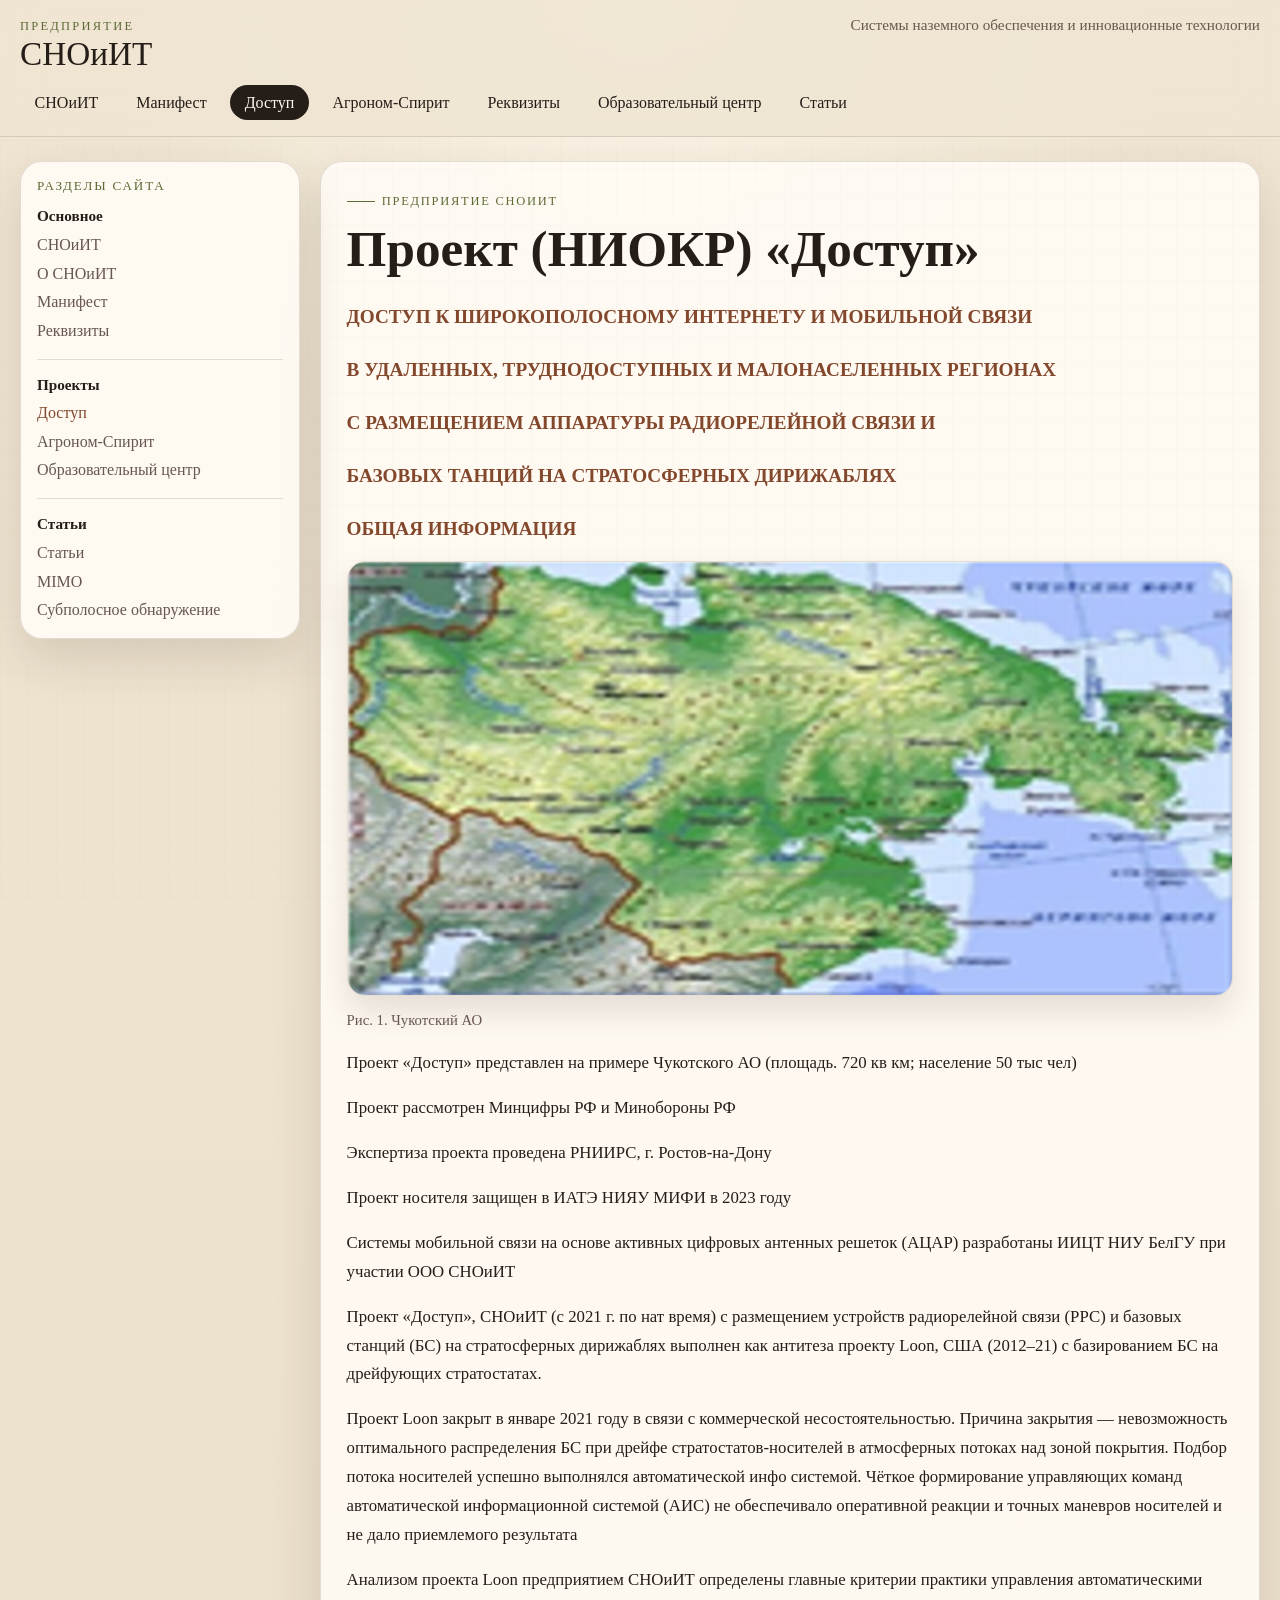
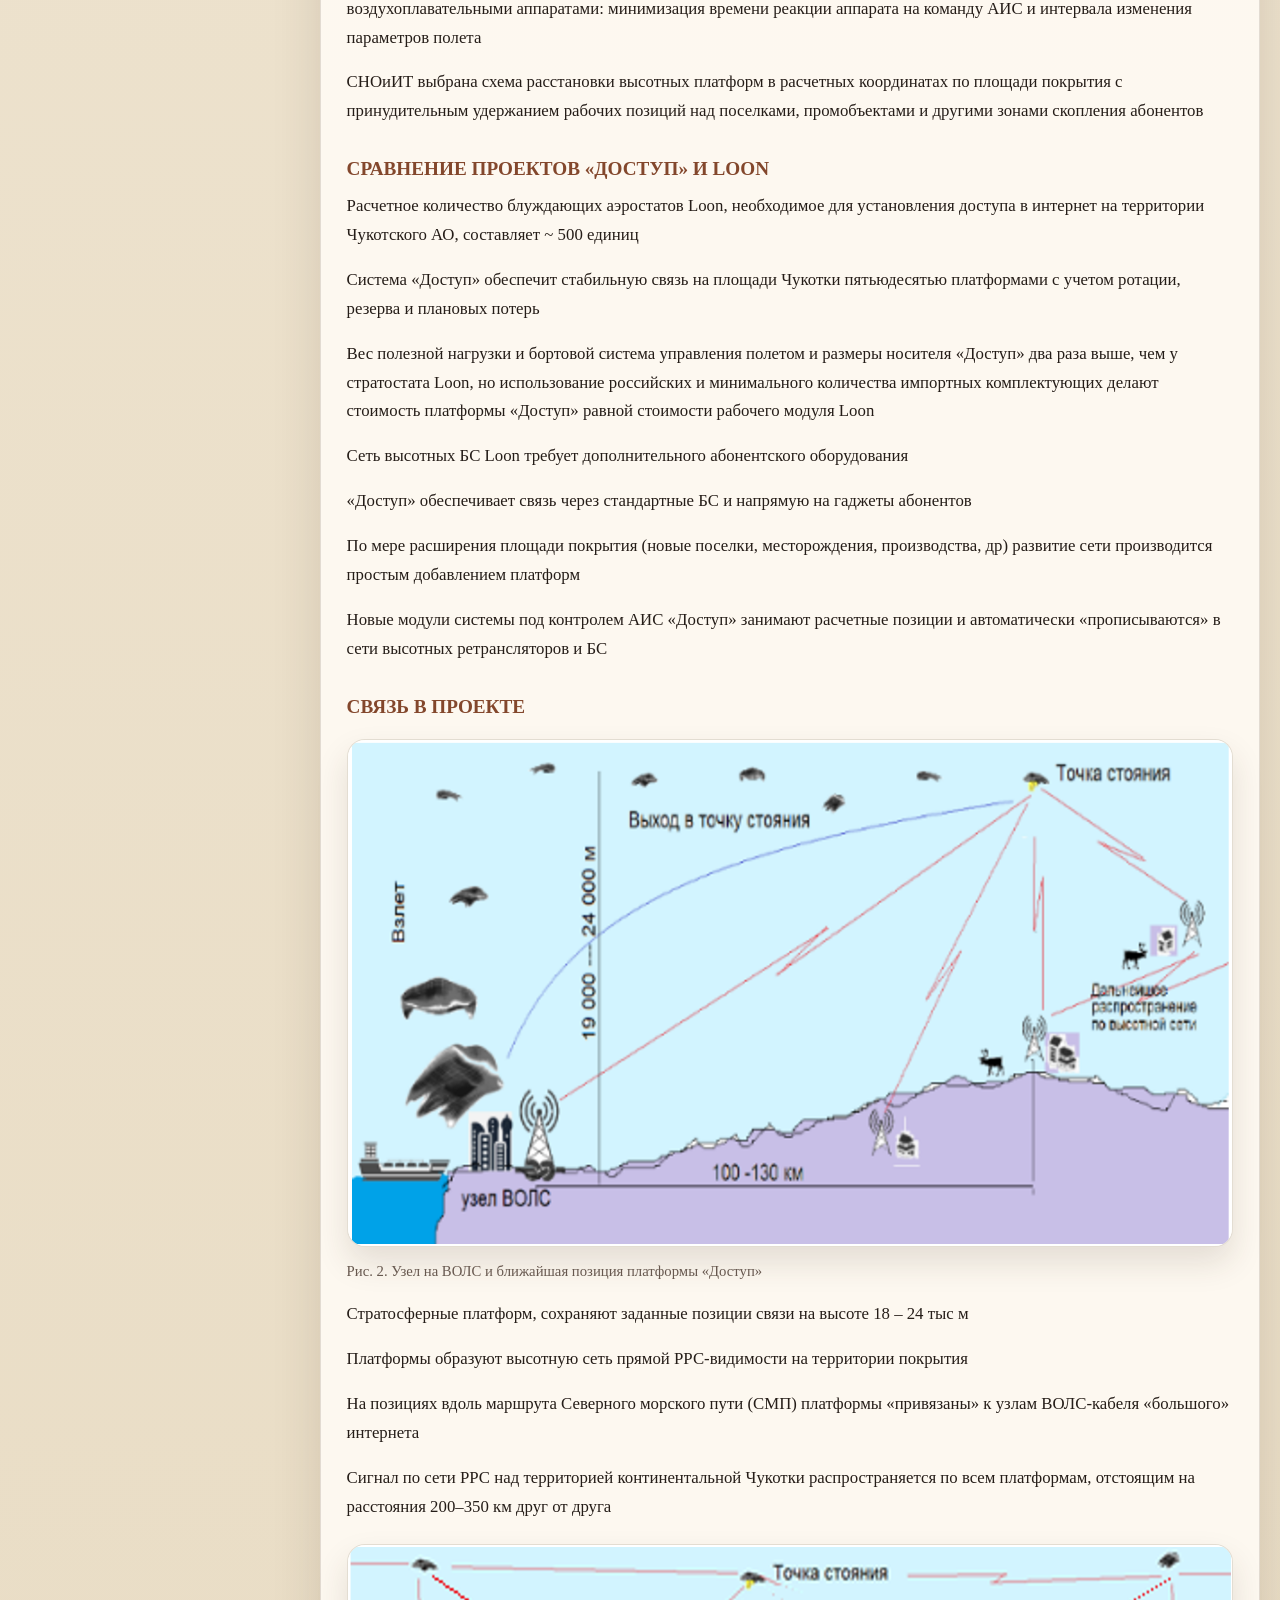
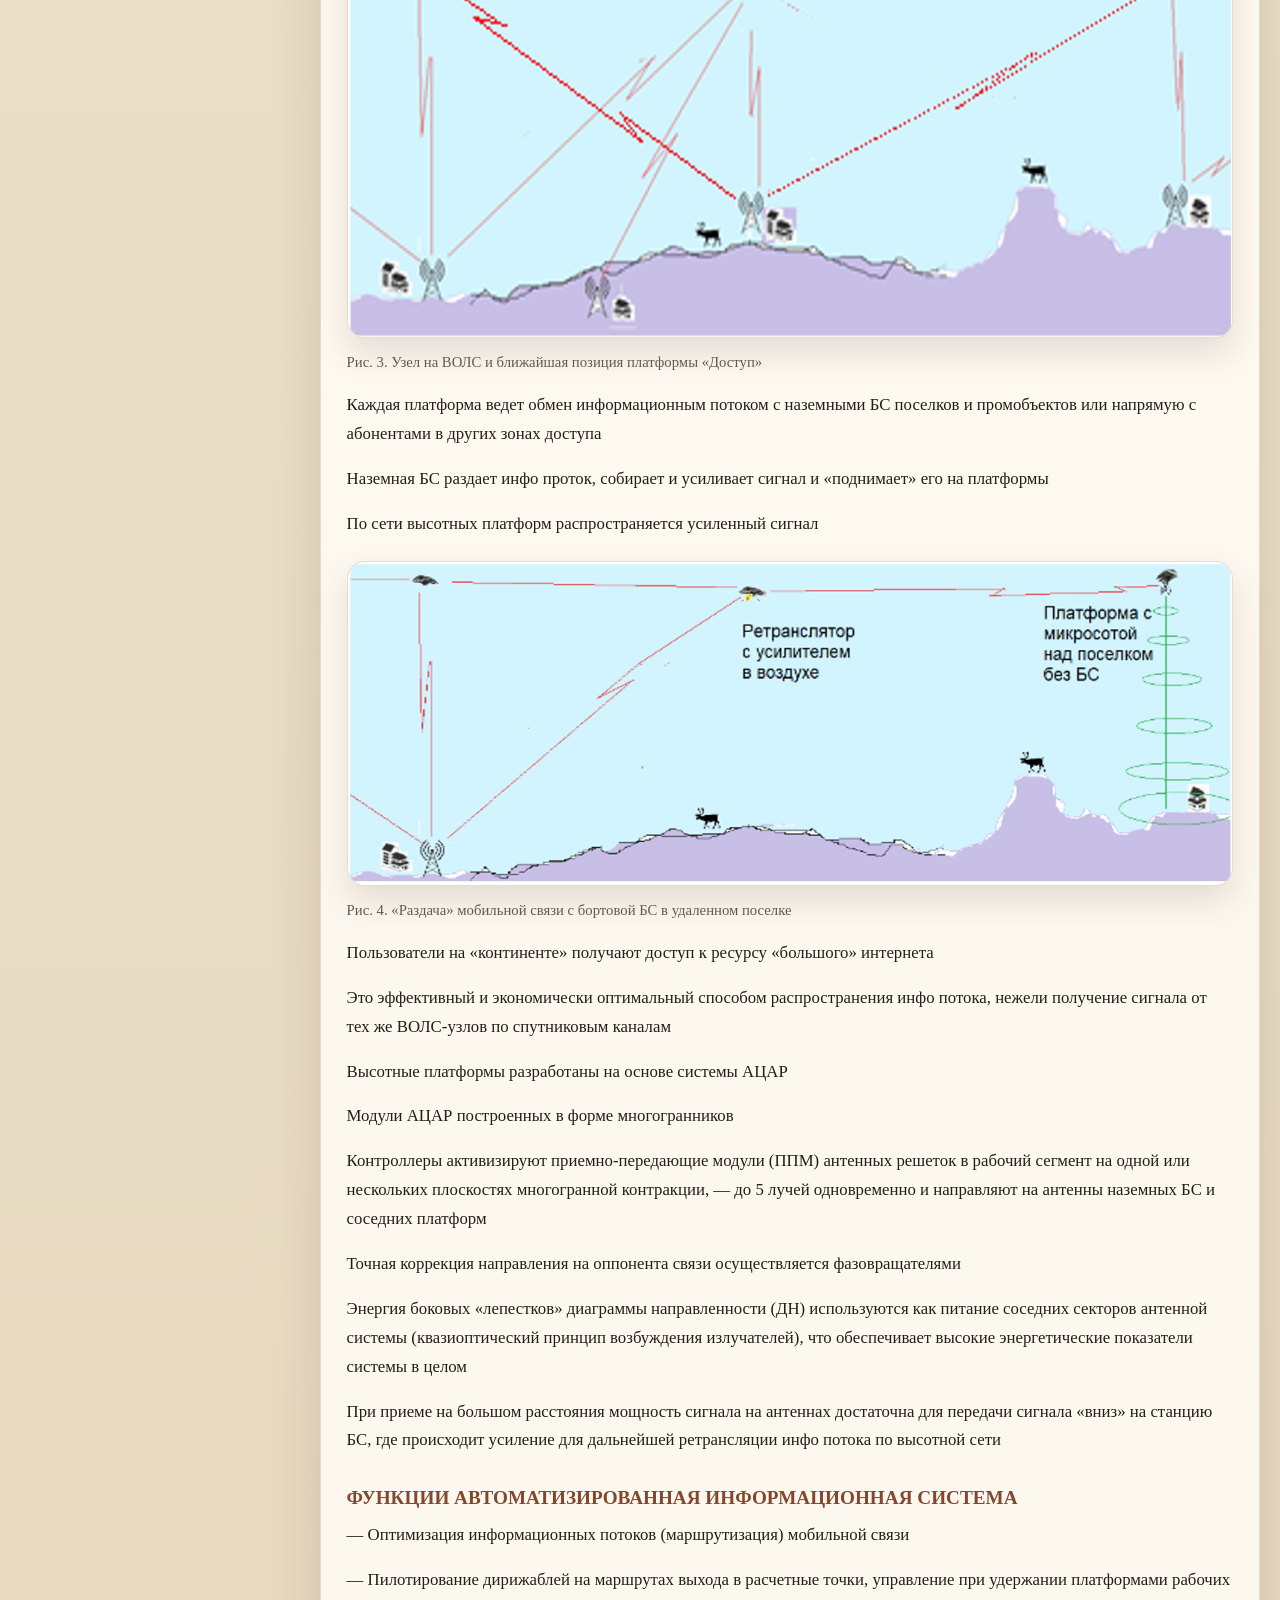
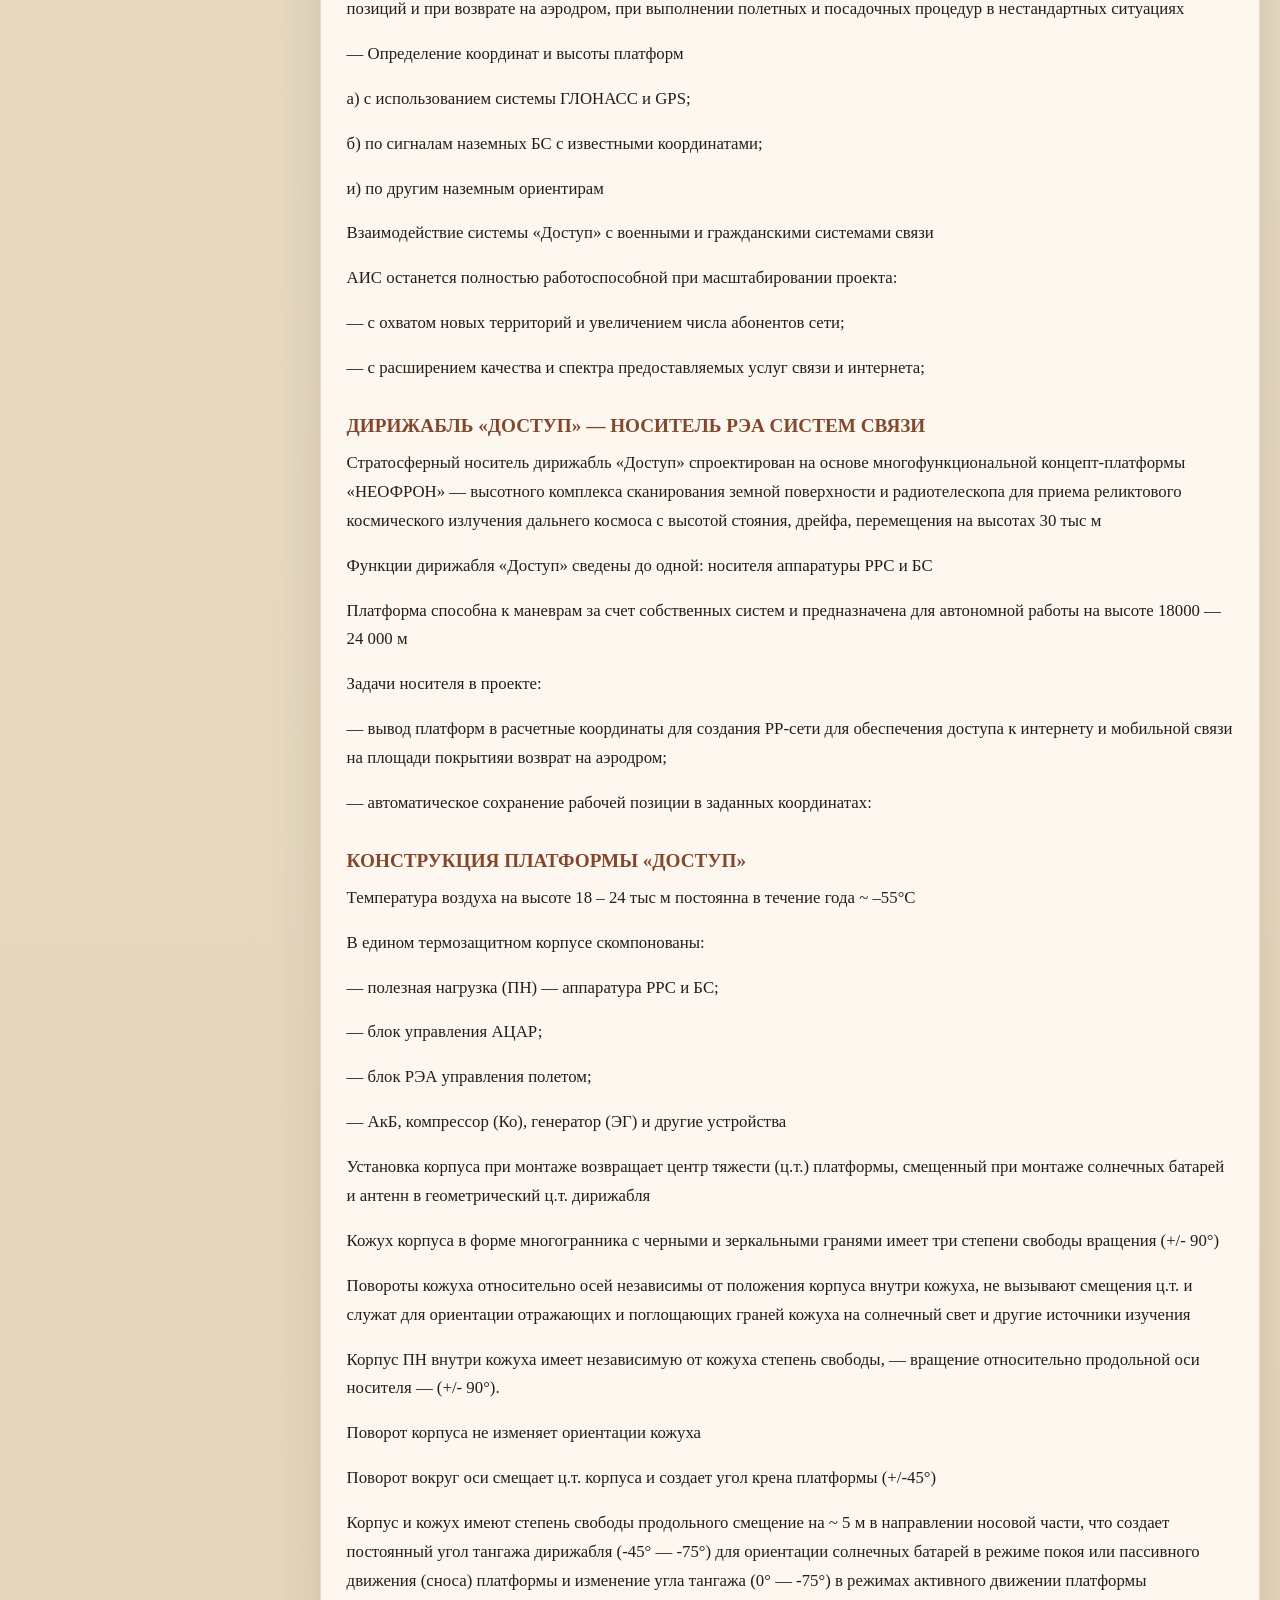
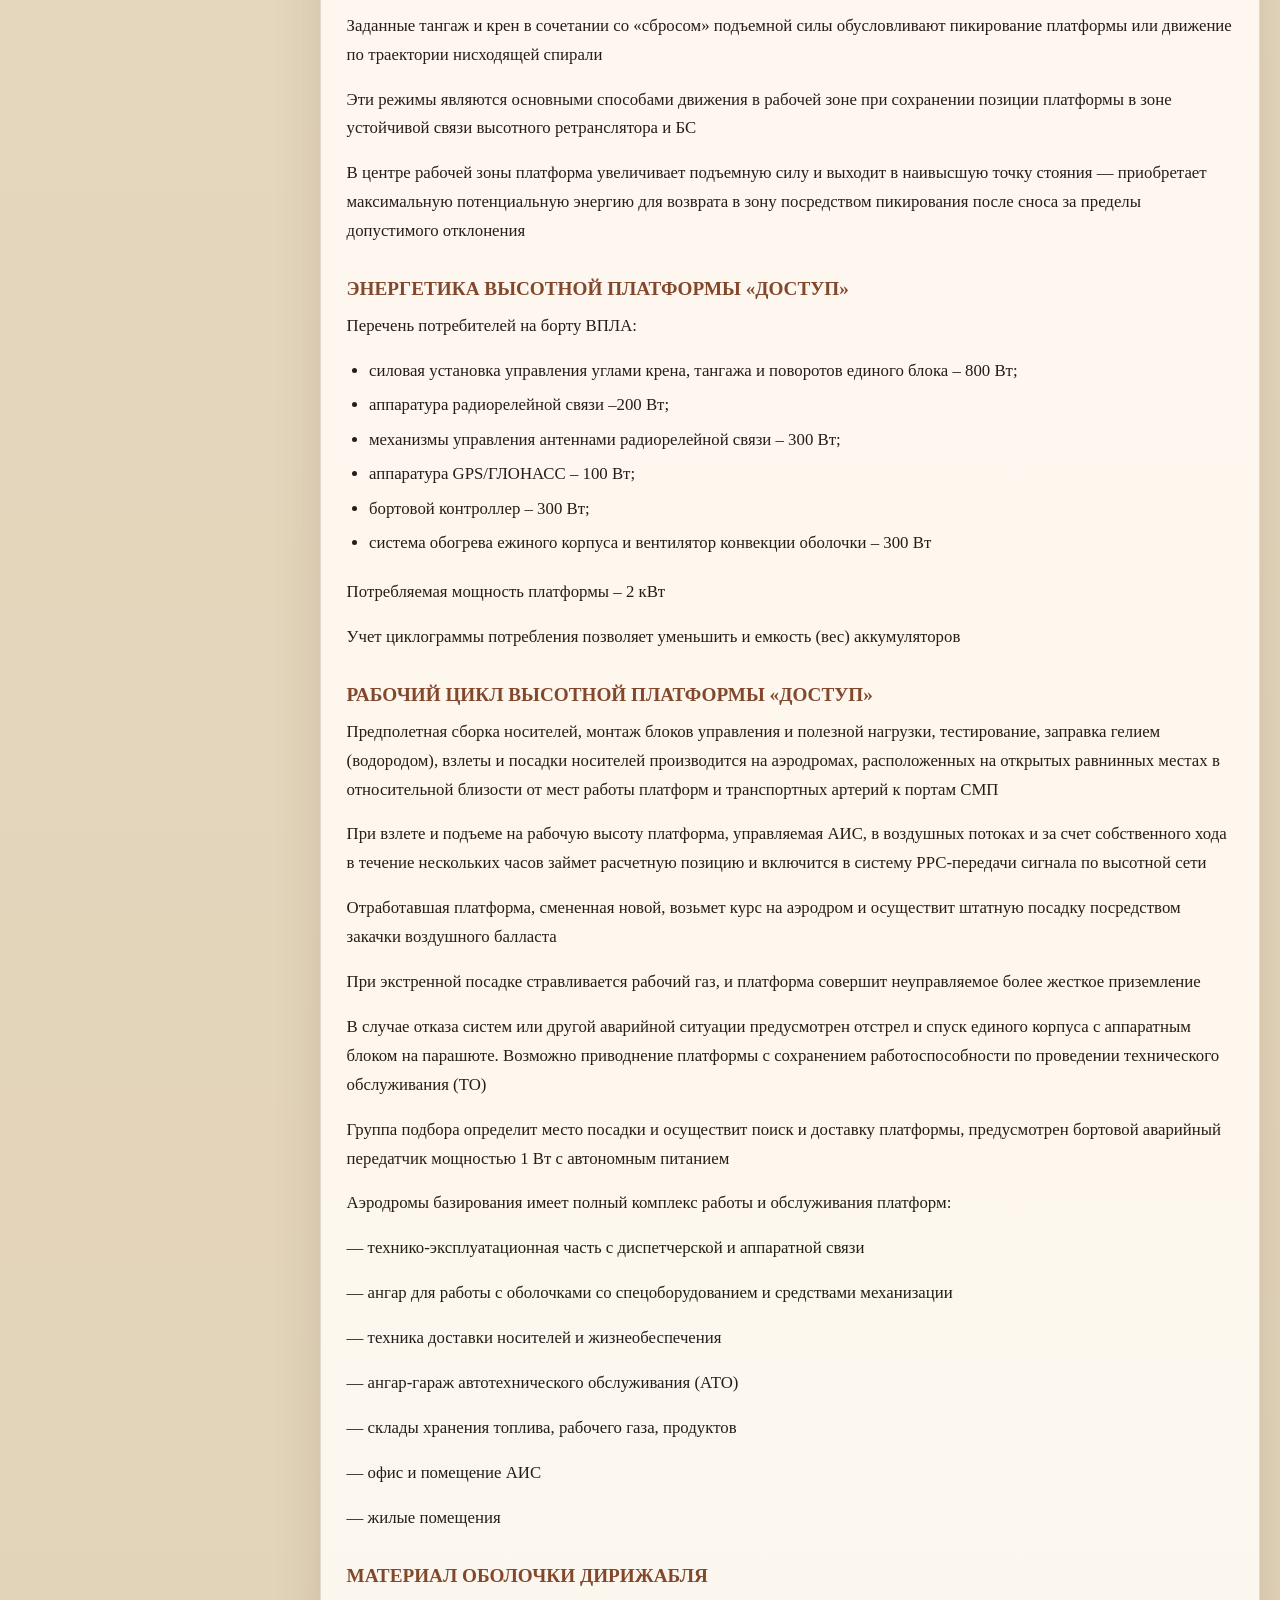
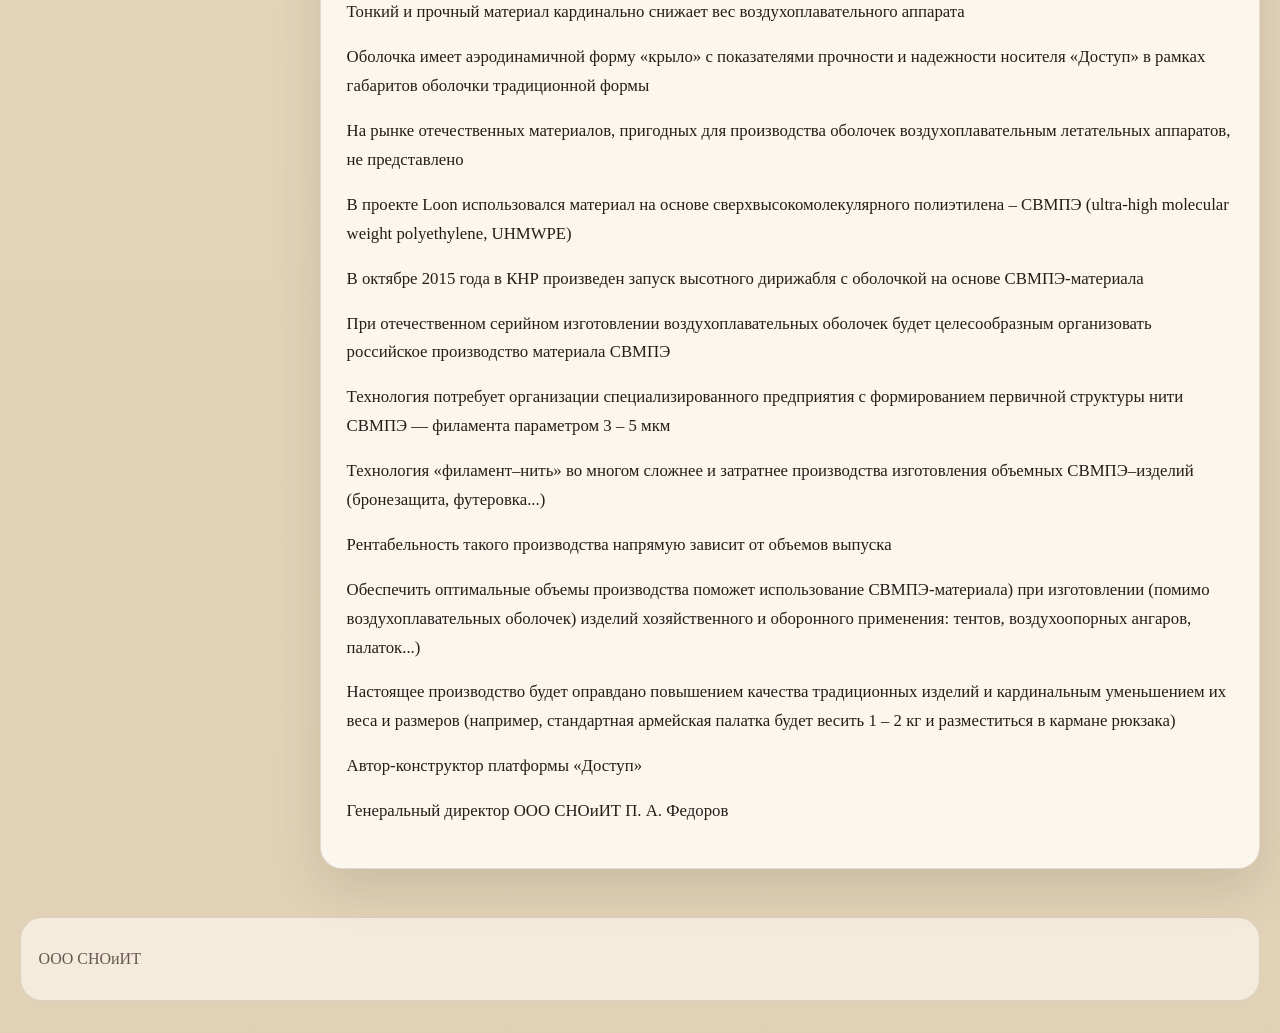
<file: dostup.html>
<!doctype html>
<html lang="ru">
  <head>
    <meta charset="utf-8">
    <meta name="viewport" content="width=device-width, initial-scale=1">
    <title>Проект (НИОКР) «Доступ» | Предприятие СНОиИТ</title>
    <meta name="description" content="Проект (НИОКР) «Доступ»">
    <link rel="icon" href="assets/site/favicon_0.ico">
    <link rel="stylesheet" href="style.css">
  </head>
  <body>
    <a class="skip-link" href="#main-content">Перейти к содержимому</a>
    <header class="site-header">
      <div class="header-inner">
        <div class="brand-row">
          <a class="brand" href="index.html">
            <span class="brand-mark">Предприятие</span>
            <span class="brand-name">СНОиИТ</span>
          </a>
          <div class="brand-note">Системы наземного обеспечения и инновационные технологии</div>
        </div>
        <nav class="top-nav" aria-label="Основная навигация">
          <a href="index.html">СНОиИТ</a>
<a href="manifest.html">Манифест</a>
<a class="active" href="dostup.html">Доступ</a>
<a href="agronom-spirit.html">Агроном-Спирит</a>
<a href="rekvizity.html">Реквизиты</a>
<a href="education-center.html">Образовательный центр</a>
<a href="articles.html">Статьи</a>
        </nav>
      </div>
    </header>
    <main class="layout">
      <aside class="sidebar" aria-label="Разделы сайта">
        <div class="sidebar-card">
          <p class="sidebar-title">Разделы сайта</p>
          <section class="sidebar-group">
<h3>Основное</h3>
<ul>
<li><a href="index.html">СНОиИТ</a></li>
<li><a href="about-snoiit.html">О СНОиИТ</a></li>
<li><a href="manifest.html">Манифест</a></li>
<li><a href="rekvizity.html">Реквизиты</a></li>
</ul>
</section>
<section class="sidebar-group">
<h3>Проекты</h3>
<ul>
<li><a class="active" href="dostup.html">Доступ</a></li>
<li><a href="agronom-spirit.html">Агроном-Спирит</a></li>
<li><a href="education-center.html">Образовательный центр</a></li>
</ul>
</section>
<section class="sidebar-group">
<h3>Статьи</h3>
<ul>
<li><a href="articles.html">Статьи</a></li>
<li><a href="article-mimo.html">MIMO</a></li>
<li><a href="article-subband-detection.html">Субполосное обнаружение</a></li>
</ul>
</section>
        </div>
      </aside>
      <section class="page-card" id="main-content">
        <p class="eyebrow">Предприятие СНОиИТ</p>
        <h1>Проект (НИОКР) «Доступ»</h1>
        
        <article class="prose">
          <h3>ДОСТУП К ШИРОКОПОЛОСНОМУ ИНТЕРНЕТУ И МОБИЛЬНОЙ СВЯЗИ</h3>
<h3>В УДАЛЕННЫХ, ТРУДНОДОСТУПНЫХ И МАЛОНАСЕЛЕННЫХ РЕГИОНАХ</h3>
<h3>С РАЗМЕЩЕНИЕМ АППАРАТУРЫ РАДИОРЕЛЕЙНОЙ СВЯЗИ И</h3>
<h3>БАЗОВЫХ ТАНЦИЙ НА СТРАТОСФЕРНЫХ ДИРИЖАБЛЯХ</h3>
<h3>ОБЩАЯ ИНФОРМАЦИЯ</h3>
<figure><img src="assets/dostup/1.png" alt="Чукотский АО"></figure>
<p class="caption">Рис. 1. Чукотский АО</p>
<p>Проект «Доступ» представлен на примере Чукотского АО (площадь. 720 кв км; население 50 тыс чел)</p>
<p>Проект рассмотрен Минцифры РФ и Минобороны РФ</p>
<p>Экспертиза проекта проведена РНИИРС, г. Ростов-на-Дону</p>
<p>Проект носителя защищен в ИАТЭ НИЯУ МИФИ в 2023 году</p>
<p>Системы мобильной связи на основе активных цифровых антенных решеток (АЦАР) разработаны ИИЦТ НИУ БелГУ при участии ООО СНОиИТ</p>
<p>Проект «Доступ», СНОиИТ (с 2021 г. по нат время) с размещением устройств радиорелейной связи (РРС) и базовых станций (БС) на стратосферных дирижаблях выполнен как антитеза проекту Loon, США (2012–21) с базированием БС на дрейфующих стратостатах.</p>
<p>Проект Loon закрыт в январе 2021 году в связи с коммерческой несостоятельностью. Причина закрытия — невозможность оптимального распределения БС при дрейфе стратостатов-носителей в атмосферных потоках над зоной покрытия. Подбор потока носителей успешно выполнялся автоматической инфо системой. Чёткое формирование управляющих команд автоматической информационной системой (АИС) не обеспечивало оперативной реакции и точных маневров носителей и не дало приемлемого результата</p>
<p>Анализом проекта Loon предприятием СНОиИТ определены главные критерии практики управления автоматическими воздухоплавательными аппаратами: минимизация времени реакции аппарата на команду АИС и интервала изменения параметров полета</p>
<p>СНОиИТ выбрана схема расстановки высотных платформ в расчетных координатах по площади покрытия с принудительным удержанием рабочих позиций над поселками, промобъектами и другими зонами скопления абонентов</p>
<h3>СРАВНЕНИЕ ПРОЕКТОВ «ДОСТУП» И LOON</h3>
<p>Расчетное количество блуждающих аэростатов Loon, необходимое для установления доступа в интернет на территории Чукотского АО, составляет ~ 500 единиц</p>
<p>Система «Доступ» обеспечит стабильную связь на площади Чукотки пятьюдесятью платформами с учетом ротации, резерва и плановых потерь</p>
<p>Вес полезной нагрузки и бортовой система управления полетом и размеры носителя «Доступ» два раза выше, чем у стратостата Loon, но использование российских и минимального количества импортных комплектующих делают стоимость платформы «Доступ» равной стоимости рабочего модуля Loon</p>
<p>Сеть высотных БС Loon требует дополнительного абонентского оборудования</p>
<p>«Доступ» обеспечивает связь через стандартные БС и напрямую на гаджеты абонентов</p>
<p>По мере расширения площади покрытия (новые поселки, месторождения, производства, др) развитие сети производится простым добавлением платформ</p>
<p>Новые модули системы под контролем АИС «Доступ» занимают расчетные позиции и автоматически «прописываются» в сети высотных ретрансляторов и БС</p>
<h3>СВЯЗЬ В ПРОЕКТЕ</h3>
<figure><img src="assets/dostup/2.png" alt="Узел на ВОЛС и ближайшая позиция платформы «Доступ»"></figure>
<p class="caption">Рис. 2. Узел на ВОЛС и ближайшая позиция платформы «Доступ»</p>
<p>Стратосферные платформ, сохраняют заданные позиции связи на высоте 18 – 24 тыс м</p>
<p>Платформы образуют высотную сеть прямой РРС-видимости на территории покрытия</p>
<p>На позициях вдоль маршрута Северного морского пути (СМП) платформы «привязаны» к узлам ВОЛС-кабеля «большого» интернета</p>
<p>Сигнал по сети РРС над территорией континентальной Чукотки распространяется по всем платформам, отстоящим на расстояния 200–350 км друг от друга</p>
<figure><img src="assets/dostup/3.png" alt="Распространение по высотной сети с усилением на базовых станциях"></figure>
<p class="caption">Рис. 3. Узел на ВОЛС и ближайшая позиция платформы «Доступ»</p>
<p>Каждая платформа ведет обмен информационным потоком с наземными БС поселков и промобъектов или напрямую с абонентами в других зонах доступа</p>
<p>Наземная БС раздает инфо проток, собирает и усиливает сигнал и «поднимает» его на платформы</p>
<p>По сети высотных платформ распространяется усиленный сигнал</p>
<figure><img src="assets/dostup/4.png" alt="«Раздача» мобильной связи с бортовой БС в удаленном поселке"></figure>
<p class="caption">Рис. 4. «Раздача» мобильной связи с бортовой БС в удаленном поселке</p>
<p>Пользователи на «континенте» получают доступ к ресурсу «большого» интернета</p>
<p>Это эффективный и экономически оптимальный способом распространения инфо потока, нежели получение сигнала от тех же ВОЛС-узлов по спутниковым каналам</p>
<p>Высотные платформы разработаны на основе системы АЦАР</p>
<p>Модули АЦАР построенных в форме многогранников</p>
<p>Контроллеры активизируют приемно-передающие модули (ППМ) антенных решеток в рабочий сегмент на одной или нескольких плоскостях многогранной контракции, — до 5 лучей одновременно и направляют на антенны наземных БС и соседних платформ</p>
<p>Точная коррекция направления на оппонента связи осуществляется фазовращателями</p>
<p>Энергия боковых «лепестков» диаграммы направленности (ДН) используются как питание соседних секторов антенной системы (квазиоптический принцип возбуждения излучателей), что обеспечивает высокие энергетические показатели системы в целом</p>
<p>При приеме на большом расстояния мощность сигнала на антеннах достаточна для передачи сигнала «вниз» на станцию БС, где происходит усиление для дальнейшей ретрансляции инфо потока по высотной сети</p>
<h3>ФУНКЦИИ АВТОМАТИЗИРОВАННАЯ ИНФОРМАЦИОННАЯ СИСТЕМА</h3>
<p>— Оптимизация информационных потоков (маршрутизация) мобильной связи</p>
<p>— Пилотирование дирижаблей на маршрутах выхода в расчетные точки, управление при удержании платформами рабочих позиций и при возврате на аэродром, при выполнении полетных и посадочных процедур в нестандартных ситуациях</p>
<p>— Определение координат и высоты платформ</p>
<p>а) с использованием системы ГЛОНАСС и GPS;</p>
<p>б) по сигналам наземных БС с известными координатами;</p>
<p>и) по другим наземным ориентирам</p>
<p>Взаимодействие системы «Доступ» с военными и гражданскими системами связи</p>
<p>АИС останется полностью работоспособной при масштабировании проекта:</p>
<p>— с охватом новых территорий и увеличением числа абонентов сети;</p>
<p>— с расширением качества и спектра предоставляемых услуг связи и интернета;</p>
<h3>ДИРИЖАБЛЬ «ДОСТУП» — НОСИТЕЛЬ РЭА СИСТЕМ СВЯЗИ</h3>
<p>Стратосферный носитель дирижабль «Доступ» спроектирован на основе многофункциональной концепт-платформы «НЕОФРОН» — высотного комплекса сканирования земной поверхности и радиотелескопа для приема реликтового космического излучения дальнего космоса с высотой стояния, дрейфа, перемещения на высотах 30 тыс м</p>
<p>Функции дирижабля «Доступ» сведены до одной: носителя аппаратуры РРС и БС</p>
<p>Платформа способна к маневрам за счет собственных систем и предназначена для автономной работы на высоте 18000 — 24 000 м</p>
<p>Задачи носителя в проекте:</p>
<p>— вывод платформ в расчетные координаты для создания РР-сети для обеспечения доступа к интернету и мобильной связи на площади покрытияи возврат на аэродром;</p>
<p>— автоматическое сохранение рабочей позиции в заданных координатах:</p>
<h3>КОНСТРУКЦИЯ ПЛАТФОРМЫ «ДОСТУП»</h3>
<p>Температура воздуха на высоте 18 – 24 тыс м постоянна в течение года ~ –55°C</p>
<p>В едином термозащитном корпусе скомпонованы:</p>
<p>— полезная нагрузка (ПН) — аппаратура РРС и БС;</p>
<p>— блок управления АЦАР;</p>
<p>— блок РЭА управления полетом;</p>
<p>— АкБ, компрессор (Ко), генератор (ЭГ) и другие устройства</p>
<p>Установка корпуса при монтаже возвращает центр тяжести (ц.т.) платформы, смещенный при монтаже солнечных батарей и антенн в геометрический ц.т. дирижабля</p>
<p>Кожух корпуса в форме многогранника с черными и зеркальными гранями имеет три степени свободы вращения (+/- 90°)</p>
<p>Повороты кожуха относительно осей независимы от положения корпуса внутри кожуха, не вызывают смещения ц.т. и служат для ориентации отражающих и поглощающих граней кожуха на солнечный свет и другие источники изучения</p>
<p>Корпус ПН внутри кожуха имеет независимую от кожуха степень свободы, — вращение относительно продольной оси носителя — (+/- 90°).</p>
<p>Поворот корпуса не изменяет ориентации кожуха</p>
<p>Поворот вокруг оси смещает ц.т. корпуса и создает угол крена платформы (+/-45°)</p>
<p>Корпус и кожух имеют степень свободы продольного смещение на ~ 5 м в направлении носовой части, что создает постоянный угол тангажа дирижабля (-45° — -75°) для ориентации солнечных батарей в режиме покоя или пассивного движения (сноса) платформы и изменение угла тангажа (0° — -75°) в режимах активного движении платформы</p>
<p>Заданные тангаж и крен в сочетании со «сбросом» подъемной силы обусловливают пикирование платформы или движение по траектории нисходящей спирали</p>
<p>Эти режимы являются основными способами движения в рабочей зоне при сохранении позиции платформы в зоне устойчивой связи высотного ретранслятора и БС</p>
<p>В центре рабочей зоны платформа увеличивает подъемную силу и выходит в наивысшую точку стояния — приобретает максимальную потенциальную энергию для возврата в зону посредством пикирования после сноса за пределы допустимого отклонения</p>
<h3>ЭНЕРГЕТИКА ВЫСОТНОЙ ПЛАТФОРМЫ «ДОСТУП»</h3>
<p>Перечень потребителей на борту ВПЛА:</p>
<ul>
<li>силовая установка управления углами крена, тангажа и поворотов единого блока – 800 Вт;</li>
<li>аппаратура радиорелейной связи –200 Вт;</li>
<li>механизмы управления антеннами радиорелейной связи – 300 Вт;</li>
<li>аппаратура GPS/ГЛОНАСС – 100 Вт;</li>
<li>бортовой контроллер – 300 Вт;</li>
<li>система обогрева ежиного корпуса и вентилятор конвекции оболочки – 300 Вт</li>
</ul>
<p>Потребляемая мощность платформы – 2 кВт</p>
<p>Учет циклограммы потребления позволяет уменьшить и емкость (вес) аккумуляторов</p>
<h3>РАБОЧИЙ ЦИКЛ ВЫСОТНОЙ ПЛАТФОРМЫ «ДОСТУП»</h3>
<p>Предполетная сборка носителей, монтаж блоков управления и полезной нагрузки, тестирование, заправка гелием (водородом), взлеты и посадки носителей производится на аэродромах, расположенных на открытых равнинных местах в относительной близости от мест работы платформ и транспортных артерий к портам СМП</p>
<p>При взлете и подъеме на рабочую высоту платформа, управляемая АИС, в воздушных потоках и за счет собственного хода в течение нескольких часов займет расчетную позицию и включится в систему РРС-передачи сигнала по высотной сети</p>
<p>Отработавшая платформа, смененная новой, возьмет курс на аэродром и осуществит штатную посадку посредством закачки воздушного балласта</p>
<p>При экстренной посадке стравливается рабочий газ, и платформа совершит неуправляемое более жесткое приземление</p>
<p>В случае отказа систем или другой аварийной ситуации предусмотрен отстрел и спуск единого корпуса с аппаратным блоком на парашюте. Возможно приводнение платформы с сохранением работоспособности по проведении технического обслуживания (ТО)</p>
<p>Группа подбора определит место посадки и осуществит поиск и доставку платформы, предусмотрен бортовой аварийный передатчик мощностью 1 Вт с автономным питанием</p>
<p>Аэродромы базирования имеет полный комплекс работы и обслуживания платформ:</p>
<p>— технико-эксплуатационная часть с диспетчерской и аппаратной связи</p>
<p>— ангар для работы с оболочками со спецоборудованием и средствами механизации</p>
<p>— техника доставки носителей и жизнеобеспечения</p>
<p>— ангар-гараж автотехнического обслуживания (АТО)</p>
<p>— склады хранения топлива, рабочего газа, продуктов</p>
<p>— офис и помещение АИС</p>
<p>— жилые помещения</p>
<h3>МАТЕРИАЛ ОБОЛОЧКИ ДИРИЖАБЛЯ</h3>
<p>Тонкий и прочный материал кардинально снижает вес воздухоплавательного аппарата</p>
<p>Оболочка имеет аэродинамичной форму «крыло» с показателями прочности и надежности носителя «Доступ» в рамках габаритов оболочки традиционной формы</p>
<p>На рынке отечественных материалов, пригодных для производства оболочек воздухоплавательным летательных аппаратов, не представлено</p>
<p>В проекте Loon использовался материал на основе сверхвысокомолекулярного полиэтилена – СВМПЭ (ultra-high molecular weight polyethylene, UHMWPE)</p>
<p>В октябре 2015 года в КНР произведен запуск высотного дирижабля с оболочкой на основе СВМПЭ-материала</p>
<p>При отечественном серийном изготовлении воздухоплавательных оболочек будет целесообразным организовать российское производство материала СВМПЭ</p>
<p>Технология потребует организации специализированного предприятия с формированием первичной структуры нити СВМПЭ — филамента параметром 3 – 5 мкм</p>
<p>Технология «филамент–нить» во многом сложнее и затратнее производства изготовления объемных СВМПЭ–изделий (бронезащита, футеровка...)</p>
<p>Рентабельность такого производства напрямую зависит от объемов выпуска</p>
<p>Обеспечить оптимальные объемы производства поможет использование СВМПЭ-материала) при изготовлении (помимо воздухоплавательных оболочек) изделий хозяйственного и оборонного применения: тентов, воздухоопорных ангаров, палаток...)</p>
<p>Настоящее производство будет оправдано повышением качества традиционных изделий и кардинальным уменьшением их веса и размеров (например, стандартная армейская палатка будет весить 1 – 2 кг и разместиться в кармане рюкзака)</p>
<p>Автор-конструктор платформы «Доступ»</p>
<p>Генеральный директор ООО СНОиИТ П. А. Федоров</p>
        </article>
      </section>
    </main>
    <footer class="site-footer">
      <div class="footer-card">
        <p>ООО СНОиИТ</p>
      </div>
    </footer>
  </body>
</html>
</file>
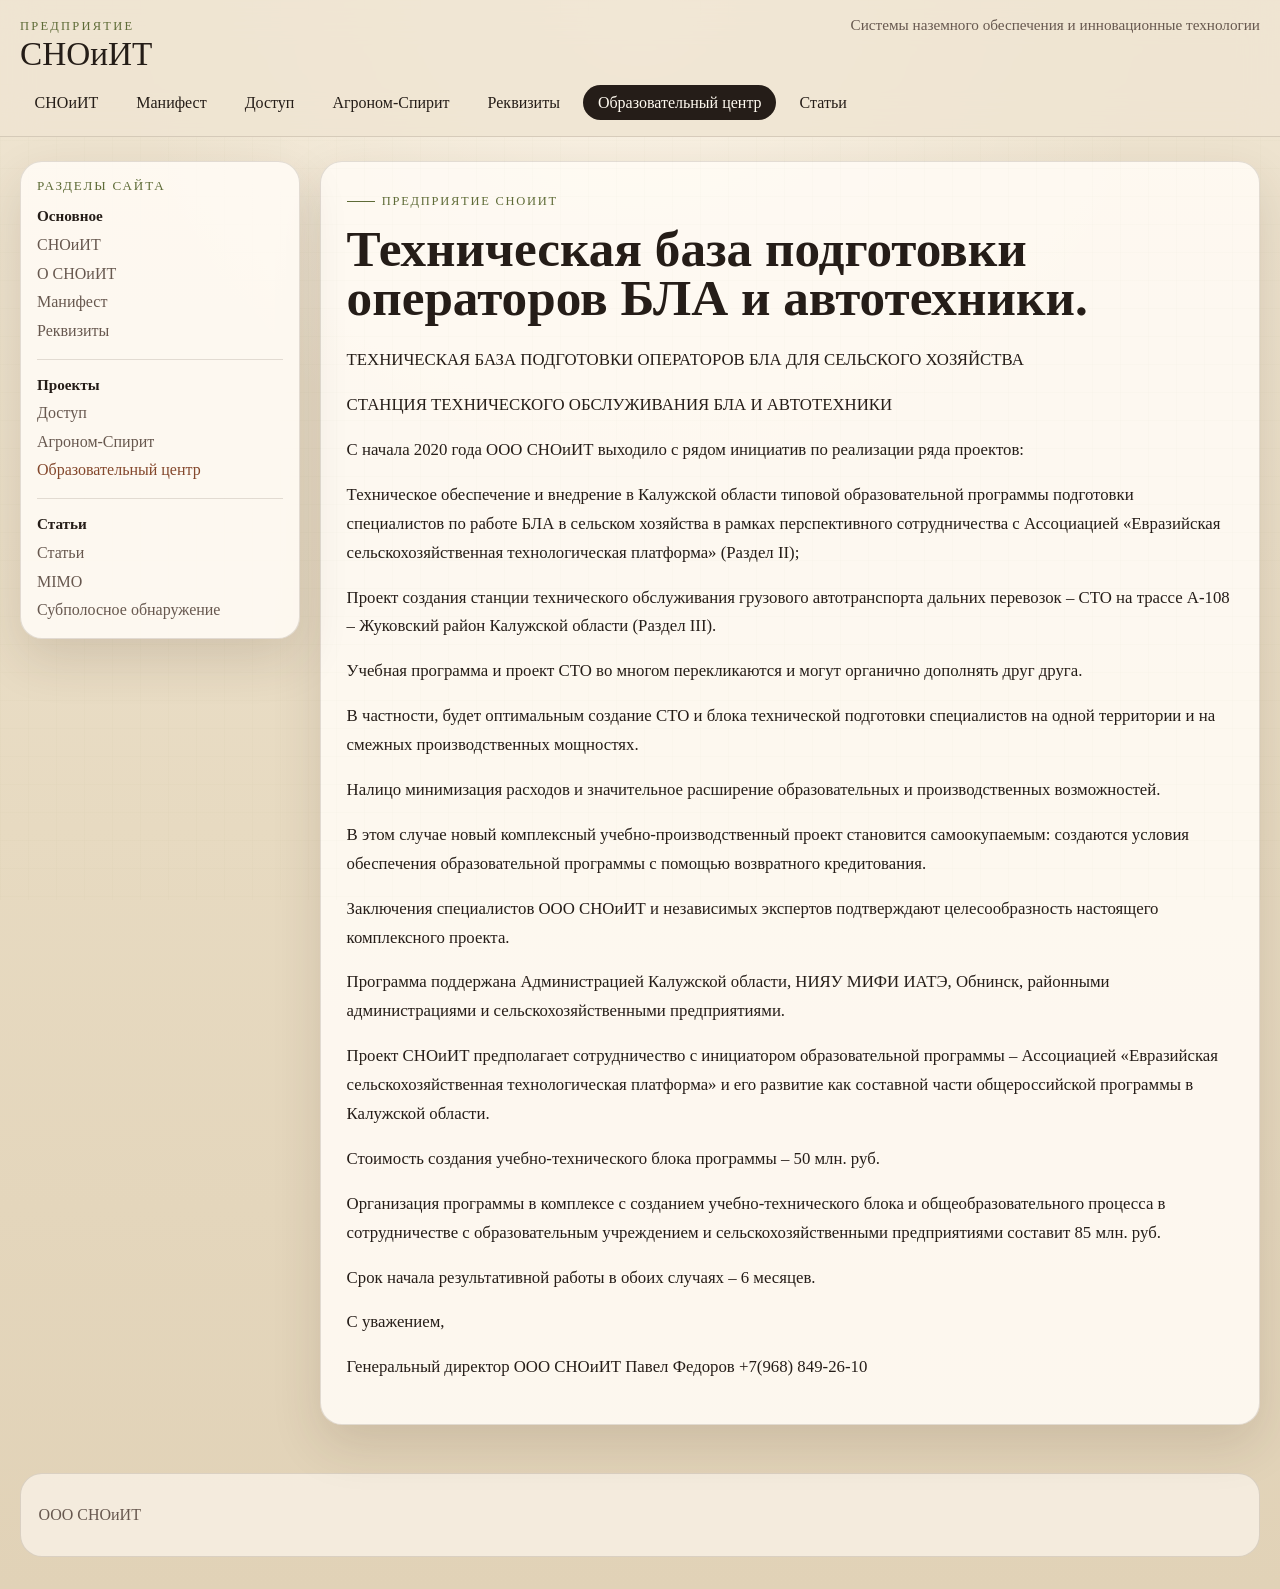
<file: education-center.html>
<!doctype html>
<html lang="ru">
  <head>
    <meta charset="utf-8">
    <meta name="viewport" content="width=device-width, initial-scale=1">
    <title>Техническая база подготовки операторов БЛА и автотехники. | Предприятие СНОиИТ</title>
    <meta name="description" content="Техническая база подготовки операторов БЛА и автотехники.">
    <link rel="icon" href="assets/site/favicon_0.ico">
    <link rel="stylesheet" href="style.css">
  </head>
  <body>
    <a class="skip-link" href="#main-content">Перейти к содержимому</a>
    <header class="site-header">
      <div class="header-inner">
        <div class="brand-row">
          <a class="brand" href="index.html">
            <span class="brand-mark">Предприятие</span>
            <span class="brand-name">СНОиИТ</span>
          </a>
          <div class="brand-note">Системы наземного обеспечения и инновационные технологии</div>
        </div>
        <nav class="top-nav" aria-label="Основная навигация">
          <a href="index.html">СНОиИТ</a>
<a href="manifest.html">Манифест</a>
<a href="dostup.html">Доступ</a>
<a href="agronom-spirit.html">Агроном-Спирит</a>
<a href="rekvizity.html">Реквизиты</a>
<a class="active" href="education-center.html">Образовательный центр</a>
<a href="articles.html">Статьи</a>
        </nav>
      </div>
    </header>
    <main class="layout">
      <aside class="sidebar" aria-label="Разделы сайта">
        <div class="sidebar-card">
          <p class="sidebar-title">Разделы сайта</p>
          <section class="sidebar-group">
<h3>Основное</h3>
<ul>
<li><a href="index.html">СНОиИТ</a></li>
<li><a href="about-snoiit.html">О СНОиИТ</a></li>
<li><a href="manifest.html">Манифест</a></li>
<li><a href="rekvizity.html">Реквизиты</a></li>
</ul>
</section>
<section class="sidebar-group">
<h3>Проекты</h3>
<ul>
<li><a href="dostup.html">Доступ</a></li>
<li><a href="agronom-spirit.html">Агроном-Спирит</a></li>
<li><a class="active" href="education-center.html">Образовательный центр</a></li>
</ul>
</section>
<section class="sidebar-group">
<h3>Статьи</h3>
<ul>
<li><a href="articles.html">Статьи</a></li>
<li><a href="article-mimo.html">MIMO</a></li>
<li><a href="article-subband-detection.html">Субполосное обнаружение</a></li>
</ul>
</section>
        </div>
      </aside>
      <section class="page-card" id="main-content">
        <p class="eyebrow">Предприятие СНОиИТ</p>
        <h1>Техническая база подготовки операторов БЛА и автотехники.</h1>
        
        <article class="prose">
          <p>ТЕХНИЧЕСКАЯ БАЗА ПОДГОТОВКИ ОПЕРАТОРОВ БЛА ДЛЯ СЕЛЬСКОГО ХОЗЯЙСТВА</p>
<p>СТАНЦИЯ ТЕХНИЧЕСКОГО ОБСЛУЖИВАНИЯ БЛА И АВТОТЕХНИКИ</p>
<p>С начала 2020 года ООО СНОиИТ выходило с рядом инициатив по реализации ряда проектов:</p>
<p>Техническое обеспечение и внедрение в Калужской области типовой образовательной программы подготовки специалистов по работе БЛА в сельском хозяйства в рамках перспективного сотрудничества с Ассоциацией «Евразийская сельскохозяйственная технологическая платформа» (Раздел II);</p>
<p>Проект создания станции технического обслуживания грузового автотранспорта дальних перевозок – СТО на трассе А-108 – Жуковский район Калужской области (Раздел III).</p>
<p>Учебная программа и проект СТО во многом перекликаются и могут органично дополнять друг друга.</p>
<p>В частности, будет оптимальным создание СТО и блока технической подготовки специалистов на одной территории и на смежных производственных мощностях.</p>
<p>Налицо минимизация расходов и значительное расширение образовательных и производственных возможностей.</p>
<p>В этом случае новый комплексный учебно-производственный проект становится самоокупаемым: создаются условия обеспечения образовательной программы с помощью возвратного кредитования.</p>
<p>Заключения специалистов ООО СНОиИТ и независимых экспертов подтверждают целесообразность настоящего комплексного проекта.</p>
<p>Программа поддержана Администрацией Калужской области, НИЯУ МИФИ ИАТЭ, Обнинск, районными администрациями и сельскохозяйственными предприятиями.</p>
<p>Проект СНОиИТ предполагает сотрудничество с инициатором образовательной программы – Ассоциацией «Евразийская сельскохозяйственная технологическая платформа» и его развитие как составной части общероссийской программы в Калужской области.</p>
<p>Стоимость создания учебно-технического блока программы – 50 млн. руб.</p>
<p>Организация программы в комплексе с созданием учебно-технического блока и общеобразовательного процесса в сотрудничестве с образовательным учреждением и сельскохозяйственными предприятиями составит 85 млн. руб.</p>
<p>Срок начала результативной работы в обоих случаях – 6 месяцев.</p>
<p>С уважением,</p>
<p>Генеральный директор ООО СНОиИТ Павел Федоров +7(968) 849-26-10</p>
        </article>
      </section>
    </main>
    <footer class="site-footer">
      <div class="footer-card">
        <p>ООО СНОиИТ</p>
      </div>
    </footer>
  </body>
</html>
</file>
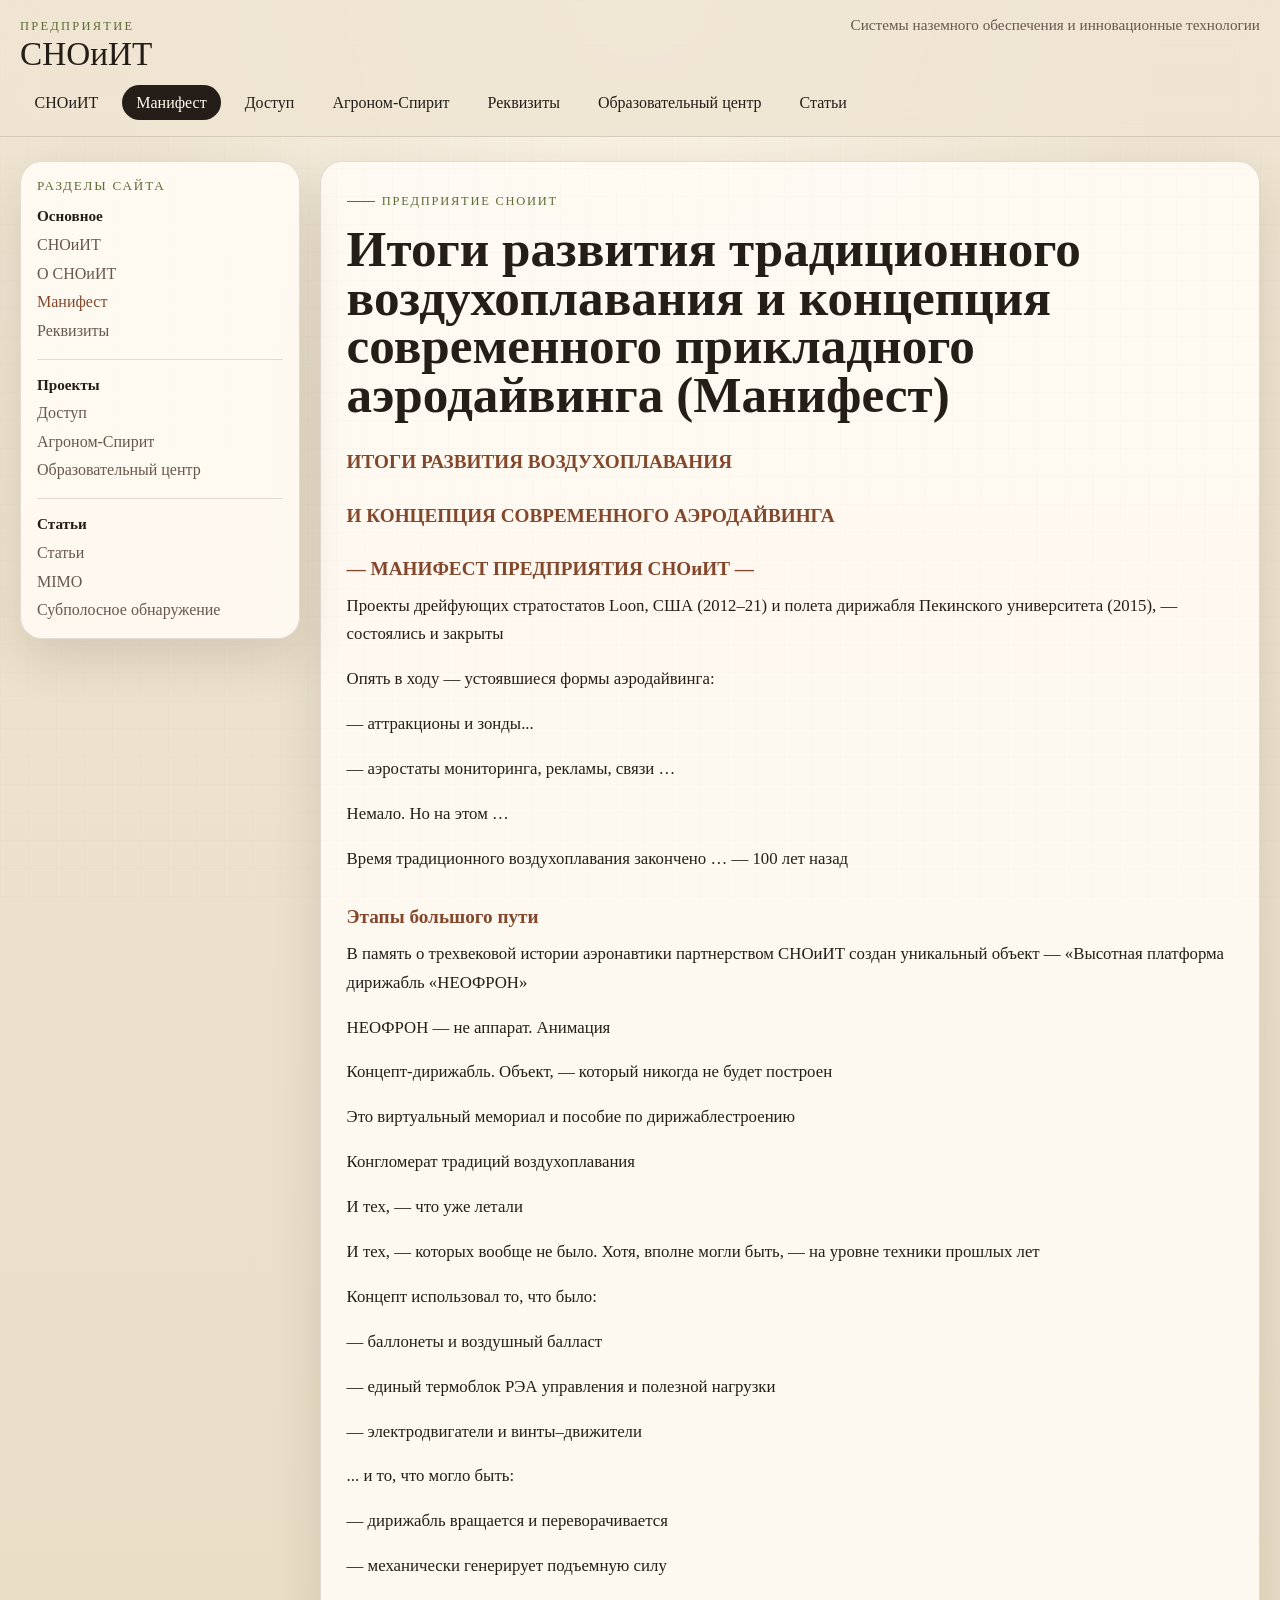
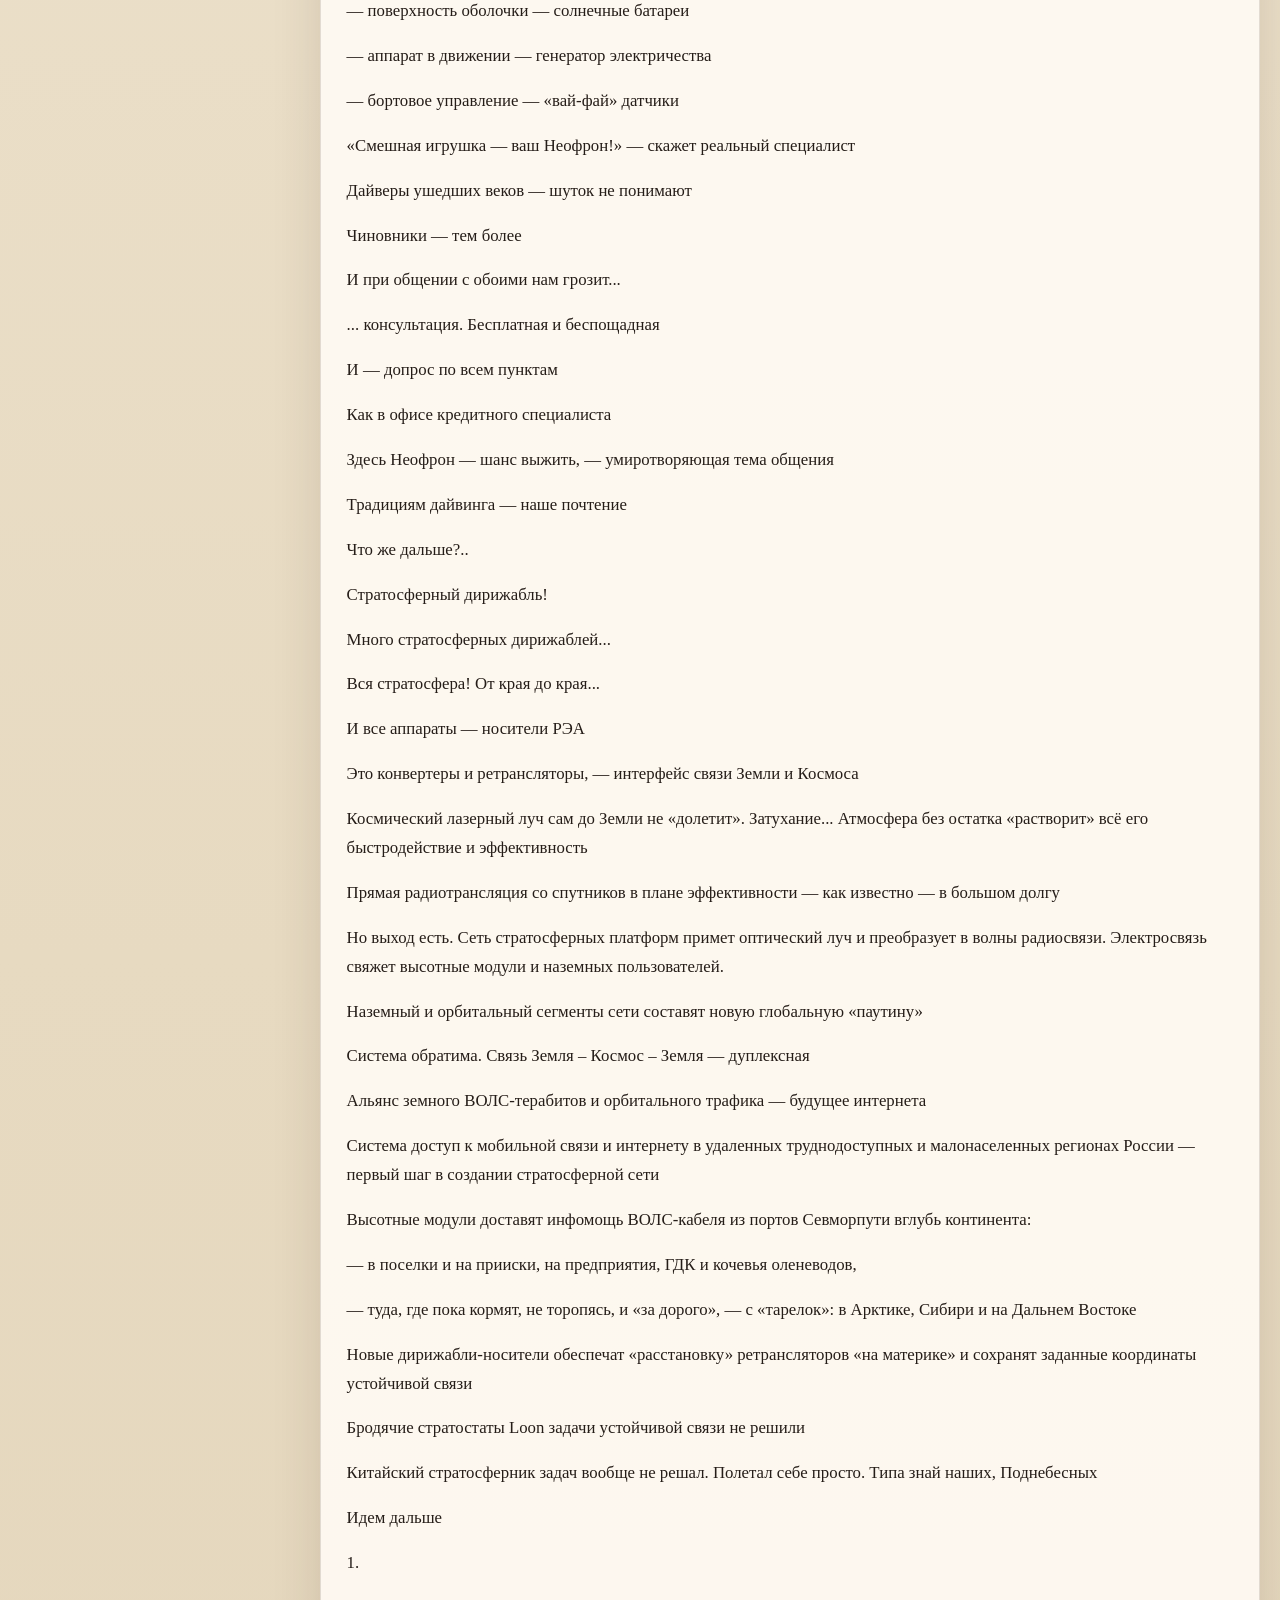
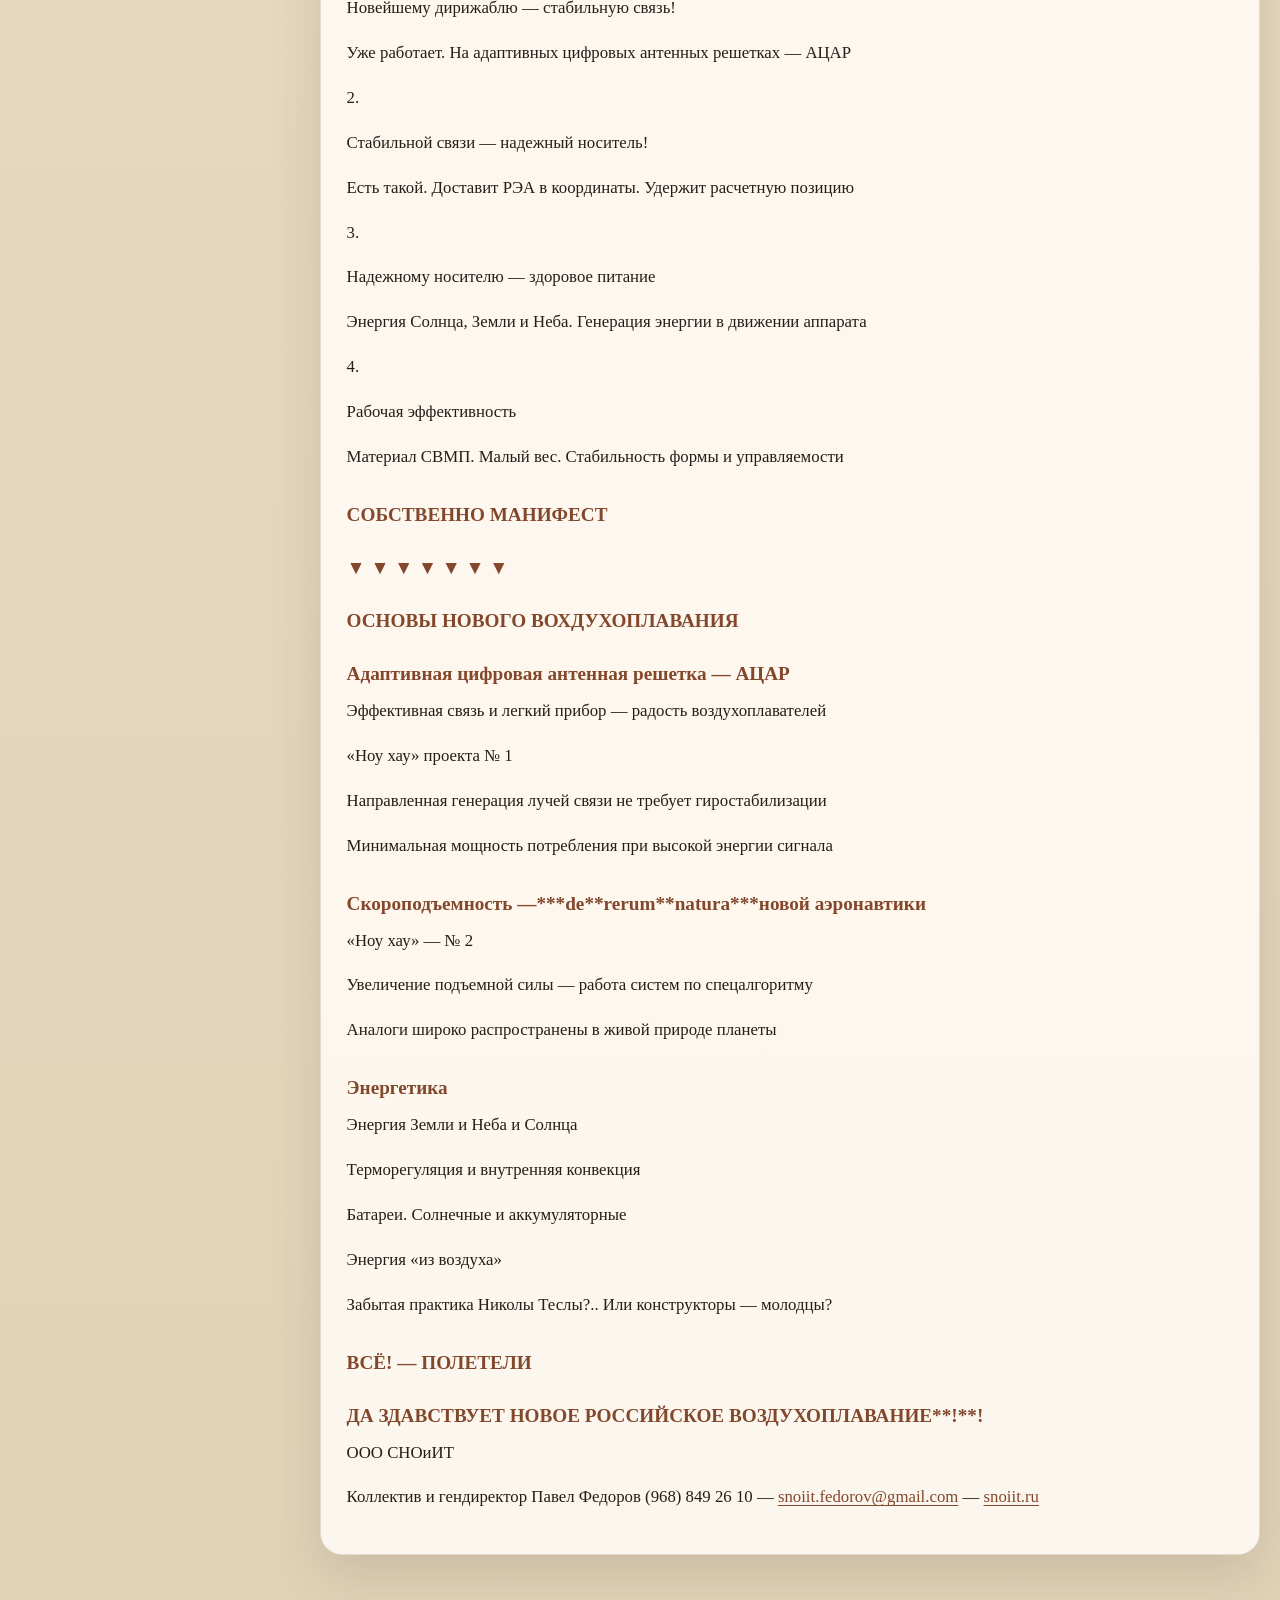
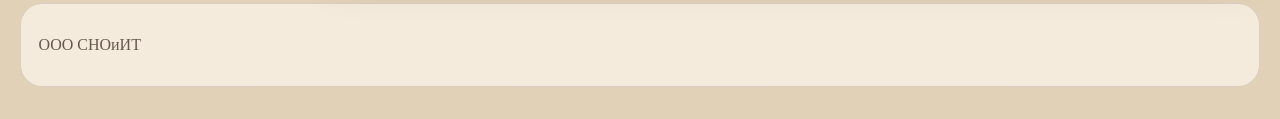
<file: manifest.html>
<!doctype html>
<html lang="ru">
  <head>
    <meta charset="utf-8">
    <meta name="viewport" content="width=device-width, initial-scale=1">
    <title>Итоги развития традиционного воздухоплавания и концепция современного прикладного аэродайвинга (Манифест) | Предприятие СНОиИТ</title>
    <meta name="description" content="Итоги развития традиционного воздухоплавания и концепция современного прикладного аэродайвинга (Манифест)">
    <link rel="icon" href="assets/site/favicon_0.ico">
    <link rel="stylesheet" href="style.css">
  </head>
  <body>
    <a class="skip-link" href="#main-content">Перейти к содержимому</a>
    <header class="site-header">
      <div class="header-inner">
        <div class="brand-row">
          <a class="brand" href="index.html">
            <span class="brand-mark">Предприятие</span>
            <span class="brand-name">СНОиИТ</span>
          </a>
          <div class="brand-note">Системы наземного обеспечения и инновационные технологии</div>
        </div>
        <nav class="top-nav" aria-label="Основная навигация">
          <a href="index.html">СНОиИТ</a>
<a class="active" href="manifest.html">Манифест</a>
<a href="dostup.html">Доступ</a>
<a href="agronom-spirit.html">Агроном-Спирит</a>
<a href="rekvizity.html">Реквизиты</a>
<a href="education-center.html">Образовательный центр</a>
<a href="articles.html">Статьи</a>
        </nav>
      </div>
    </header>
    <main class="layout">
      <aside class="sidebar" aria-label="Разделы сайта">
        <div class="sidebar-card">
          <p class="sidebar-title">Разделы сайта</p>
          <section class="sidebar-group">
<h3>Основное</h3>
<ul>
<li><a href="index.html">СНОиИТ</a></li>
<li><a href="about-snoiit.html">О СНОиИТ</a></li>
<li><a class="active" href="manifest.html">Манифест</a></li>
<li><a href="rekvizity.html">Реквизиты</a></li>
</ul>
</section>
<section class="sidebar-group">
<h3>Проекты</h3>
<ul>
<li><a href="dostup.html">Доступ</a></li>
<li><a href="agronom-spirit.html">Агроном-Спирит</a></li>
<li><a href="education-center.html">Образовательный центр</a></li>
</ul>
</section>
<section class="sidebar-group">
<h3>Статьи</h3>
<ul>
<li><a href="articles.html">Статьи</a></li>
<li><a href="article-mimo.html">MIMO</a></li>
<li><a href="article-subband-detection.html">Субполосное обнаружение</a></li>
</ul>
</section>
        </div>
      </aside>
      <section class="page-card" id="main-content">
        <p class="eyebrow">Предприятие СНОиИТ</p>
        <h1>Итоги развития традиционного воздухоплавания и концепция современного прикладного аэродайвинга (Манифест)</h1>
        
        <article class="prose">
          <h3>ИТОГИ РАЗВИТИЯ ВОЗДУХОПЛАВАНИЯ</h3>
<h3>И КОНЦЕПЦИЯ СОВРЕМЕННОГО АЭРОДАЙВИНГА</h3>
<h3>— МАНИФЕСТ ПРЕДПРИЯТИЯ СНОиИТ —</h3>
<p>Проекты дрейфующих стратостатов Loon, США (2012–21) и полета дирижабля Пекинского университета (2015), — состоялись и закрыты</p>
<p>Опять в ходу — устоявшиеся формы аэродайвинга:</p>
<p>— аттракционы и зонды...</p>
<p>— аэростаты мониторинга, рекламы, связи …</p>
<p>Немало. Но на этом …</p>
<p>Время традиционного воздухоплавания закончено … — 100 лет назад</p>
<h3>Этапы большого пути</h3>
<p>В память о трехвековой истории аэронавтики партнерством СНОиИТ создан уникальный объект — «Высотная платформа дирижабль «НЕОФРОН»</p>
<p>НЕОФРОН — не аппарат. Анимация</p>
<p>Концепт-дирижабль. Объект, — который никогда не будет построен</p>
<p>Это виртуальный мемориал и пособие по дирижаблестроению</p>
<p>Конгломерат традиций воздухоплавания</p>
<p>И тех, — что уже летали</p>
<p>И тех, — которых вообще не было. Хотя, вполне могли быть, — на уровне техники прошлых лет</p>
<p>Концепт использовал то, что было:</p>
<p>— баллонеты и воздушный балласт</p>
<p>— единый термоблок РЭА управления и полезной нагрузки</p>
<p>— электродвигатели и винты–движители</p>
<p>... и то, что могло быть:</p>
<p>— дирижабль вращается и переворачивается</p>
<p>— механически генерирует подъемную силу</p>
<p>— поверхность оболочки — солнечные батареи</p>
<p>— аппарат в движении — генератор электричества</p>
<p>— бортовое управление — «вай-фай» датчики</p>
<p>«Смешная игрушка — ваш Неофрон!» — скажет реальный специалист</p>
<p>Дайверы ушедших веков — шуток не понимают</p>
<p>Чиновники — тем более</p>
<p>И при общении с обоими нам грозит...</p>
<p>... консультация. Бесплатная и беспощадная</p>
<p>И — допрос по всем пунктам</p>
<p>Как в офисе кредитного специалиста</p>
<p>Здесь Неофрон — шанс выжить, — умиротворяющая тема общения</p>
<p>Традициям дайвинга — наше почтение</p>
<p>Что же дальше?..</p>
<p>Стратосферный дирижабль!</p>
<p>Много стратосферных дирижаблей...</p>
<p>Вся стратосфера! От края до края...</p>
<p>И все аппараты — носители РЭА</p>
<p>Это конвертеры и ретрансляторы, — интерфейс связи Земли и Космоса</p>
<p>Космический лазерный луч сам до Земли не «долетит». Затухание... Атмосфера без остатка «растворит» всё его быстродействие и эффективность</p>
<p>Прямая радиотрансляция со спутников в плане эффективности — как известно — в большом долгу</p>
<p>Но выход есть. Сеть стратосферных платформ примет оптический луч и преобразует в волны радиосвязи. Электросвязь свяжет высотные модули и наземных пользователей.</p>
<p>Наземный и орбитальный сегменты сети составят новую глобальную «паутину»</p>
<p>Система обратима. Связь Земля – Космос – Земля — дуплексная</p>
<p>Альянс земного ВОЛС-терабитов и орбитального трафика — будущее интернета</p>
<p>Система доступ к мобильной связи и интернету в удаленных труднодоступных и малонаселенных регионах России — первый шаг в создании стратосферной сети</p>
<p>Высотные модули доставят инфомощь ВОЛС-кабеля из портов Севморпути вглубь континента:</p>
<p>— в поселки и на прииски, на предприятия, ГДК и кочевья оленеводов,</p>
<p>— туда, где пока кормят, не торопясь, и «за дорого», — с «тарелок»: в Арктике, Сибири и на Дальнем Востоке</p>
<p>Новые дирижабли-носители обеспечат «расстановку» ретрансляторов «на материке» и сохранят заданные координаты устойчивой связи</p>
<p>Бродячие стратостаты Loon задачи устойчивой связи не решили</p>
<p>Китайский стратосферник задач вообще не решал. Полетал себе просто. Типа знай наших, Поднебесных</p>
<p>Идем дальше</p>
<p>1.</p>
<p>Новейшему дирижаблю — стабильную связь!</p>
<p>Уже работает. На адаптивных цифровых антенных решетках — АЦАР</p>
<p>2.</p>
<p>Стабильной связи — надежный носитель!</p>
<p>Есть такой. Доставит РЭА в координаты. Удержит расчетную позицию</p>
<p>3.</p>
<p>Надежному носителю — здоровое питание</p>
<p>Энергия Солнца, Земли и Неба. Генерация энергии в движении аппарата</p>
<p>4.</p>
<p>Рабочая эффективность</p>
<p>Материал СВМП. Малый вес. Стабильность формы и управляемости</p>
<h3>СОБСТВЕННО МАНИФЕСТ</h3>
<h3>▼ ▼ ▼ ▼ ▼ ▼ ▼</h3>
<h3>ОСНОВЫ НОВОГО ВОХДУХОПЛАВАНИЯ</h3>
<h3>Адаптивная цифровая антенная решетка — АЦАР</h3>
<p>Эффективная связь и легкий прибор — радость воздухоплавателей</p>
<p>«Ноу хау» проекта № 1</p>
<p>Направленная генерация лучей связи не требует гиростабилизации</p>
<p>Минимальная мощность потребления при высокой энергии сигнала</p>
<h3>Скороподъемность —***<strong>de</strong>**<strong>rerum</strong>**<strong>natura</strong>***новой аэронавтики</h3>
<p>«Ноу хау» — № 2</p>
<p>Увеличение подъемной силы — работа систем по спецалгоритму</p>
<p>Аналоги широко распространены в живой природе планеты</p>
<h3>Энергетика</h3>
<p>Энергия Земли и Неба и Солнца</p>
<p>Терморегуляция и внутренняя конвекция</p>
<p>Батареи. Солнечные и аккумуляторные</p>
<p>Энергия «из воздуха»</p>
<p>Забытая практика Николы Теслы?.. Или конструкторы — молодцы?</p>
<h3>ВСЁ! — ПОЛЕТЕЛИ</h3>
<h3>ДА ЗДАВСТВУЕТ НОВОЕ РОССИЙСКОЕ ВОЗДУХОПЛАВАНИЕ**<strong>!</strong>**!</h3>
<p>ООО СНОиИТ</p>
<p>Коллектив и гендиректор Павел Федоров (968) 849 26 10 — <a href="mailto:snoiit.fedorov@gmail.com">snoiit.fedorov@gmail.com</a> — <a href="mailto:snoiit.fedorov@gmail.com">snoiit.ru</a></p>
        </article>
      </section>
    </main>
    <footer class="site-footer">
      <div class="footer-card">
        <p>ООО СНОиИТ</p>
      </div>
    </footer>
  </body>
</html>
</file>
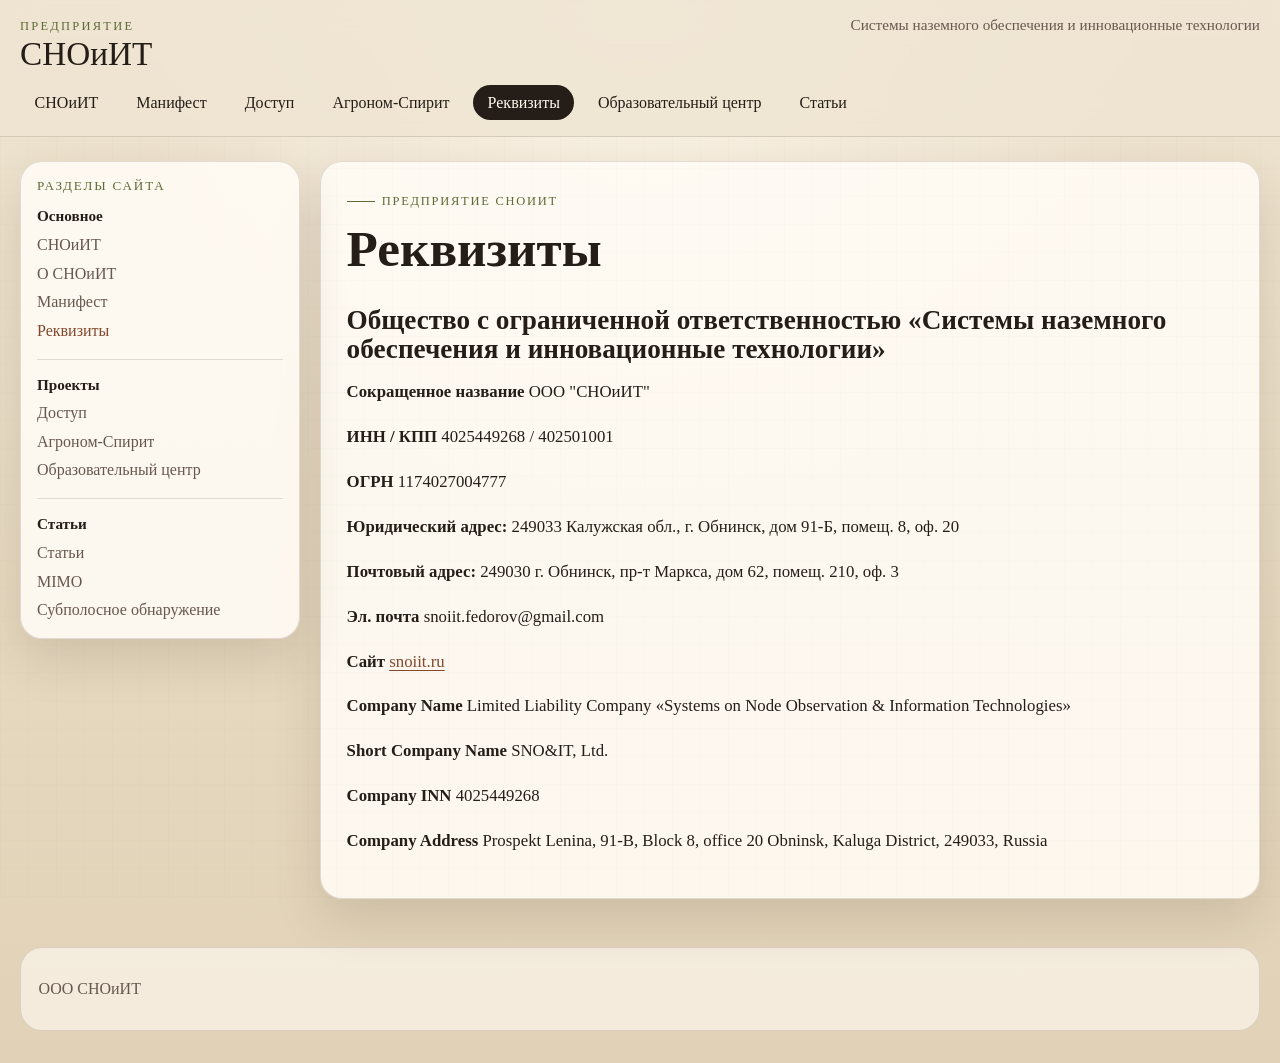
<file: rekvizity.html>
<!doctype html>
<html lang="ru">
  <head>
    <meta charset="utf-8">
    <meta name="viewport" content="width=device-width, initial-scale=1">
    <title>Реквизиты | Предприятие СНОиИТ</title>
    <meta name="description" content="Реквизиты">
    <link rel="icon" href="assets/site/favicon_0.ico">
    <link rel="stylesheet" href="style.css">
  </head>
  <body>
    <a class="skip-link" href="#main-content">Перейти к содержимому</a>
    <header class="site-header">
      <div class="header-inner">
        <div class="brand-row">
          <a class="brand" href="index.html">
            <span class="brand-mark">Предприятие</span>
            <span class="brand-name">СНОиИТ</span>
          </a>
          <div class="brand-note">Системы наземного обеспечения и инновационные технологии</div>
        </div>
        <nav class="top-nav" aria-label="Основная навигация">
          <a href="index.html">СНОиИТ</a>
<a href="manifest.html">Манифест</a>
<a href="dostup.html">Доступ</a>
<a href="agronom-spirit.html">Агроном-Спирит</a>
<a class="active" href="rekvizity.html">Реквизиты</a>
<a href="education-center.html">Образовательный центр</a>
<a href="articles.html">Статьи</a>
        </nav>
      </div>
    </header>
    <main class="layout">
      <aside class="sidebar" aria-label="Разделы сайта">
        <div class="sidebar-card">
          <p class="sidebar-title">Разделы сайта</p>
          <section class="sidebar-group">
<h3>Основное</h3>
<ul>
<li><a href="index.html">СНОиИТ</a></li>
<li><a href="about-snoiit.html">О СНОиИТ</a></li>
<li><a href="manifest.html">Манифест</a></li>
<li><a class="active" href="rekvizity.html">Реквизиты</a></li>
</ul>
</section>
<section class="sidebar-group">
<h3>Проекты</h3>
<ul>
<li><a href="dostup.html">Доступ</a></li>
<li><a href="agronom-spirit.html">Агроном-Спирит</a></li>
<li><a href="education-center.html">Образовательный центр</a></li>
</ul>
</section>
<section class="sidebar-group">
<h3>Статьи</h3>
<ul>
<li><a href="articles.html">Статьи</a></li>
<li><a href="article-mimo.html">MIMO</a></li>
<li><a href="article-subband-detection.html">Субполосное обнаружение</a></li>
</ul>
</section>
        </div>
      </aside>
      <section class="page-card" id="main-content">
        <p class="eyebrow">Предприятие СНОиИТ</p>
        <h1>Реквизиты</h1>
        
        <article class="prose">
          <h2>Общество с ограниченной ответственностью «Системы наземного обеспечения и инновационные технологии»</h2>
<p><strong>Сокращенное название</strong> ООО &quot;СНОиИТ&quot;</p>
<p><strong>ИНН / КПП</strong> 4025449268 / 402501001</p>
<p><strong>ОГРН</strong> 1174027004777</p>
<p><strong>Юридический адрес:</strong> 249033 Калужская обл., г. Обнинск, дом 91-Б, помещ. 8, оф. 20</p>
<p><strong>Почтовый адрес:</strong> 249030 г. Обнинск, пр-т Маркса, дом 62, помещ. 210, оф. 3</p>
<p><strong>Эл. почта</strong> snoiit.fedorov@gmail.com</p>
<p><strong>Сайт</strong> <a href="index.html">snoiit.ru</a></p>
<p><strong>Company Name</strong> Limited Liability Company «Systems on Node Observation &amp; Information Technologies»</p>
<p><strong>Short Company Name</strong> SNO&amp;IT, Ltd.</p>
<p><strong>Company INN</strong> 4025449268</p>
<p><strong>Company Address</strong> Prospekt Lenina, 91-B, Block 8, office 20 Obninsk, Kaluga District, 249033, Russia</p>
        </article>
      </section>
    </main>
    <footer class="site-footer">
      <div class="footer-card">
        <p>ООО СНОиИТ</p>
      </div>
    </footer>
  </body>
</html>
</file>
<file: style.css>
:root {
  --bg: #e9dec9;
  --bg-soft: #f4eddd;
  --paper: rgba(255, 251, 244, 0.9);
  --paper-strong: #fffaf0;
  --ink: #251d18;
  --muted: #67584f;
  --line: rgba(56, 43, 34, 0.14);
  --accent: #5e6b37;
  --accent-strong: #83472c;
  --shadow: 0 20px 50px rgba(64, 44, 27, 0.14);
  --radius: 22px;
}

* {
  box-sizing: border-box;
}

html {
  scroll-behavior: smooth;
}

body {
  margin: 0;
  color: var(--ink);
  font-family: "Iowan Old Style", "Palatino Linotype", "Book Antiqua", "URW Palladio L", serif;
  background:
    radial-gradient(circle at top, rgba(255, 248, 237, 0.82), transparent 32rem),
    linear-gradient(180deg, #efe5d2 0%, #e7dac1 52%, #e1d2b7 100%);
  min-height: 100vh;
}

body::before {
  content: "";
  position: fixed;
  inset: 0;
  pointer-events: none;
  opacity: 0.3;
  background-image:
    linear-gradient(rgba(94, 107, 55, 0.04) 1px, transparent 1px),
    linear-gradient(90deg, rgba(94, 107, 55, 0.04) 1px, transparent 1px);
  background-size: 28px 28px;
}

a {
  color: var(--accent-strong);
  text-decoration-thickness: 0.08em;
  text-underline-offset: 0.18em;
}

a:hover {
  color: var(--accent);
}

.skip-link {
  position: absolute;
  left: -9999px;
  top: 0;
}

.skip-link:focus {
  left: 1rem;
  top: 1rem;
  z-index: 10;
  padding: 0.75rem 1rem;
  background: var(--paper-strong);
  border-radius: 999px;
}

.site-header {
  position: sticky;
  top: 0;
  z-index: 5;
  backdrop-filter: blur(18px);
  background: rgba(239, 229, 210, 0.86);
  border-bottom: 1px solid var(--line);
}

.header-inner {
  max-width: 1320px;
  margin: 0 auto;
  padding: 1rem 1.25rem;
  display: grid;
  gap: 1rem;
}

.brand-row {
  display: flex;
  flex-wrap: wrap;
  align-items: baseline;
  justify-content: space-between;
  gap: 0.75rem;
}

.brand {
  color: inherit;
  text-decoration: none;
}

.brand-mark {
  display: block;
  font-size: 0.78rem;
  letter-spacing: 0.18em;
  text-transform: uppercase;
  color: var(--accent);
  margin-bottom: 0.22rem;
}

.brand-name {
  display: block;
  font-size: clamp(1.5rem, 2.6vw, 2.25rem);
  line-height: 0.95;
}

.brand-note {
  color: var(--muted);
  font-size: 0.95rem;
}

.top-nav {
  display: flex;
  flex-wrap: wrap;
  gap: 0.55rem;
}

.top-nav a {
  display: inline-flex;
  align-items: center;
  min-height: 2.2rem;
  padding: 0.45rem 0.85rem;
  border-radius: 999px;
  border: 1px solid transparent;
  color: var(--ink);
  text-decoration: none;
  transition: transform 180ms ease, border-color 180ms ease, background-color 180ms ease;
}

.top-nav a:hover {
  transform: translateY(-1px);
  border-color: var(--line);
  background: rgba(255, 255, 255, 0.42);
}

.top-nav a.active {
  background: var(--ink);
  color: var(--paper-strong);
}

.layout {
  max-width: 1320px;
  margin: 0 auto;
  padding: 1.5rem 1.25rem 3rem;
  display: grid;
  grid-template-columns: 280px minmax(0, 1fr);
  gap: 1.25rem;
}

.sidebar {
  position: sticky;
  top: 8.6rem;
  align-self: start;
}

.sidebar-card,
.page-card {
  background: var(--paper);
  border: 1px solid var(--line);
  border-radius: var(--radius);
  box-shadow: var(--shadow);
}

.sidebar-card {
  padding: 1rem;
}

.sidebar-card + .sidebar-card {
  margin-top: 1rem;
}

.sidebar-title {
  margin: 0 0 0.8rem;
  font-size: 0.82rem;
  letter-spacing: 0.14em;
  text-transform: uppercase;
  color: var(--accent);
}

.sidebar-group + .sidebar-group {
  margin-top: 1rem;
  padding-top: 1rem;
  border-top: 1px solid var(--line);
}

.sidebar-group h3 {
  margin: 0 0 0.5rem;
  font-size: 0.95rem;
}

.sidebar-group ul {
  list-style: none;
  margin: 0;
  padding: 0;
  display: grid;
  gap: 0.3rem;
}

.sidebar-group a {
  display: block;
  color: var(--muted);
  text-decoration: none;
  padding: 0.18rem 0;
}

.sidebar-group a.active,
.sidebar-group a:hover {
  color: var(--accent-strong);
}

.page-card {
  padding: clamp(1.25rem, 2vw, 2rem);
  animation: rise-in 420ms ease;
}

.eyebrow {
  display: inline-flex;
  align-items: center;
  gap: 0.45rem;
  margin: 0 0 1rem;
  color: var(--accent);
  letter-spacing: 0.14em;
  text-transform: uppercase;
  font-size: 0.78rem;
}

.eyebrow::before {
  content: "";
  width: 1.75rem;
  height: 1px;
  background: currentColor;
}

.page-card h1 {
  margin: 0;
  font-size: clamp(2rem, 4vw, 3.3rem);
  line-height: 0.95;
}

.source-grid {
  margin-top: 1.25rem;
  display: grid;
  grid-template-columns: repeat(auto-fit, minmax(200px, 1fr));
  gap: 0.75rem;
}

.source-item {
  background: rgba(255, 255, 255, 0.48);
  border: 1px solid var(--line);
  border-radius: 18px;
  padding: 0.85rem 0.95rem;
}

.source-item dt {
  margin: 0 0 0.25rem;
  font-size: 0.75rem;
  text-transform: uppercase;
  letter-spacing: 0.12em;
  color: var(--muted);
}

.source-item dd {
  margin: 0;
  word-break: break-word;
}

.missing-note {
  margin-top: 1rem;
  padding: 0.9rem 1rem;
  border-left: 4px solid var(--accent-strong);
  background: rgba(131, 71, 44, 0.08);
  border-radius: 16px;
}

.prose {
  margin-top: 1.5rem;
  font-size: 1.05rem;
  line-height: 1.72;
}

.prose h2,
.prose h3 {
  line-height: 1.1;
  margin: 2rem 0 0.8rem;
}

.prose h2 {
  font-size: 1.7rem;
}

.prose h3 {
  font-size: 1.2rem;
  color: var(--accent-strong);
}

.prose p {
  margin: 0 0 1rem;
}

.prose p.caption {
  font-size: 0.92rem;
  color: var(--muted);
  margin-top: -0.25rem;
}

.prose figure {
  margin: 1.4rem 0 1rem;
}

.prose img {
  display: block;
  max-width: 100%;
  height: auto;
  border-radius: 18px;
  border: 1px solid var(--line);
  box-shadow: 0 16px 32px rgba(62, 46, 34, 0.13);
  background: var(--paper-strong);
}

.prose ul,
.prose ol {
  margin: 0 0 1.25rem 1.4rem;
  padding: 0;
}

.prose li + li {
  margin-top: 0.35rem;
}

.cards {
  margin-top: 2rem;
}

.cards-grid {
  display: grid;
  grid-template-columns: repeat(auto-fit, minmax(220px, 1fr));
  gap: 0.9rem;
}

.mini-card {
  display: block;
  text-decoration: none;
  color: inherit;
  background: rgba(255, 255, 255, 0.52);
  border: 1px solid var(--line);
  border-radius: 18px;
  padding: 0.95rem 1rem;
  transition: transform 180ms ease, border-color 180ms ease, background-color 180ms ease;
}

.mini-card:hover {
  transform: translateY(-2px);
  border-color: rgba(131, 71, 44, 0.26);
  background: rgba(255, 255, 255, 0.74);
}

.mini-card span {
  display: block;
}

.mini-card .kicker {
  color: var(--accent);
  text-transform: uppercase;
  letter-spacing: 0.12em;
  font-size: 0.75rem;
  margin-bottom: 0.4rem;
}

.mini-card .title {
  font-size: 1.02rem;
  line-height: 1.25;
}

.site-footer {
  max-width: 1320px;
  margin: 0 auto;
  padding: 0 1.25rem 2rem;
  color: var(--muted);
}

.footer-card {
  background: rgba(255, 251, 244, 0.62);
  border: 1px solid var(--line);
  border-radius: var(--radius);
  padding: 1rem 1.1rem;
}

@keyframes rise-in {
  from {
    opacity: 0;
    transform: translateY(12px);
  }
  to {
    opacity: 1;
    transform: translateY(0);
  }
}

@media (max-width: 980px) {
  .layout {
    grid-template-columns: 1fr;
  }

  .sidebar {
    position: static;
  }
}

@media (max-width: 640px) {
  .header-inner,
  .layout,
  .site-footer {
    padding-left: 0.9rem;
    padding-right: 0.9rem;
  }

  .top-nav {
    overflow-x: auto;
    padding-bottom: 0.2rem;
    flex-wrap: nowrap;
  }
}
</file>
